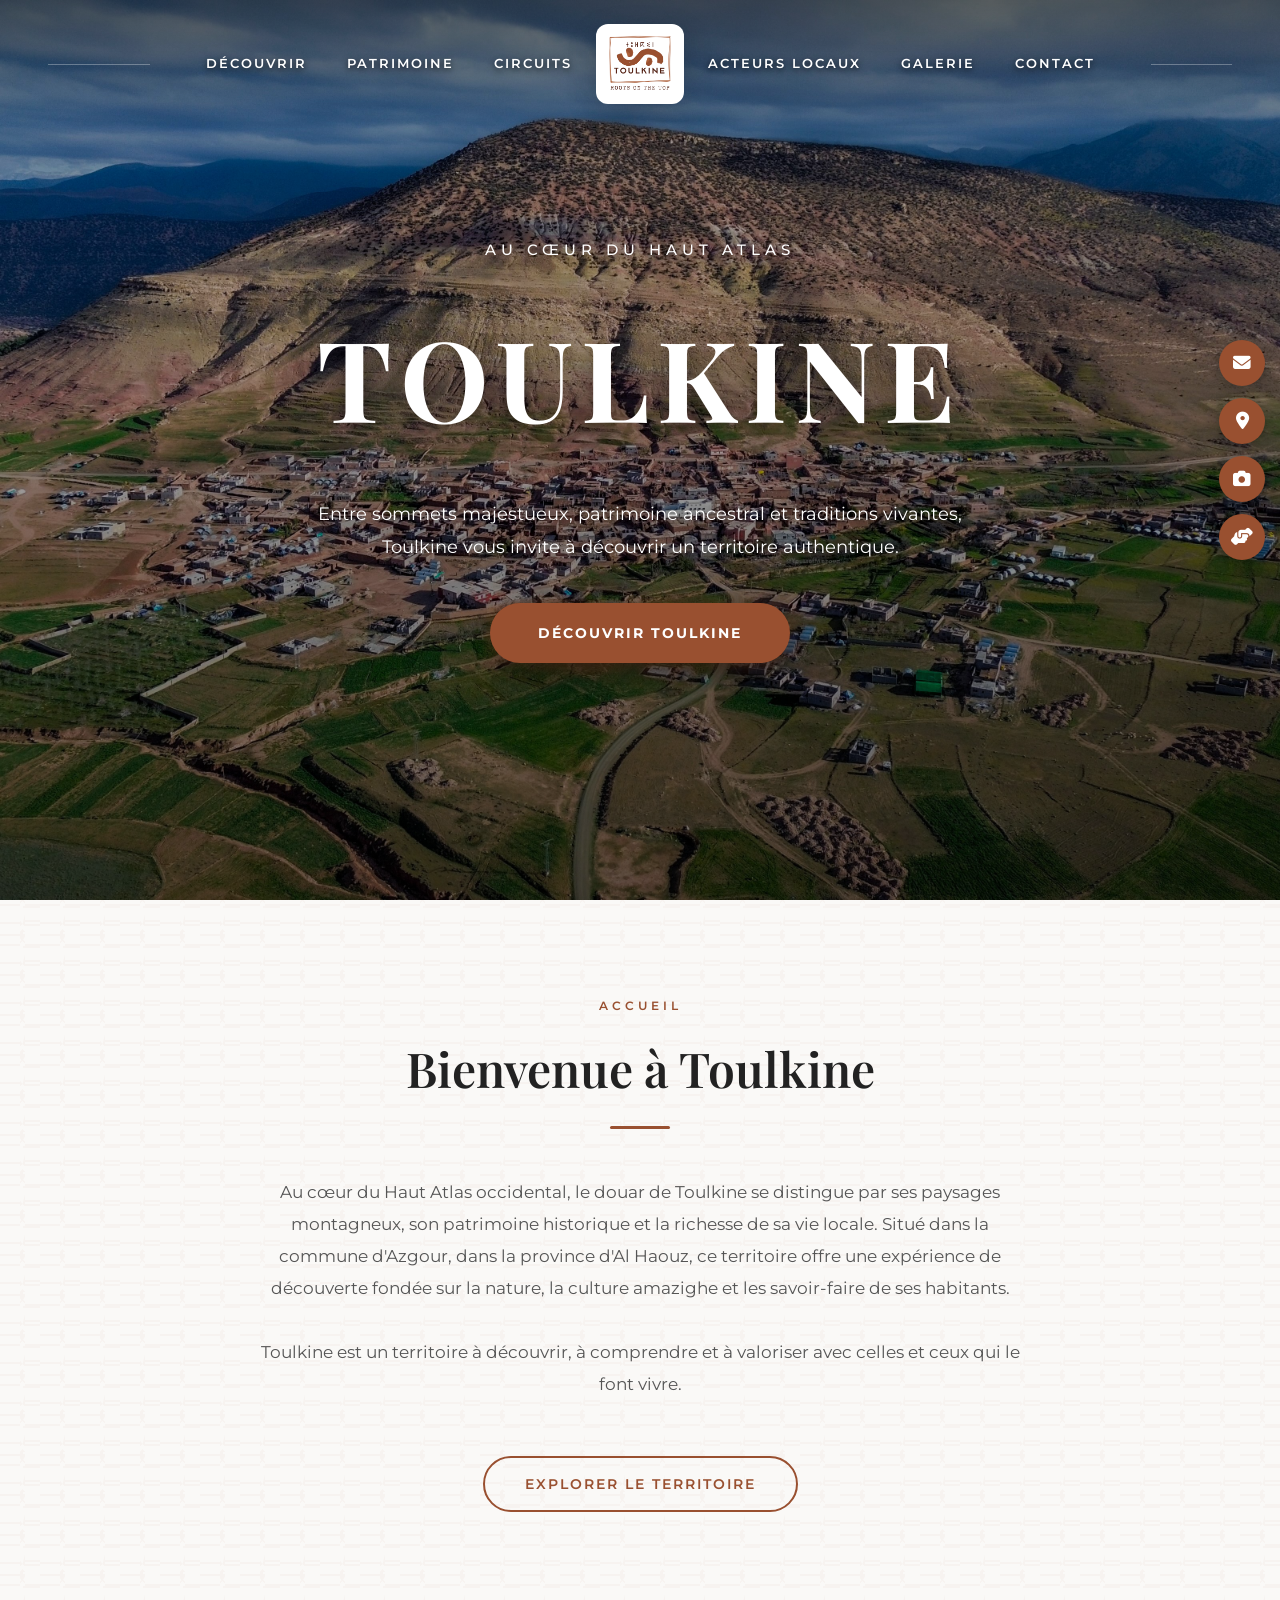
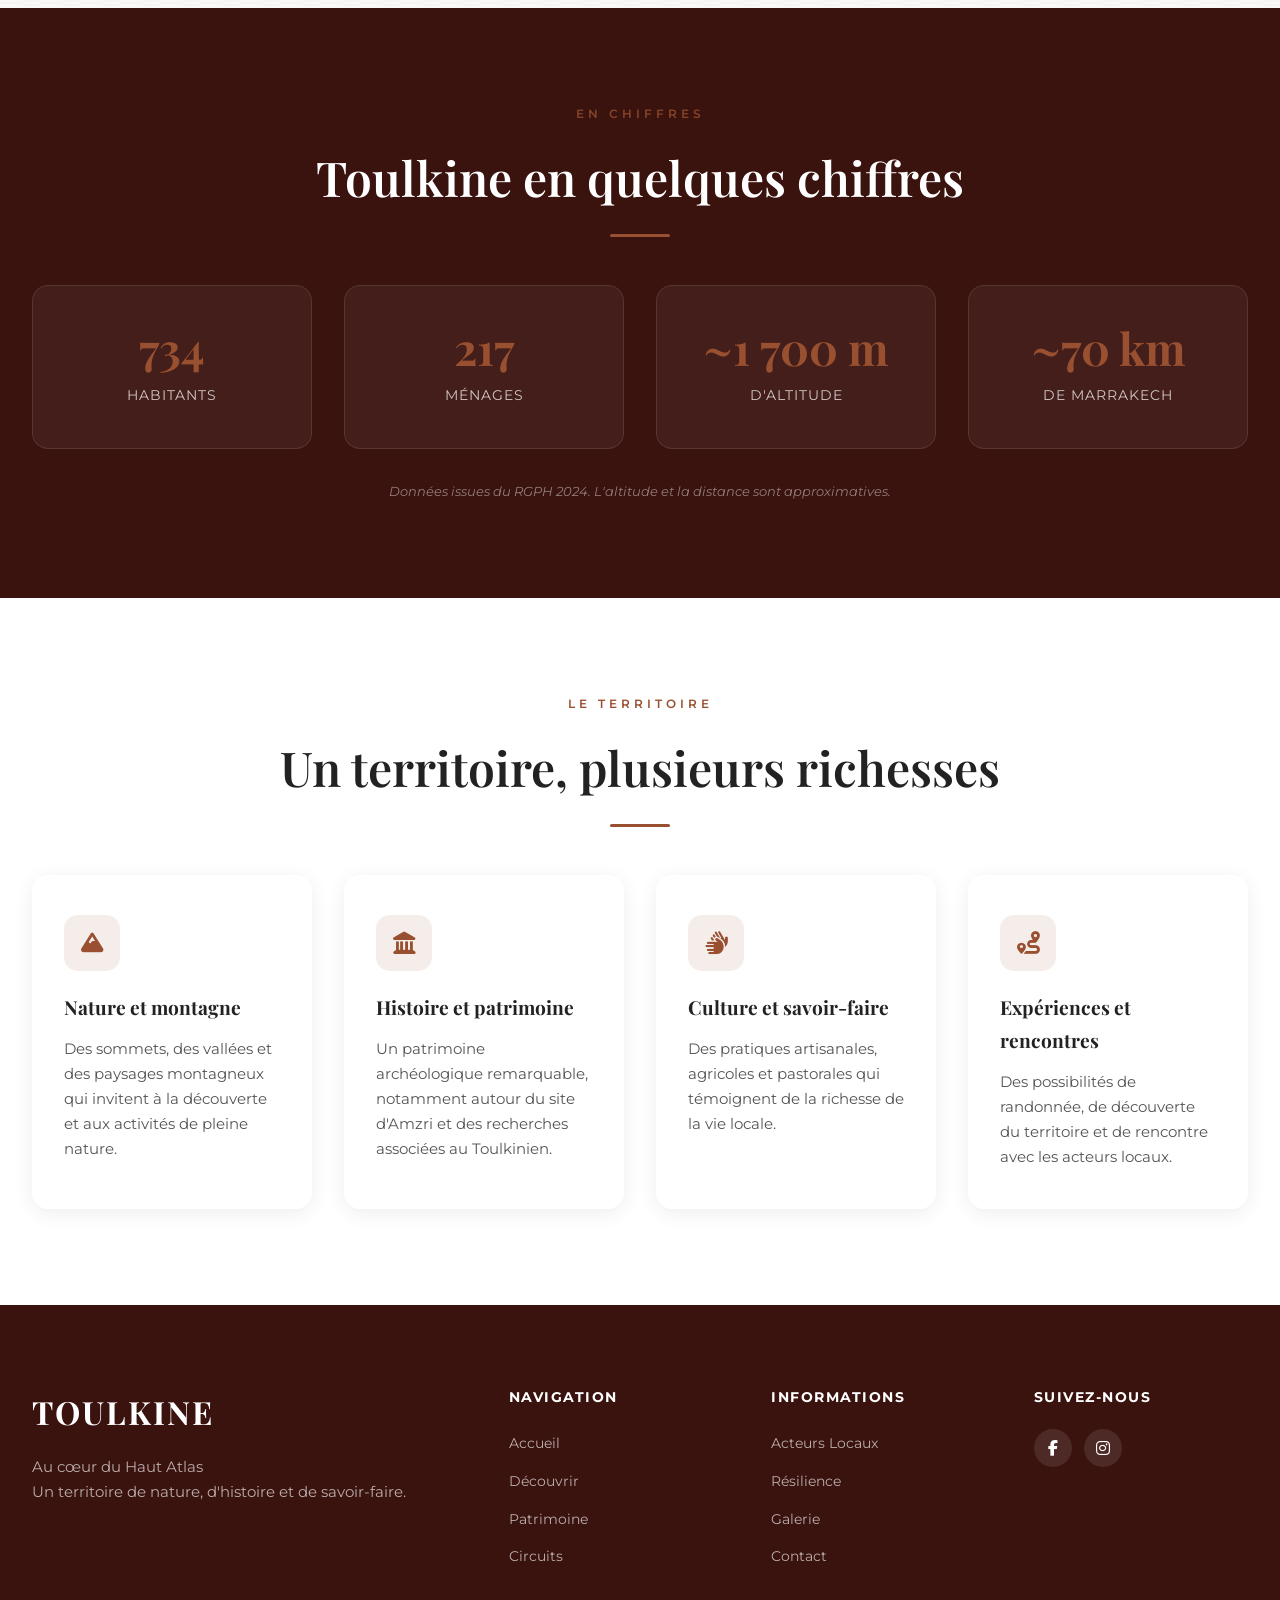
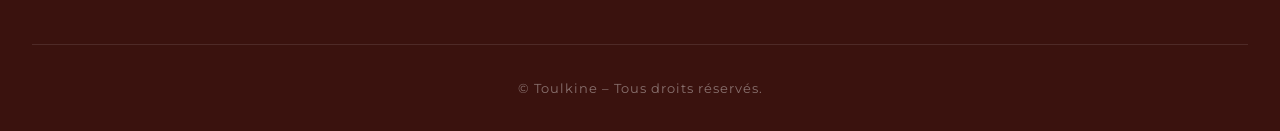
<file: index.html>
<!DOCTYPE html>
<html lang="fr">
<head>
    <meta charset="UTF-8">
    <meta name="viewport" content="width=device-width, initial-scale=1.0">
    <title>Toulkine – Au cœur du Haut Atlas</title>
    <link rel="stylesheet" href="css/style.css?v=13">
    <link rel="stylesheet" href="https://cdnjs.cloudflare.com/ajax/libs/font-awesome/6.4.0/css/all.min.css">
</head>
<body>

    <!-- HEADER -->
    <header id="main-header">
        <div class="menu-toggle" id="mobile-menu"><i class="fas fa-bars"></i></div>
        <div class="header-content">
            <nav class="nav-left">
                <hr class="nav-line">
                <a href="decouvrir.html">Découvrir</a>
                <a href="patrimoine.html">Patrimoine</a>
                <a href="circuits.html">Circuits</a>
            </nav>
            <div class="logo-center">
                <a href="index.html"><img src="images/logo.png" alt="Logo Toulkine"></a>
            </div>
            <nav class="nav-right">
                <a href="acteurs.html">Acteurs Locaux</a>
                <a href="gallery.html">Galerie</a>
                <a href="contact.html">Contact</a>
                <hr class="nav-line">
            </nav>
        </div>
    </header>

    <!-- SIDE MENU -->
    <div class="side-menu">
        <a href="contact.html" title="Contact"><i class="fas fa-envelope"></i></a>
        <a href="contact.html" title="Localisation"><i class="fas fa-map-marker-alt"></i></a>
        <a href="gallery.html" title="Galerie"><i class="fas fa-camera"></i></a>
        <a href="acteurs.html" title="Coopératives"><i class="fas fa-hands-helping"></i></a>
    </div>

    <main>

        <!-- HERO -->
        <section class="hero">
            <div class="hero-content">
                <p class="hero-eyebrow">Au cœur du Haut Atlas</p>
                <h1>TOULKINE</h1>
                <p class="hero-subtitle">Entre sommets majestueux, patrimoine ancestral et traditions vivantes, Toulkine vous invite à découvrir un territoire authentique.</p>
                <a href="decouvrir.html" class="hero-btn">DÉCOUVRIR TOULKINE</a>
            </div>
        </section>

        <!-- BIENVENUE -->
        <section class="section-full pattern-bg">
            <div class="container">
                <div class="intro-block">
                    <span class="section-label">Accueil</span>
                    <h2 class="section-title">Bienvenue à Toulkine</h2>
                    <p class="lead-text">Au cœur du Haut Atlas occidental, le douar de Toulkine se distingue par ses paysages montagneux, son patrimoine historique et la richesse de sa vie locale. Situé dans la commune d'Azgour, dans la province d'Al Haouz, ce territoire offre une expérience de découverte fondée sur la nature, la culture amazighe et les savoir-faire de ses habitants.</p>
                    <p class="lead-text">Toulkine est un territoire à découvrir, à comprendre et à valoriser avec celles et ceux qui le font vivre.</p>
                    <a href="decouvrir.html" class="btn-outline">Explorer le territoire</a>
                </div>
            </div>
        </section>

        <!-- CHIFFRES -->
        <section class="section-full section-dark">
            <div class="container">
                <span class="section-label light">En chiffres</span>
                <h2 class="section-title light">Toulkine en quelques chiffres</h2>
                <div class="stats-grid">
                    <div class="stat-card">
                        <span class="stat-number">734</span>
                        <span class="stat-label">habitants</span>
                    </div>
                    <div class="stat-card">
                        <span class="stat-number">217</span>
                        <span class="stat-label">ménages</span>
                    </div>
                    <div class="stat-card">
                        <span class="stat-number">~1 700 m</span>
                        <span class="stat-label">d'altitude</span>
                    </div>
                    <div class="stat-card">
                        <span class="stat-number">~70 km</span>
                        <span class="stat-label">de Marrakech</span>
                    </div>
                </div>
                <p class="stats-note">Données issues du RGPH 2024. L'altitude et la distance sont approximatives.</p>
            </div>
        </section>

        <!-- RICHESSES -->
        <section class="section-full">
            <div class="container">
                <span class="section-label">Le territoire</span>
                <h2 class="section-title">Un territoire, plusieurs richesses</h2>
                <div class="richesses-grid">
                    <a href="decouvrir.html" class="richesse-card">
                        <div class="richesse-icon"><i class="fas fa-mountain"></i></div>
                        <h3>Nature et montagne</h3>
                        <p>Des sommets, des vallées et des paysages montagneux qui invitent à la découverte et aux activités de pleine nature.</p>
                    </a>
                    <a href="patrimoine.html" class="richesse-card">
                        <div class="richesse-icon"><i class="fas fa-landmark"></i></div>
                        <h3>Histoire et patrimoine</h3>
                        <p>Un patrimoine archéologique remarquable, notamment autour du site d'Amzri et des recherches associées au Toulkinien.</p>
                    </a>
                    <a href="acteurs.html" class="richesse-card">
                        <div class="richesse-icon"><i class="fas fa-hands"></i></div>
                        <h3>Culture et savoir-faire</h3>
                        <p>Des pratiques artisanales, agricoles et pastorales qui témoignent de la richesse de la vie locale.</p>
                    </a>
                    <a href="circuits.html" class="richesse-card">
                        <div class="richesse-icon"><i class="fas fa-route"></i></div>
                        <h3>Expériences et rencontres</h3>
                        <p>Des possibilités de randonnée, de découverte du territoire et de rencontre avec les acteurs locaux.</p>
                    </a>
                </div>
            </div>
        </section>

    </main>

    <!-- FOOTER -->
    <footer class="site-footer">
        <div class="footer-container">
            <div class="footer-brand">
                <h2 class="footer-logo">TOULKINE</h2>
                <p>Au cœur du Haut Atlas<br>Un territoire de nature, d'histoire et de savoir-faire.</p>
            </div>
            <div class="footer-links">
                <h3>Navigation</h3>
                <ul>
                    <li><a href="index.html">Accueil</a></li>
                    <li><a href="decouvrir.html">Découvrir</a></li>
                    <li><a href="patrimoine.html">Patrimoine</a></li>
                    <li><a href="circuits.html">Circuits</a></li>
                </ul>
            </div>
            <div class="footer-links">
                <h3>Informations</h3>
                <ul>
                    <li><a href="acteurs.html">Acteurs Locaux</a></li>
                    <li><a href="resilience.html">Résilience</a></li>
                    <li><a href="gallery.html">Galerie</a></li>
                    <li><a href="contact.html">Contact</a></li>
                </ul>
            </div>
            <div class="footer-social">
                <h3>Suivez-nous</h3>
                <div class="social-icons">
                    <a href="#"><i class="fab fa-facebook-f"></i></a>
                    <a href="#"><i class="fab fa-instagram"></i></a>
                </div>
            </div>
        </div>
        <div class="footer-bottom">
            <p>&copy; Toulkine – Tous droits réservés.</p>
        </div>
    </footer>

    <script src="js/script.js"></script>
</body>
</html>
</file>
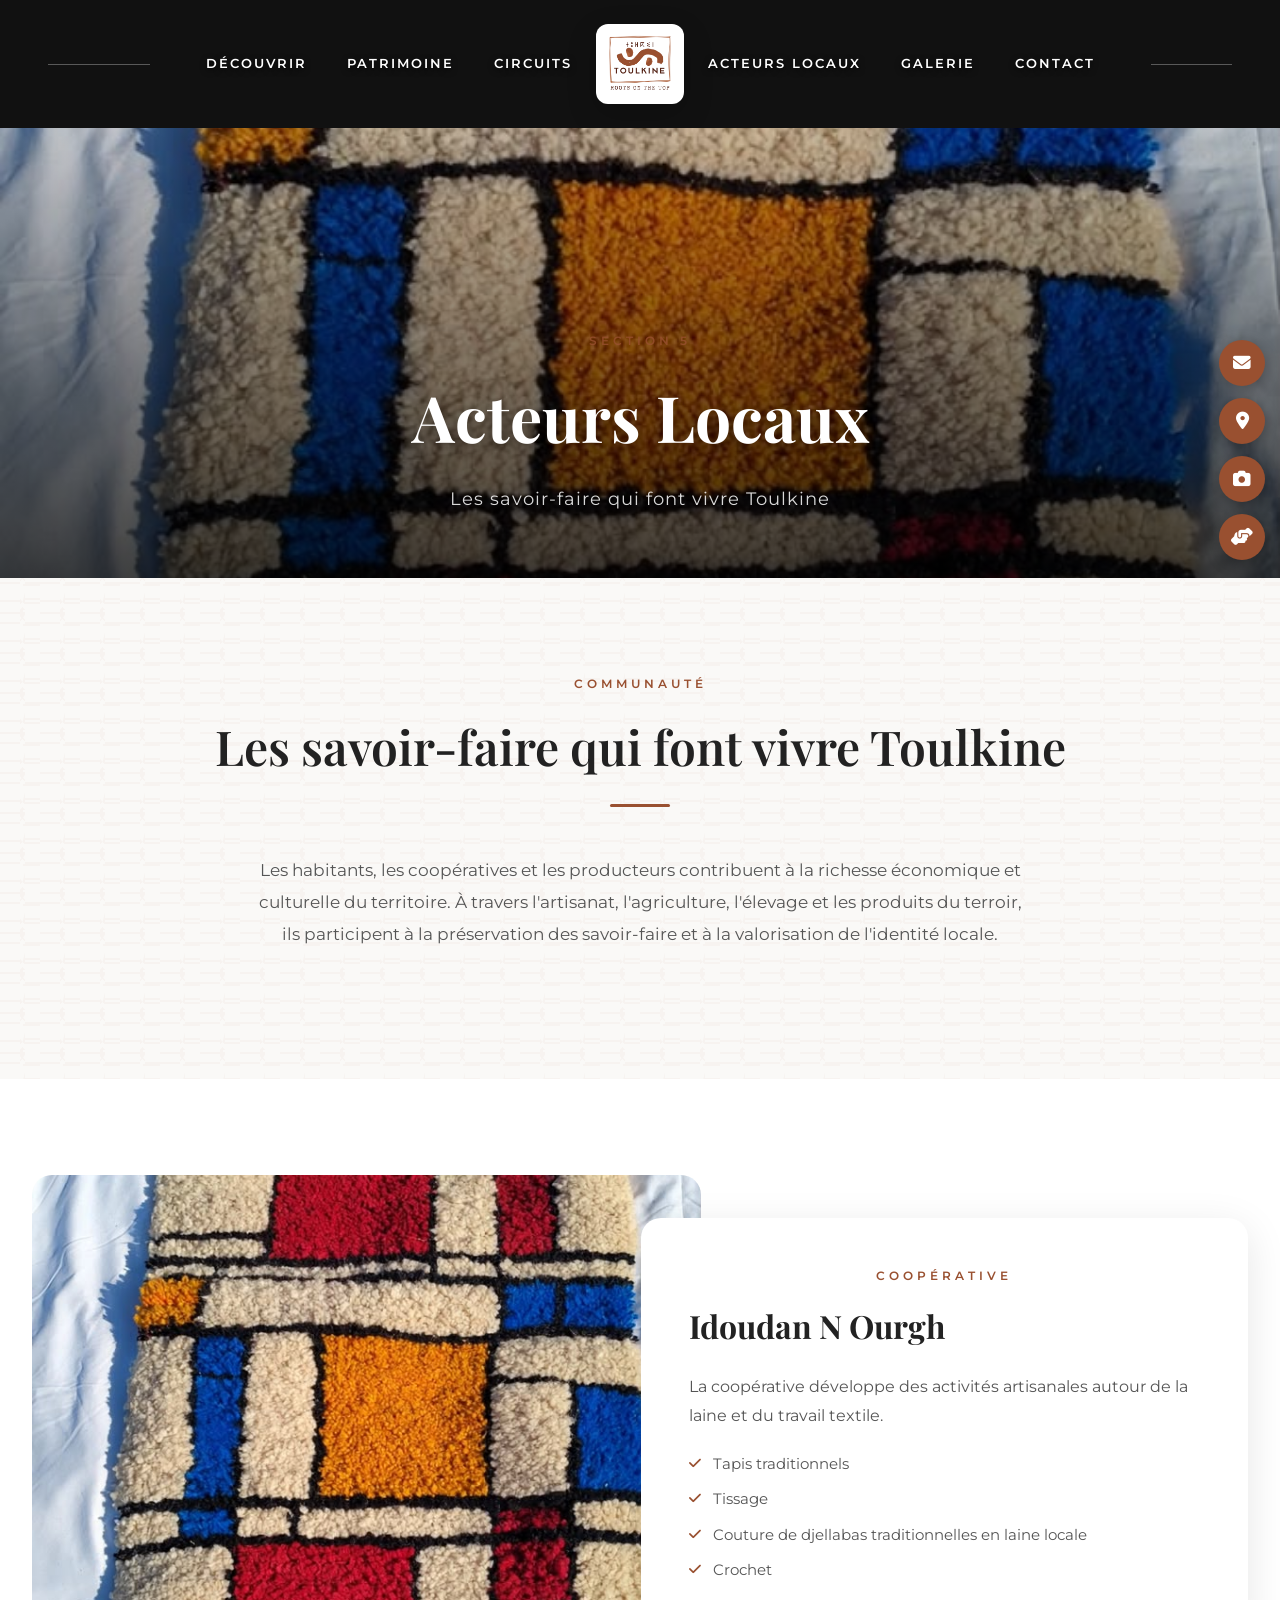
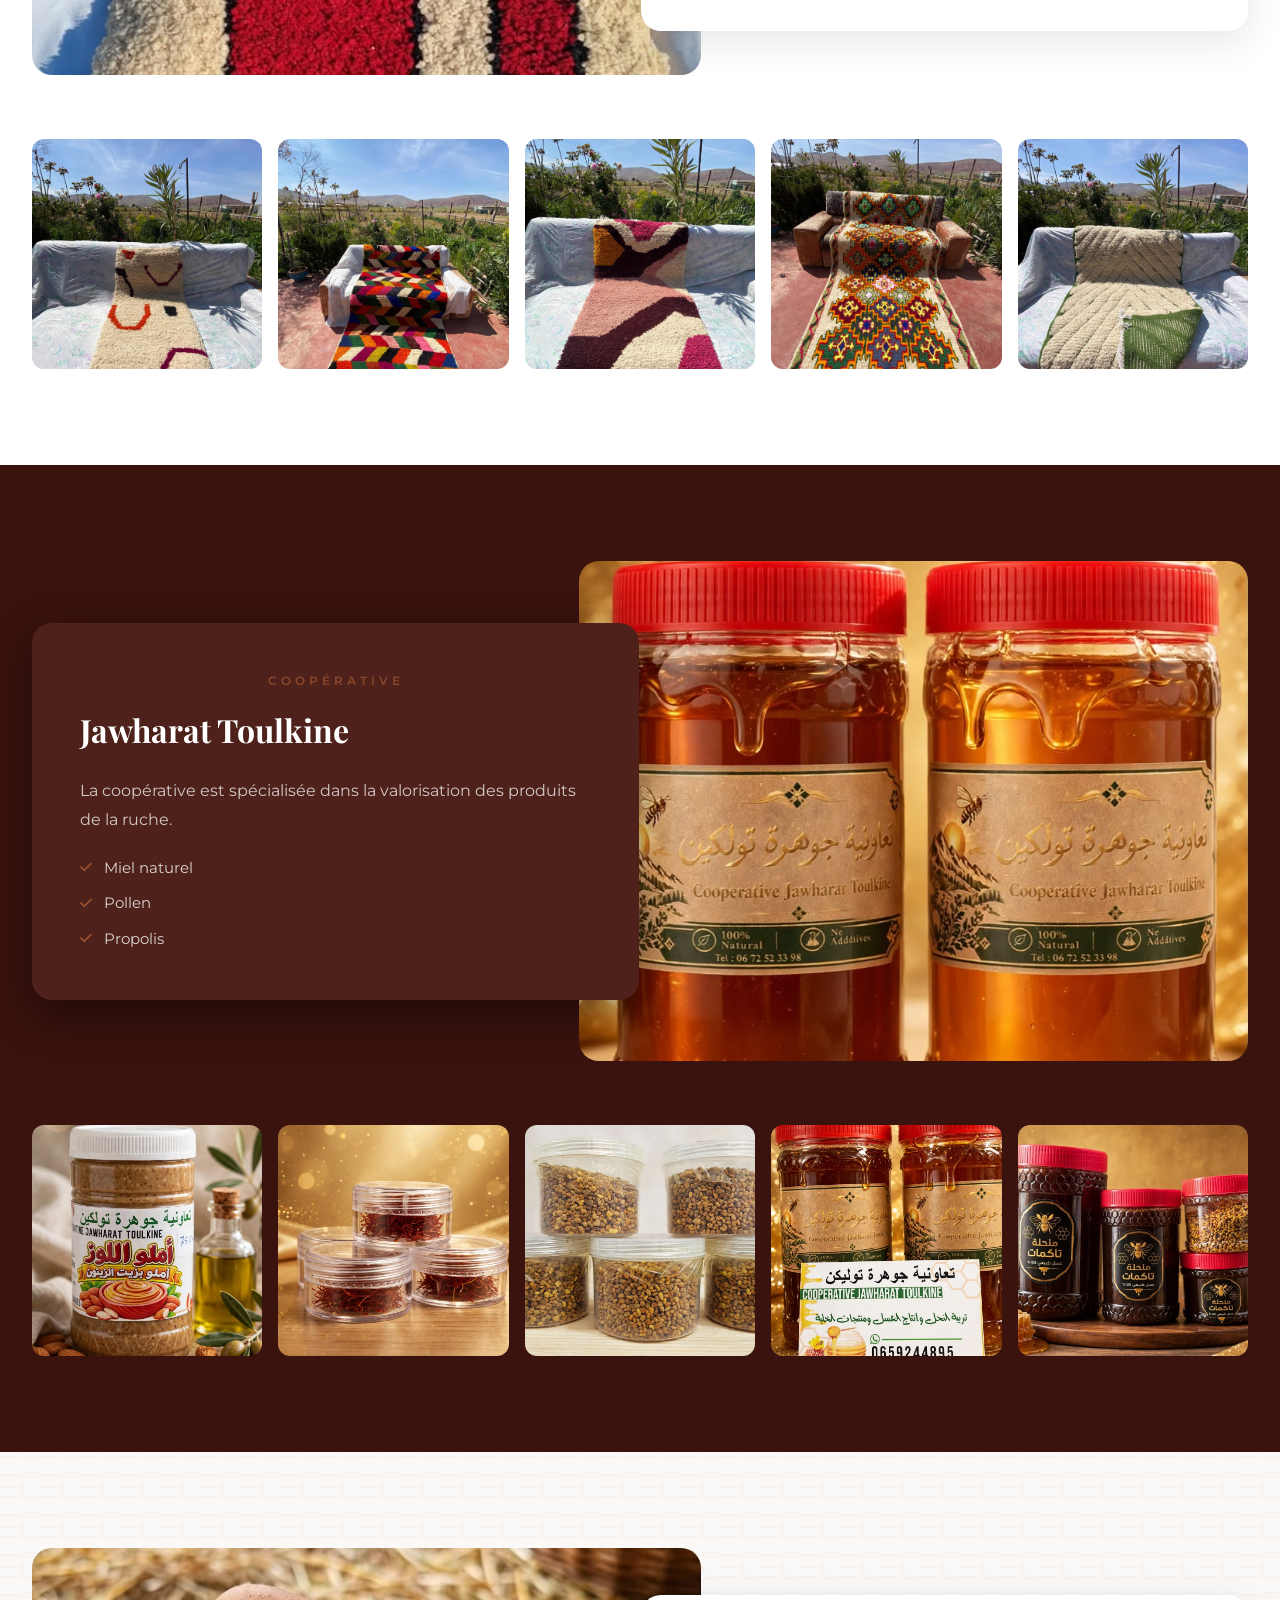
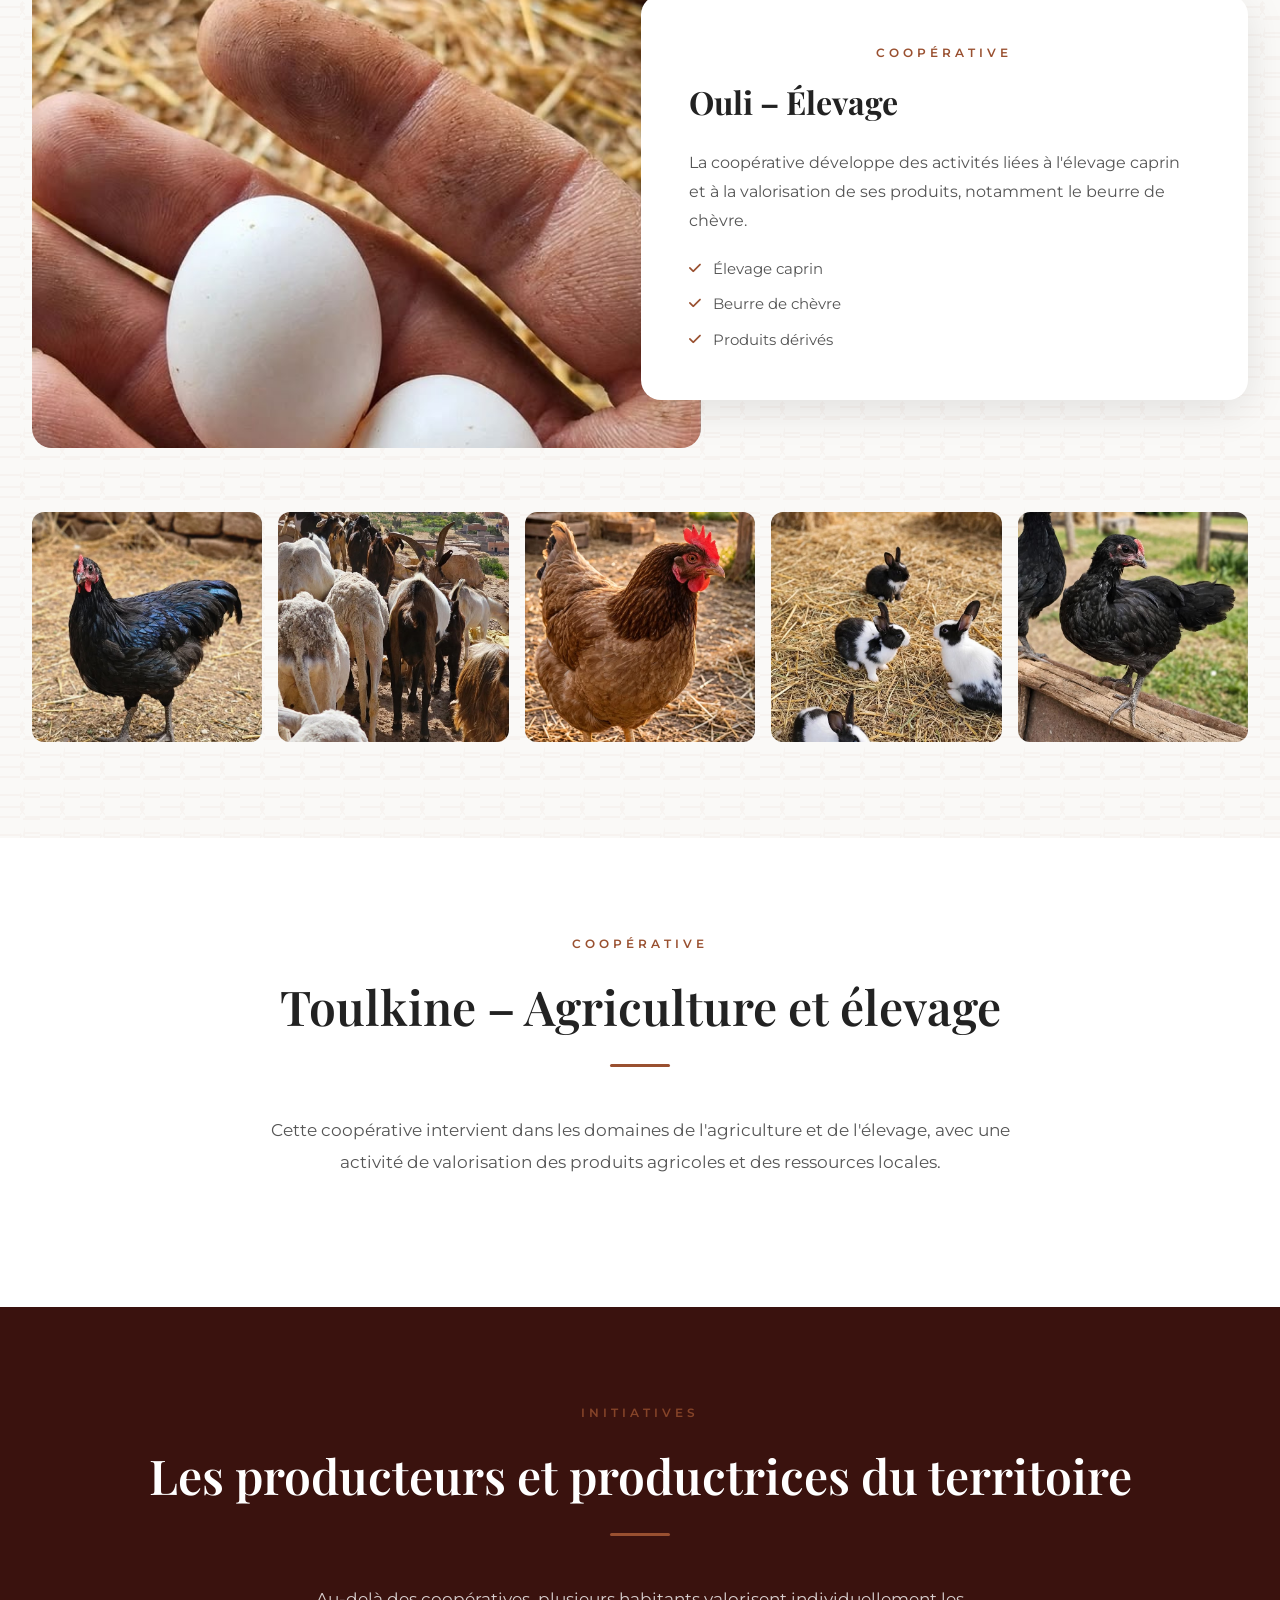
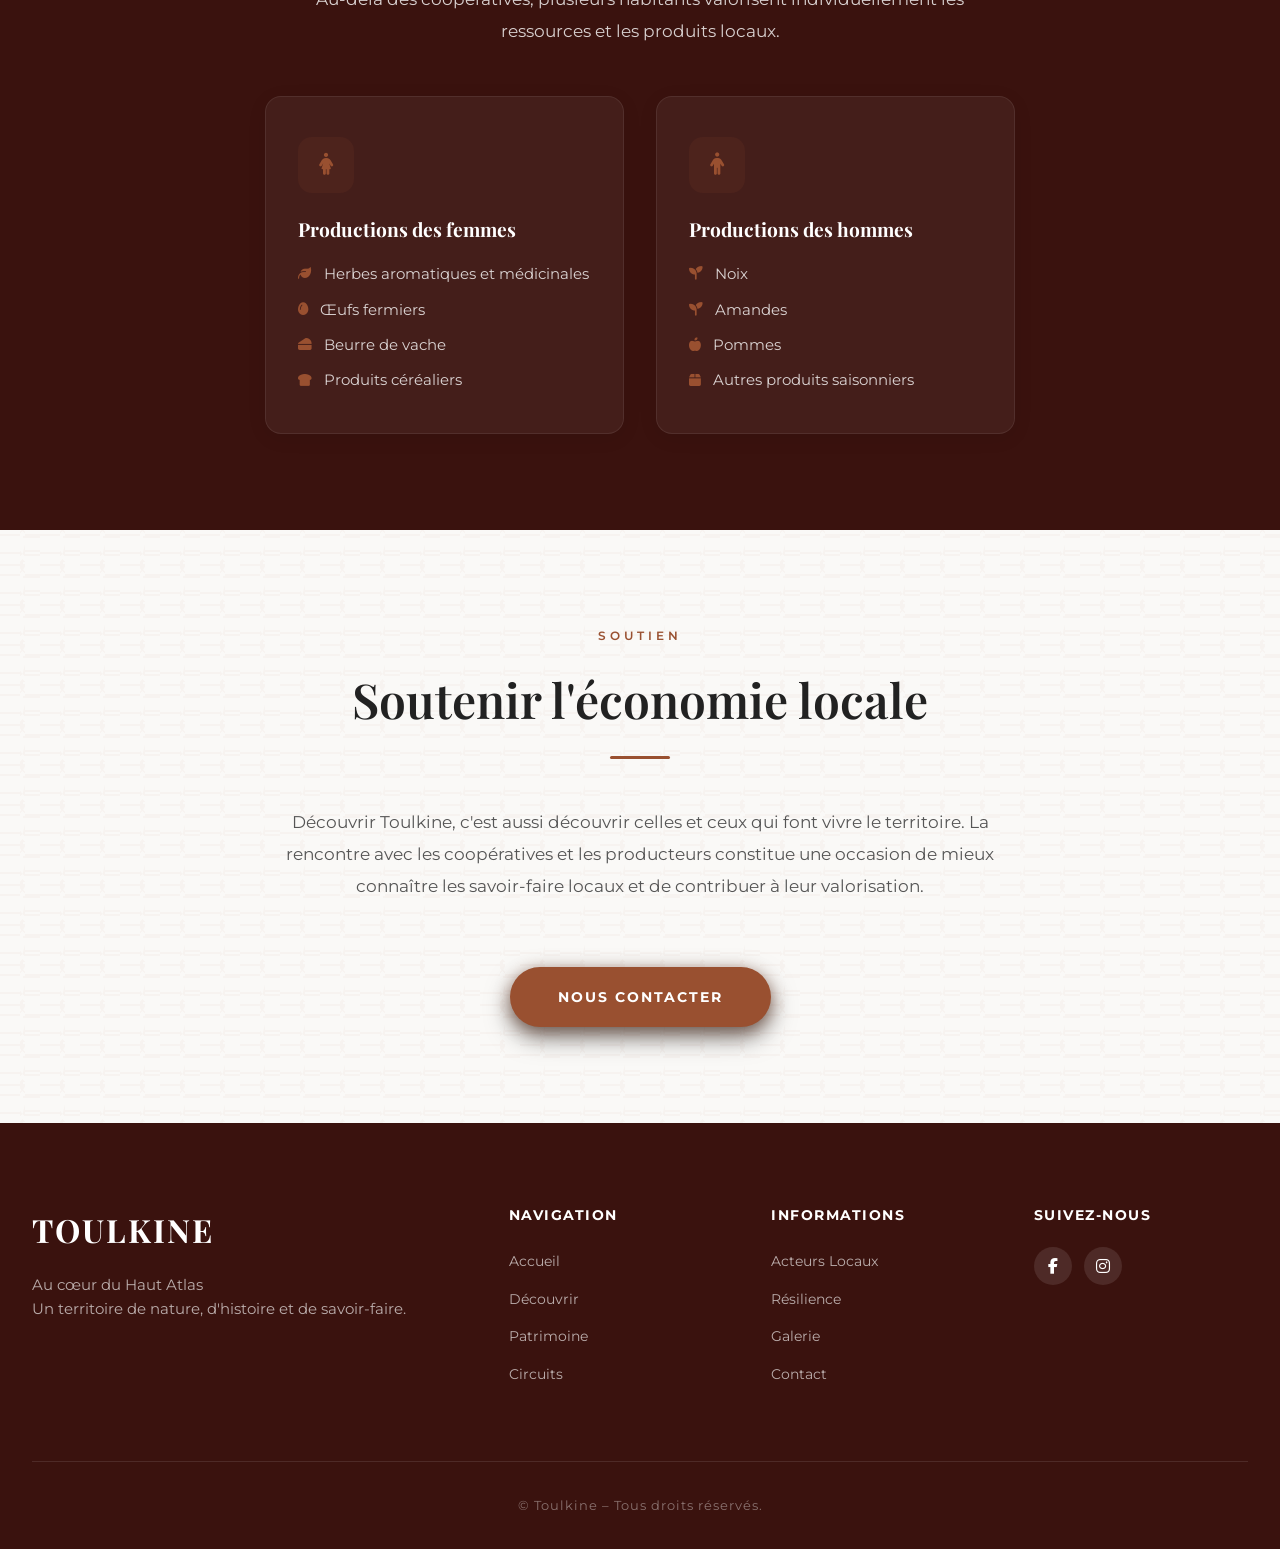
<file: acteurs.html>
<!DOCTYPE html>
<html lang="fr">
<head>
    <meta charset="UTF-8">
    <meta name="viewport" content="width=device-width, initial-scale=1.0">
    <title>Acteurs Locaux – Toulkine</title>
    <link rel="stylesheet" href="css/style.css?v=13">
    <link rel="stylesheet" href="https://cdnjs.cloudflare.com/ajax/libs/font-awesome/6.4.0/css/all.min.css">
</head>
<body>

    <header class="solid-header" id="main-header">
        <div class="menu-toggle" id="mobile-menu"><i class="fas fa-bars"></i></div>
        <div class="header-content">
            <nav class="nav-left">
                <hr class="nav-line">
                <a href="decouvrir.html">Découvrir</a>
                <a href="patrimoine.html">Patrimoine</a>
                <a href="circuits.html">Circuits</a>
            </nav>
            <div class="logo-center">
                <a href="index.html"><img src="images/logo.png" alt="Logo Toulkine"></a>
            </div>
            <nav class="nav-right">
                <a href="acteurs.html">Acteurs Locaux</a>
                <a href="gallery.html">Galerie</a>
                <a href="contact.html">Contact</a>
                <hr class="nav-line">
            </nav>
        </div>
    </header>

    <!-- SIDE MENU -->
    <div class="side-menu">
        <a href="contact.html" title="Contact"><i class="fas fa-envelope"></i></a>
        <a href="contact.html" title="Localisation"><i class="fas fa-map-marker-alt"></i></a>
        <a href="gallery.html" title="Galerie"><i class="fas fa-camera"></i></a>
        <a href="acteurs.html" title="Coopératives"><i class="fas fa-hands-helping"></i></a>
    </div>

    <main>
        <section class="page-hero" style="background-image: url('images/rug-1.jpeg');">
            <div class="page-hero-content">
                <span class="section-label light">Section 5</span>
                <h1>Acteurs Locaux</h1>
                <p>Les savoir-faire qui font vivre Toulkine</p>
            </div>
        </section>

        <!-- INTRO -->
        <section class="section-full pattern-bg">
            <div class="container text-center-section">
                <span class="section-label">Communauté</span>
                <h2 class="section-title">Les savoir-faire qui font vivre Toulkine</h2>
                <p class="lead-text">Les habitants, les coopératives et les producteurs contribuent à la richesse économique et culturelle du territoire. À travers l'artisanat, l'agriculture, l'élevage et les produits du terroir, ils participent à la préservation des savoir-faire et à la valorisation de l'identité locale.</p>
            </div>
        </section>

        <!-- COOPÉRATIVE TAPIS -->
        <section class="section-full">
            <div class="container">
                <div class="text-image-grid">
                    <div class="grid-image">
                        <img src="images/rug-1.jpeg" alt="Coopérative Idoudan N Ourgh – Tapis">
                    </div>
                    <div class="grid-text">
                        <span class="section-label">Coopérative</span>
                        <h2>Idoudan N Ourgh</h2>
                        <p>La coopérative développe des activités artisanales autour de la laine et du travail textile.</p>
                        <ul class="product-list">
                            <li><i class="fas fa-check"></i> Tapis traditionnels</li>
                            <li><i class="fas fa-check"></i> Tissage</li>
                            <li><i class="fas fa-check"></i> Couture de djellabas traditionnelles en laine locale</li>
                            <li><i class="fas fa-check"></i> Crochet</li>
                        </ul>
                    </div>
                </div>
                <!-- RUGS GALLERY -->
                <div class="product-gallery">
                    <div class="product-img"><img src="images/rug-2.jpeg" alt="Tapis 2"></div>
                    <div class="product-img"><img src="images/rug-3.jpeg" alt="Tapis 3"></div>
                    <div class="product-img"><img src="images/rug-4.jpeg" alt="Tapis 4"></div>
                    <div class="product-img"><img src="images/rug-5.jpeg" alt="Tapis 5"></div>
                    <div class="product-img"><img src="images/rug-6.jpeg" alt="Tapis 6"></div>
                </div>
            </div>
        </section>

        <!-- COOPÉRATIVE MIEL -->
        <section class="section-full section-dark">
            <div class="container">
                <div class="text-image-grid reverse">
                    <div class="grid-image">
                        <img src="images/honey-1.jpeg" alt="Coopérative Jawharat Toulkine – Miel">
                    </div>
                    <div class="grid-text dark-card">
                        <span class="section-label light">Coopérative</span>
                        <h2>Jawharat Toulkine</h2>
                        <p>La coopérative est spécialisée dans la valorisation des produits de la ruche.</p>
                        <ul class="product-list light">
                            <li><i class="fas fa-check"></i> Miel naturel</li>
                            <li><i class="fas fa-check"></i> Pollen</li>
                            <li><i class="fas fa-check"></i> Propolis</li>
                        </ul>
                    </div>
                </div>
                <!-- HONEY GALLERY -->
                <div class="product-gallery dark-gallery">
                    <div class="product-img"><img src="images/honey-2.jpeg" alt="Miel 2"></div>
                    <div class="product-img"><img src="images/honey-3.jpeg" alt="Miel 3"></div>
                    <div class="product-img"><img src="images/honey-4.jpeg" alt="Miel 4"></div>
                    <div class="product-img"><img src="images/honey-5.jpeg" alt="Miel 5"></div>
                    <div class="product-img"><img src="images/honey-6.jpeg" alt="Miel 6"></div>
                </div>
            </div>
        </section>

        <!-- COOPÉRATIVE ÉLEVAGE -->
        <section class="section-full pattern-bg">
            <div class="container">
                <div class="text-image-grid">
                    <div class="grid-image">
                        <img src="images/animal-1.jpeg" alt="Coopérative Ouli – Élevage caprin">
                    </div>
                    <div class="grid-text">
                        <span class="section-label">Coopérative</span>
                        <h2>Ouli – Élevage</h2>
                        <p>La coopérative développe des activités liées à l'élevage caprin et à la valorisation de ses produits, notamment le beurre de chèvre.</p>
                        <ul class="product-list">
                            <li><i class="fas fa-check"></i> Élevage caprin</li>
                            <li><i class="fas fa-check"></i> Beurre de chèvre</li>
                            <li><i class="fas fa-check"></i> Produits dérivés</li>
                        </ul>
                    </div>
                </div>
                <div class="product-gallery">
                    <div class="product-img"><img src="images/animal-3.jpeg" alt="Élevage 3"></div>
                    <div class="product-img"><img src="images/animal-4.jpeg" alt="Élevage 4"></div>
                    <div class="product-img"><img src="images/animal-5.jpeg" alt="Élevage 5"></div>
                    <div class="product-img"><img src="images/animal-6.jpeg" alt="Élevage 6"></div>
                    <div class="product-img"><img src="images/animal-7.jpeg" alt="Élevage 7"></div>
                </div>
            </div>
        </section>

        <!-- COOPÉRATIVE AGRICULTURE -->
        <section class="section-full">
            <div class="container text-center-section">
                <span class="section-label">Coopérative</span>
                <h2 class="section-title">Toulkine – Agriculture et élevage</h2>
                <p class="lead-text">Cette coopérative intervient dans les domaines de l'agriculture et de l'élevage, avec une activité de valorisation des produits agricoles et des ressources locales.</p>
            </div>
        </section>

        <!-- PRODUCTEURS -->
        <section class="section-full section-dark">
            <div class="container">
                <span class="section-label light">Initiatives</span>
                <h2 class="section-title light">Les producteurs et productrices du territoire</h2>
                <p class="lead-text" style="color:rgba(255,255,255,0.8); text-align:center; max-width:700px; margin:0 auto 3rem;">Au-delà des coopératives, plusieurs habitants valorisent individuellement les ressources et les produits locaux.</p>
                <div class="richesses-grid" style="grid-template-columns: repeat(2, 1fr); max-width: 750px; margin: 0 auto;">
                    <div class="richesse-card dark-richesse">
                        <div class="richesse-icon"><i class="fas fa-female"></i></div>
                        <h3>Productions des femmes</h3>
                        <ul class="product-list light" style="text-align:left; margin-top:1rem;">
                            <li><i class="fas fa-leaf"></i> Herbes aromatiques et médicinales</li>
                            <li><i class="fas fa-egg"></i> Œufs fermiers</li>
                            <li><i class="fas fa-cheese"></i> Beurre de vache</li>
                            <li><i class="fas fa-bread-slice"></i> Produits céréaliers</li>
                        </ul>
                    </div>
                    <div class="richesse-card dark-richesse">
                        <div class="richesse-icon"><i class="fas fa-male"></i></div>
                        <h3>Productions des hommes</h3>
                        <ul class="product-list light" style="text-align:left; margin-top:1rem;">
                            <li><i class="fas fa-seedling"></i> Noix</li>
                            <li><i class="fas fa-seedling"></i> Amandes</li>
                            <li><i class="fas fa-apple-alt"></i> Pommes</li>
                            <li><i class="fas fa-box"></i> Autres produits saisonniers</li>
                        </ul>
                    </div>
                </div>
            </div>
        </section>

        <!-- CTA -->
        <section class="section-full pattern-bg">
            <div class="container text-center-section">
                <span class="section-label">Soutien</span>
                <h2 class="section-title">Soutenir l'économie locale</h2>
                <p class="lead-text">Découvrir Toulkine, c'est aussi découvrir celles et ceux qui font vivre le territoire. La rencontre avec les coopératives et les producteurs constitue une occasion de mieux connaître les savoir-faire locaux et de contribuer à leur valorisation.</p>
                <a href="contact.html" class="hero-btn" style="margin-top:2rem; display:inline-block;">Nous contacter</a>
            </div>
        </section>

    </main>

    <footer class="site-footer">
        <div class="footer-container">
            <div class="footer-brand">
                <h2 class="footer-logo">TOULKINE</h2>
                <p>Au cœur du Haut Atlas<br>Un territoire de nature, d'histoire et de savoir-faire.</p>
            </div>
            <div class="footer-links">
                <h3>Navigation</h3>
                <ul>
                    <li><a href="index.html">Accueil</a></li>
                    <li><a href="decouvrir.html">Découvrir</a></li>
                    <li><a href="patrimoine.html">Patrimoine</a></li>
                    <li><a href="circuits.html">Circuits</a></li>
                </ul>
            </div>
            <div class="footer-links">
                <h3>Informations</h3>
                <ul>
                    <li><a href="acteurs.html">Acteurs Locaux</a></li>
                    <li><a href="resilience.html">Résilience</a></li>
                    <li><a href="gallery.html">Galerie</a></li>
                    <li><a href="contact.html">Contact</a></li>
                </ul>
            </div>
            <div class="footer-social">
                <h3>Suivez-nous</h3>
                <div class="social-icons">
                    <a href="#"><i class="fab fa-facebook-f"></i></a>
                    <a href="#"><i class="fab fa-instagram"></i></a>
                </div>
            </div>
        </div>
        <div class="footer-bottom">
            <p>&copy; Toulkine – Tous droits réservés.</p>
        </div>
    </footer>

    <script src="js/script.js"></script>
</body>
</html>
</file>
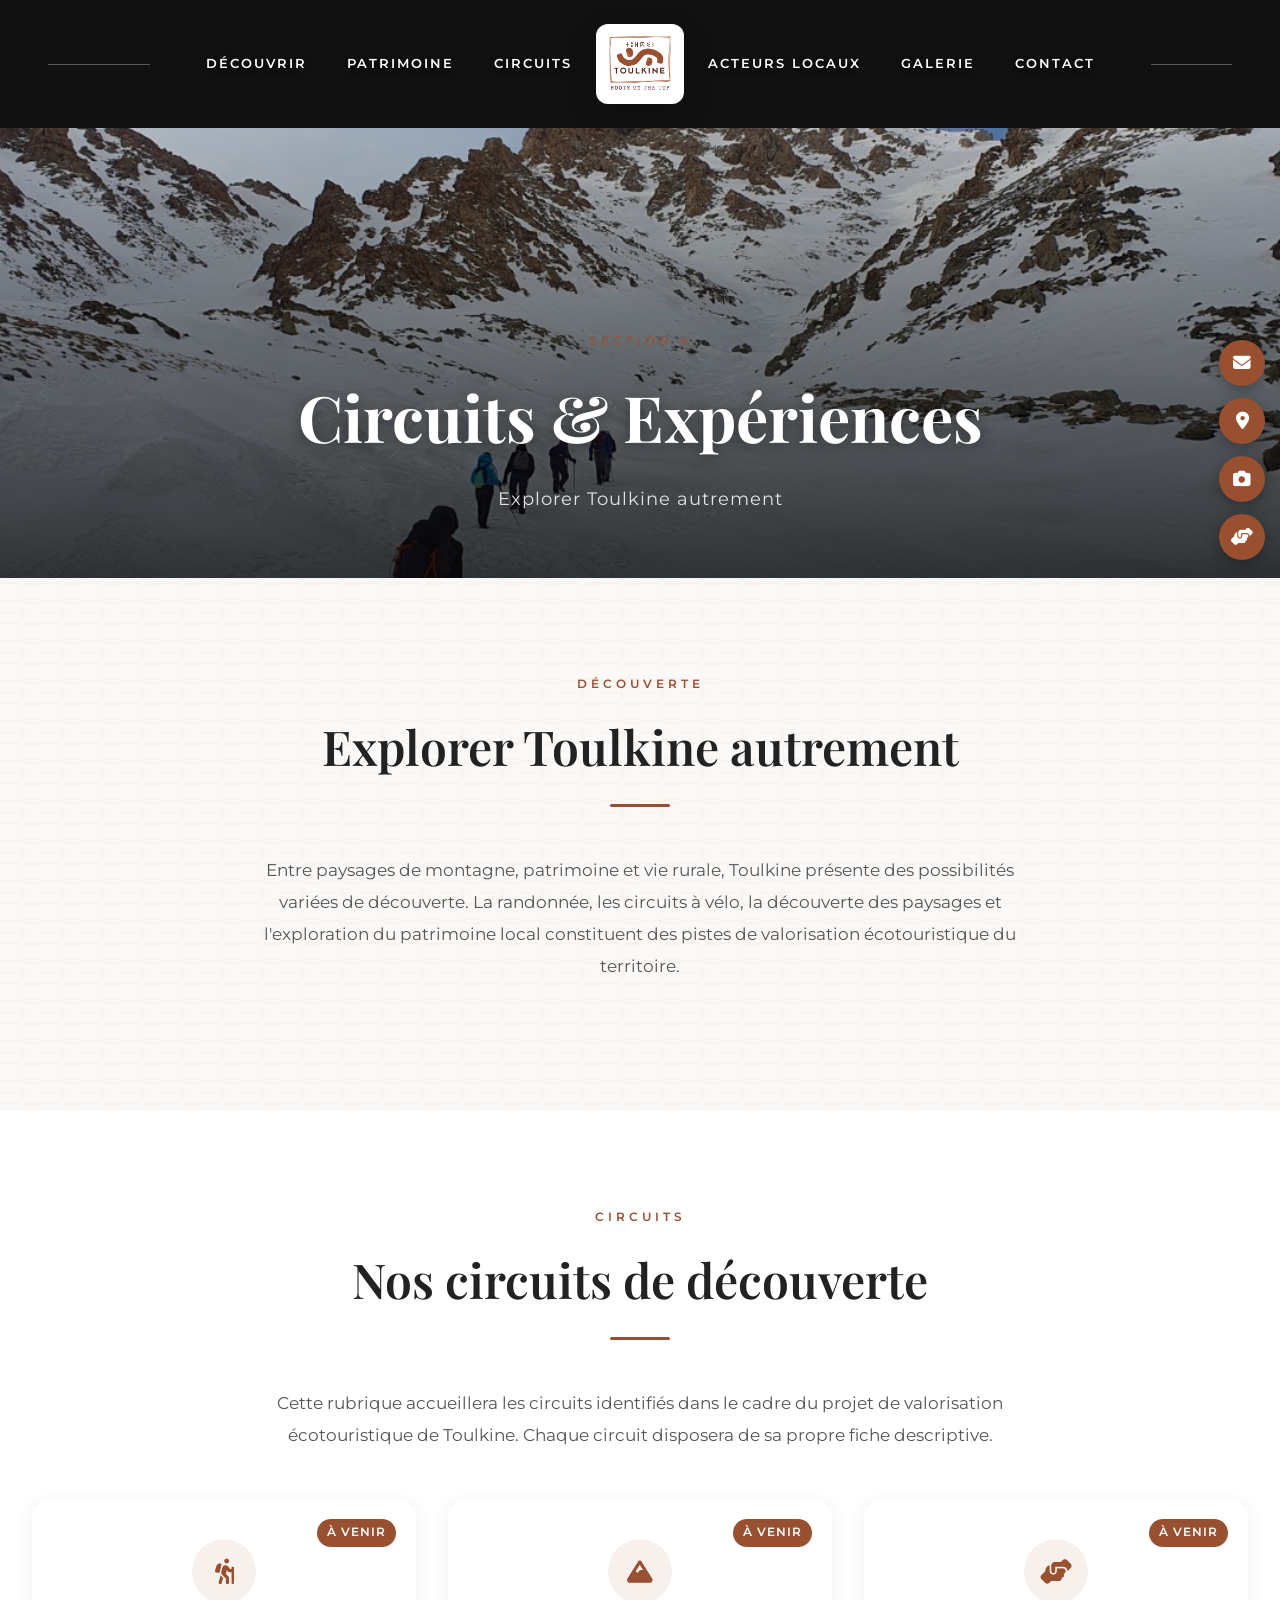
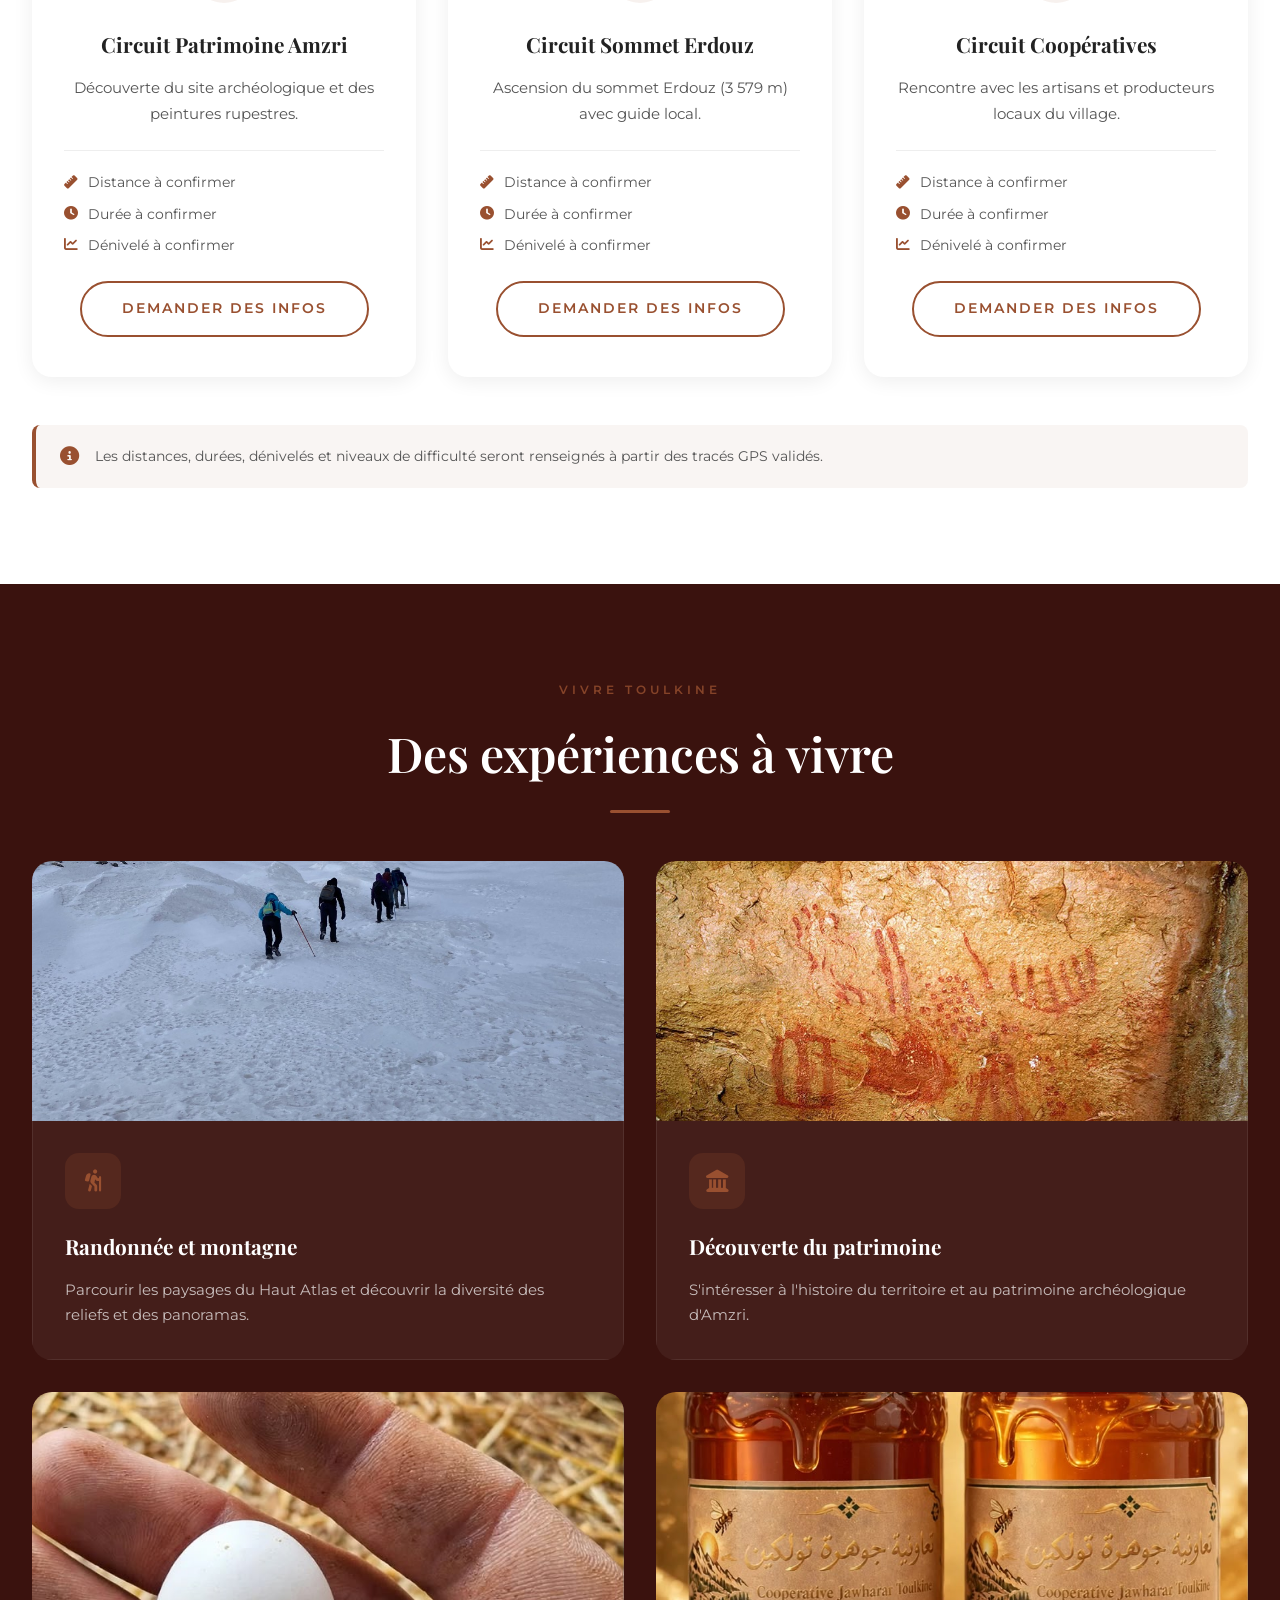
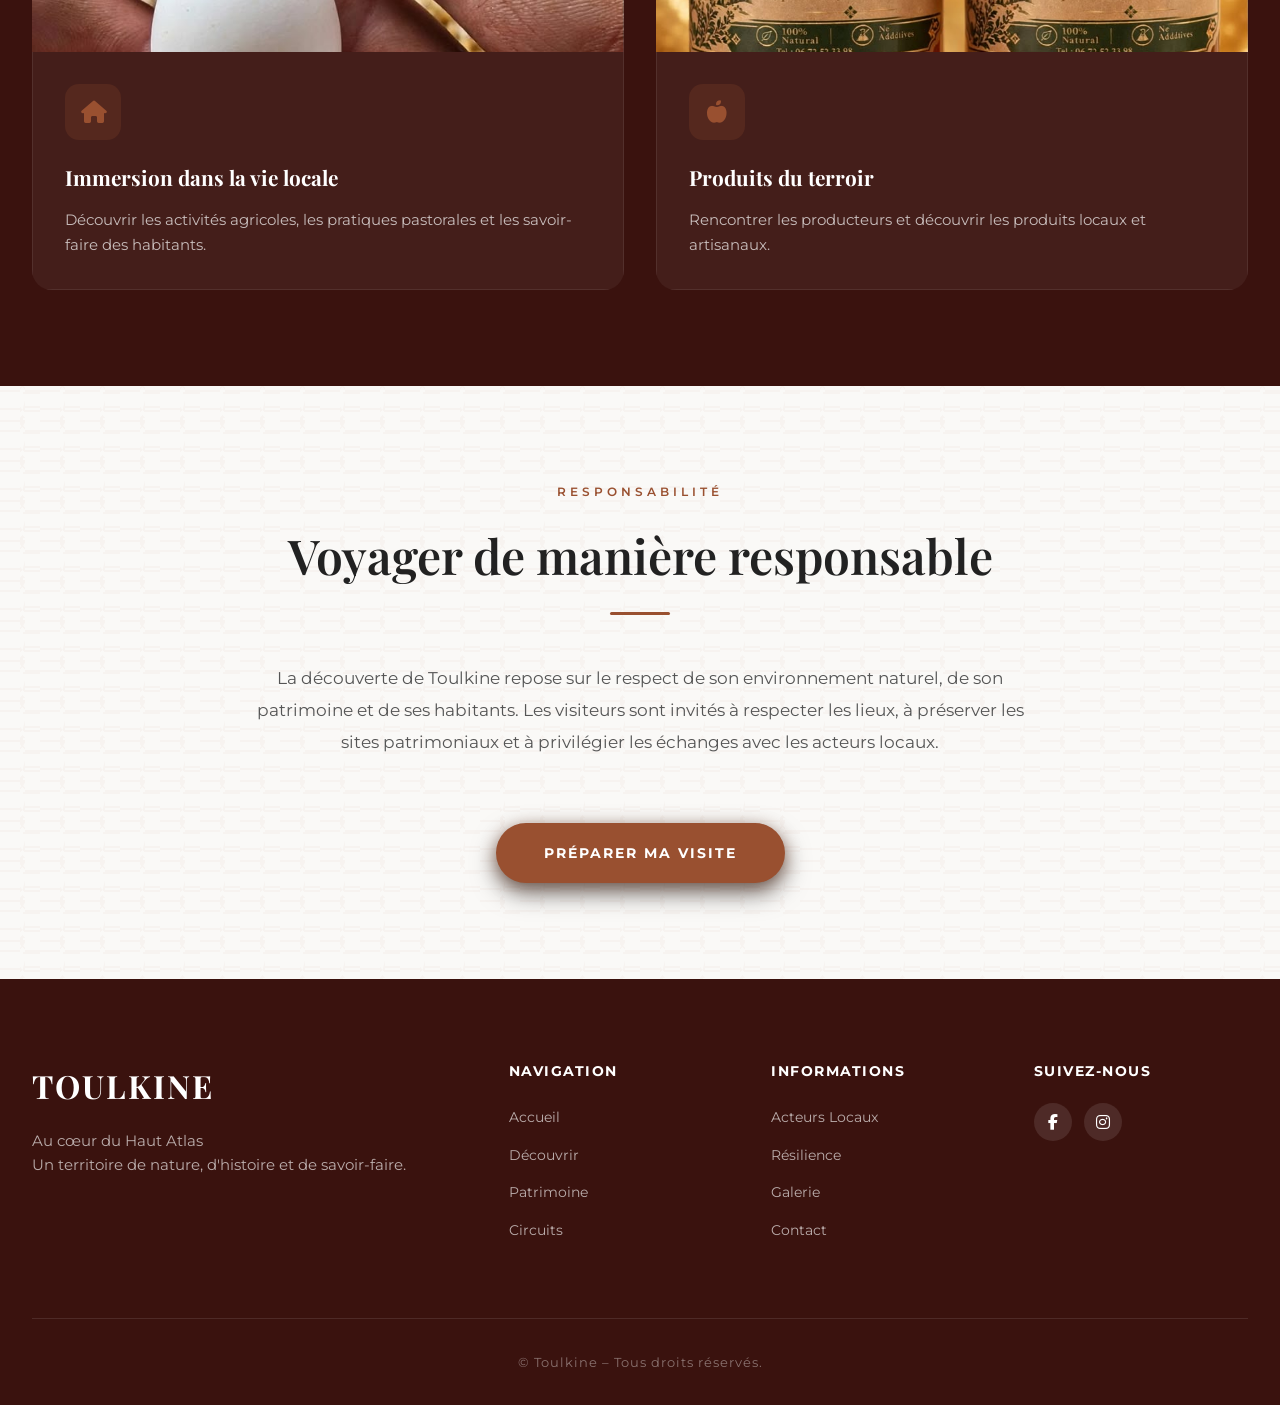
<file: circuits.html>
<!DOCTYPE html>
<html lang="fr">
<head>
    <meta charset="UTF-8">
    <meta name="viewport" content="width=device-width, initial-scale=1.0">
    <title>Circuits & Expériences – Toulkine</title>
    <link rel="stylesheet" href="css/style.css?v=13">
    <link rel="stylesheet" href="https://cdnjs.cloudflare.com/ajax/libs/font-awesome/6.4.0/css/all.min.css">
</head>
<body>

    <header class="solid-header" id="main-header">
        <div class="menu-toggle" id="mobile-menu"><i class="fas fa-bars"></i></div>
        <div class="header-content">
            <nav class="nav-left">
                <hr class="nav-line">
                <a href="decouvrir.html">Découvrir</a>
                <a href="patrimoine.html">Patrimoine</a>
                <a href="circuits.html">Circuits</a>
            </nav>
            <div class="logo-center">
                <a href="index.html"><img src="images/logo.png" alt="Logo Toulkine"></a>
            </div>
            <nav class="nav-right">
                <a href="acteurs.html">Acteurs Locaux</a>
                <a href="gallery.html">Galerie</a>
                <a href="contact.html">Contact</a>
                <hr class="nav-line">
            </nav>
        </div>
    </header>

    <!-- SIDE MENU -->
    <div class="side-menu">
        <a href="contact.html" title="Contact"><i class="fas fa-envelope"></i></a>
        <a href="contact.html" title="Localisation"><i class="fas fa-map-marker-alt"></i></a>
        <a href="gallery.html" title="Galerie"><i class="fas fa-camera"></i></a>
        <a href="acteurs.html" title="Coopératives"><i class="fas fa-hands-helping"></i></a>
    </div>

    <main>
        <section class="page-hero" style="background-image: url('images/rando-3.jpeg');">
            <div class="page-hero-content">
                <span class="section-label light">Section 4</span>
                <h1>Circuits & Expériences</h1>
                <p>Explorer Toulkine autrement</p>
            </div>
        </section>

        <!-- INTRO -->
        <section class="section-full pattern-bg">
            <div class="container text-center-section">
                <span class="section-label">Découverte</span>
                <h2 class="section-title">Explorer Toulkine autrement</h2>
                <p class="lead-text">Entre paysages de montagne, patrimoine et vie rurale, Toulkine présente des possibilités variées de découverte. La randonnée, les circuits à vélo, la découverte des paysages et l'exploration du patrimoine local constituent des pistes de valorisation écotouristique du territoire.</p>
            </div>
        </section>

        <!-- CIRCUITS EN COURS -->
        <section class="section-full">
            <div class="container">
                <span class="section-label">Circuits</span>
                <h2 class="section-title">Nos circuits de découverte</h2>
                <p class="lead-text">Cette rubrique accueillera les circuits identifiés dans le cadre du projet de valorisation écotouristique de Toulkine. Chaque circuit disposera de sa propre fiche descriptive.</p>

                <div class="circuit-placeholder-grid">
                    <div class="circuit-card coming-soon">
                        <div class="circuit-badge">À venir</div>
                        <div class="circuit-icon"><i class="fas fa-hiking"></i></div>
                        <h3>Circuit Patrimoine Amzri</h3>
                        <p>Découverte du site archéologique et des peintures rupestres.</p>
                        <div class="circuit-meta">
                            <span><i class="fas fa-ruler"></i> Distance à confirmer</span>
                            <span><i class="fas fa-clock"></i> Durée à confirmer</span>
                            <span><i class="fas fa-chart-line"></i> Dénivelé à confirmer</span>
                        </div>
                        <a href="contact.html" class="btn-outline" style="margin-top:1.5rem;">Demander des infos</a>
                    </div>
                    <div class="circuit-card coming-soon">
                        <div class="circuit-badge">À venir</div>
                        <div class="circuit-icon"><i class="fas fa-mountain"></i></div>
                        <h3>Circuit Sommet Erdouz</h3>
                        <p>Ascension du sommet Erdouz (3 579 m) avec guide local.</p>
                        <div class="circuit-meta">
                            <span><i class="fas fa-ruler"></i> Distance à confirmer</span>
                            <span><i class="fas fa-clock"></i> Durée à confirmer</span>
                            <span><i class="fas fa-chart-line"></i> Dénivelé à confirmer</span>
                        </div>
                        <a href="contact.html" class="btn-outline" style="margin-top:1.5rem;">Demander des infos</a>
                    </div>
                    <div class="circuit-card coming-soon">
                        <div class="circuit-badge">À venir</div>
                        <div class="circuit-icon"><i class="fas fa-hands-helping"></i></div>
                        <h3>Circuit Coopératives</h3>
                        <p>Rencontre avec les artisans et producteurs locaux du village.</p>
                        <div class="circuit-meta">
                            <span><i class="fas fa-ruler"></i> Distance à confirmer</span>
                            <span><i class="fas fa-clock"></i> Durée à confirmer</span>
                            <span><i class="fas fa-chart-line"></i> Dénivelé à confirmer</span>
                        </div>
                        <a href="contact.html" class="btn-outline" style="margin-top:1.5rem;">Demander des infos</a>
                    </div>
                </div>

                <div class="info-box" style="margin-top:2rem;">
                    <i class="fas fa-info-circle"></i>
                    <p>Les distances, durées, dénivelés et niveaux de difficulté seront renseignés à partir des tracés GPS validés.</p>
                </div>
            </div>
        </section>

        <!-- EXPÉRIENCES -->
        <section class="section-full section-dark">
            <div class="container">
                <span class="section-label light">Vivre Toulkine</span>
                <h2 class="section-title light">Des expériences à vivre</h2>
                <div class="experiences-grid">
                    <div class="experience-item">
                        <div class="experience-img" style="background-image:url('images/rando-2.jpeg')"></div>
                        <div class="experience-content">
                            <div class="richesse-icon"><i class="fas fa-hiking"></i></div>
                            <h3>Randonnée et montagne</h3>
                            <p>Parcourir les paysages du Haut Atlas et découvrir la diversité des reliefs et des panoramas.</p>
                        </div>
                    </div>
                    <div class="experience-item">
                        <div class="experience-img" style="background-image:url('images/cave-4.jpeg')"></div>
                        <div class="experience-content">
                            <div class="richesse-icon"><i class="fas fa-landmark"></i></div>
                            <h3>Découverte du patrimoine</h3>
                            <p>S'intéresser à l'histoire du territoire et au patrimoine archéologique d'Amzri.</p>
                        </div>
                    </div>
                    <div class="experience-item">
                        <div class="experience-img" style="background-image:url('images/animal-1.jpeg')"></div>
                        <div class="experience-content">
                            <div class="richesse-icon"><i class="fas fa-home"></i></div>
                            <h3>Immersion dans la vie locale</h3>
                            <p>Découvrir les activités agricoles, les pratiques pastorales et les savoir-faire des habitants.</p>
                        </div>
                    </div>
                    <div class="experience-item">
                        <div class="experience-img" style="background-image:url('images/honey-1.jpeg')"></div>
                        <div class="experience-content">
                            <div class="richesse-icon"><i class="fas fa-apple-alt"></i></div>
                            <h3>Produits du terroir</h3>
                            <p>Rencontrer les producteurs et découvrir les produits locaux et artisanaux.</p>
                        </div>
                    </div>
                </div>
            </div>
        </section>

        <!-- VOYAGER RESPONSABLE -->
        <section class="section-full pattern-bg">
            <div class="container text-center-section">
                <span class="section-label">Responsabilité</span>
                <h2 class="section-title">Voyager de manière responsable</h2>
                <p class="lead-text">La découverte de Toulkine repose sur le respect de son environnement naturel, de son patrimoine et de ses habitants. Les visiteurs sont invités à respecter les lieux, à préserver les sites patrimoniaux et à privilégier les échanges avec les acteurs locaux.</p>
                <a href="contact.html" class="hero-btn" style="margin-top:2rem; display:inline-block;">Préparer ma visite</a>
            </div>
        </section>

    </main>

    <footer class="site-footer">
        <div class="footer-container">
            <div class="footer-brand">
                <h2 class="footer-logo">TOULKINE</h2>
                <p>Au cœur du Haut Atlas<br>Un territoire de nature, d'histoire et de savoir-faire.</p>
            </div>
            <div class="footer-links">
                <h3>Navigation</h3>
                <ul>
                    <li><a href="index.html">Accueil</a></li>
                    <li><a href="decouvrir.html">Découvrir</a></li>
                    <li><a href="patrimoine.html">Patrimoine</a></li>
                    <li><a href="circuits.html">Circuits</a></li>
                </ul>
            </div>
            <div class="footer-links">
                <h3>Informations</h3>
                <ul>
                    <li><a href="acteurs.html">Acteurs Locaux</a></li>
                    <li><a href="resilience.html">Résilience</a></li>
                    <li><a href="gallery.html">Galerie</a></li>
                    <li><a href="contact.html">Contact</a></li>
                </ul>
            </div>
            <div class="footer-social">
                <h3>Suivez-nous</h3>
                <div class="social-icons">
                    <a href="#"><i class="fab fa-facebook-f"></i></a>
                    <a href="#"><i class="fab fa-instagram"></i></a>
                </div>
            </div>
        </div>
        <div class="footer-bottom">
            <p>&copy; Toulkine – Tous droits réservés.</p>
        </div>
    </footer>

    <script src="js/script.js"></script>
</body>
</html>
</file>
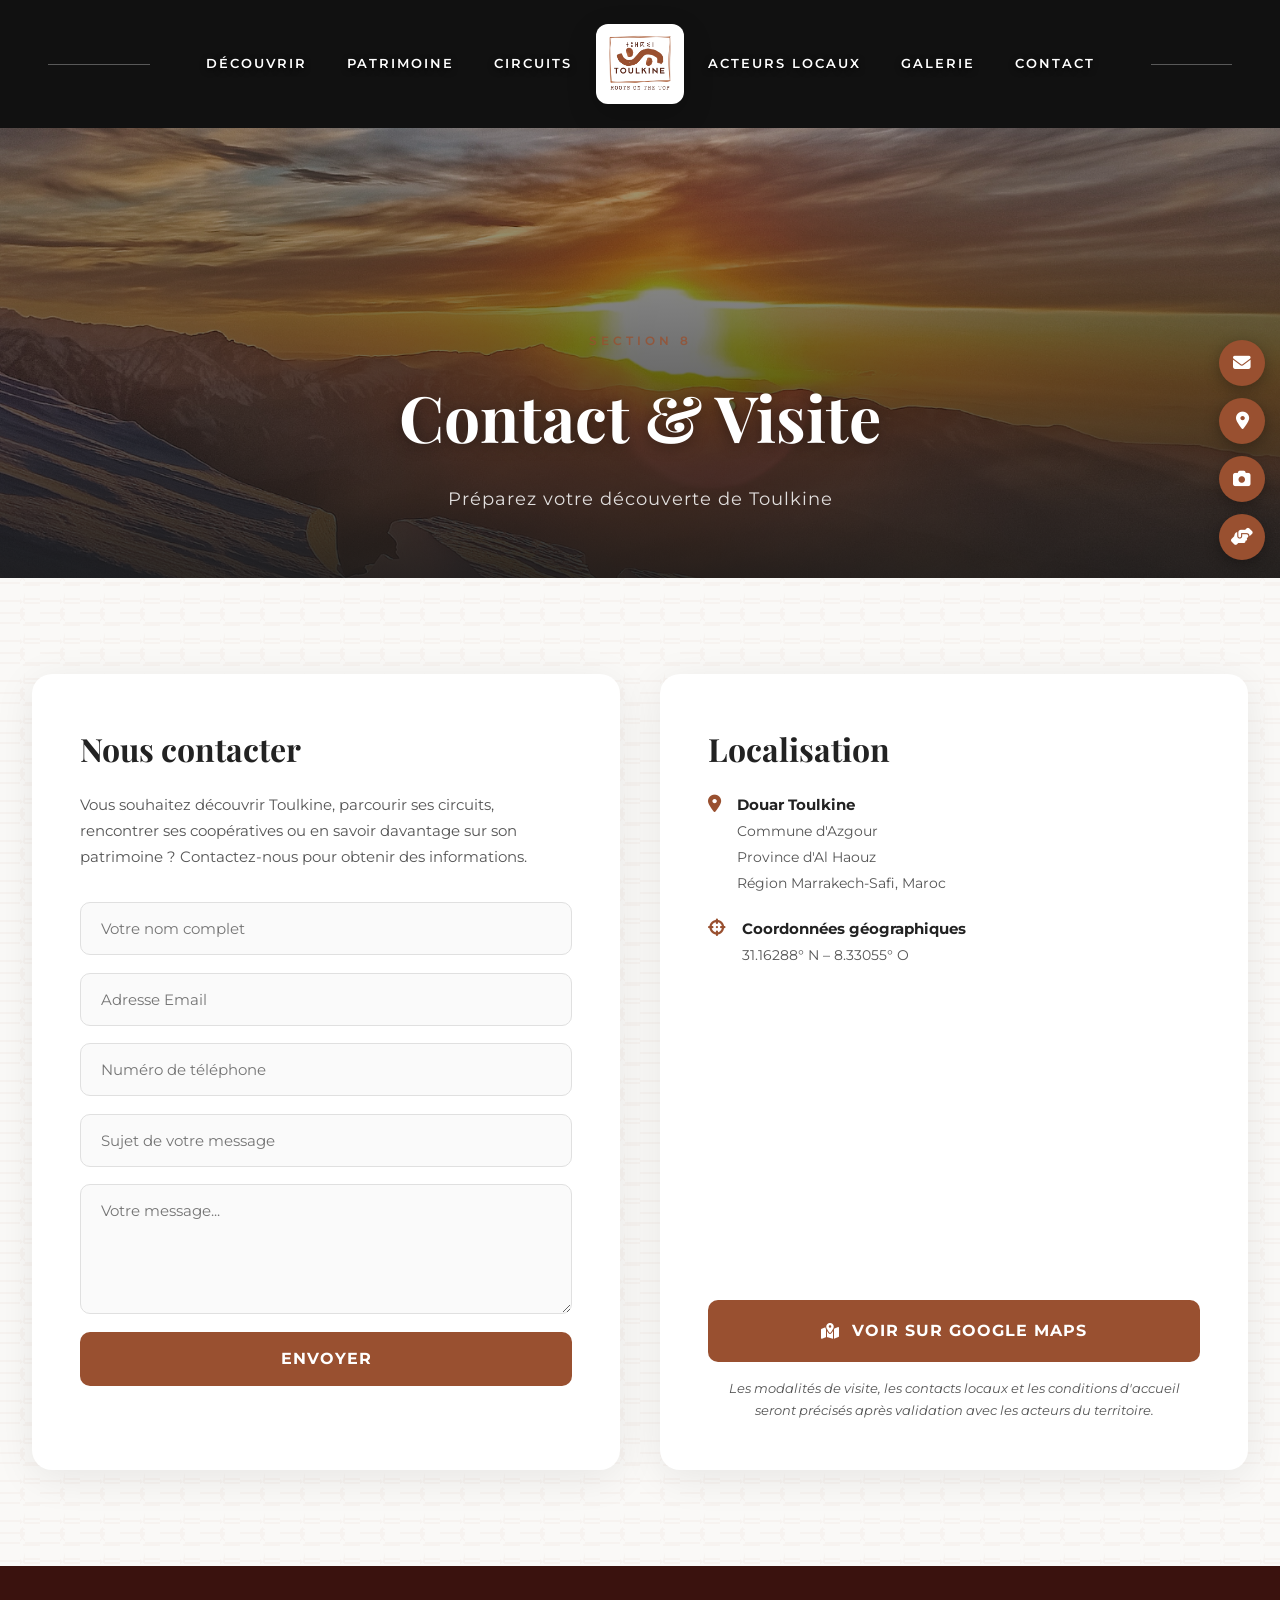
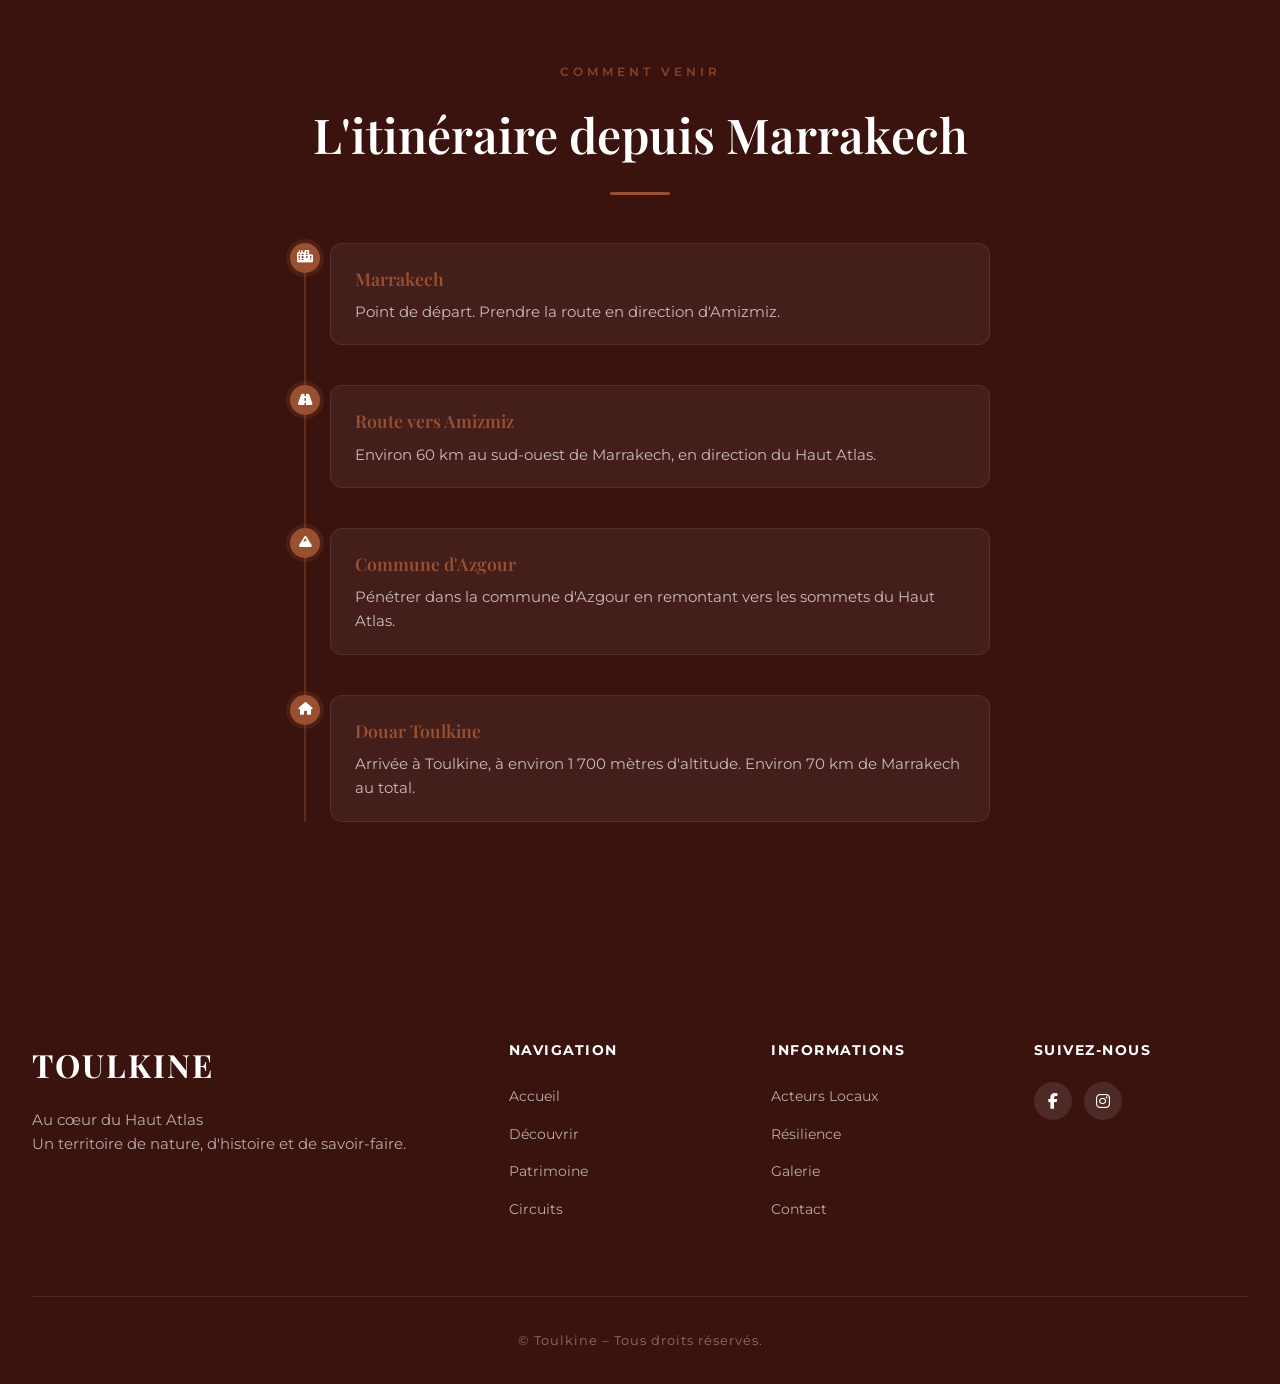
<file: contact.html>
<!DOCTYPE html>
<html lang="fr">
<head>
    <meta charset="UTF-8">
    <meta name="viewport" content="width=device-width, initial-scale=1.0">
    <title>Contact & Visite – Toulkine</title>
    <link rel="stylesheet" href="css/style.css?v=13">
    <link rel="stylesheet" href="https://cdnjs.cloudflare.com/ajax/libs/font-awesome/6.4.0/css/all.min.css">
</head>
<body>

    <header class="solid-header" id="main-header">
        <div class="menu-toggle" id="mobile-menu"><i class="fas fa-bars"></i></div>
        <div class="header-content">
            <nav class="nav-left">
                <hr class="nav-line">
                <a href="decouvrir.html">Découvrir</a>
                <a href="patrimoine.html">Patrimoine</a>
                <a href="circuits.html">Circuits</a>
            </nav>
            <div class="logo-center">
                <a href="index.html"><img src="images/logo.png" alt="Logo Toulkine"></a>
            </div>
            <nav class="nav-right">
                <a href="acteurs.html">Acteurs Locaux</a>
                <a href="gallery.html">Galerie</a>
                <a href="contact.html">Contact</a>
                <hr class="nav-line">
            </nav>
        </div>
    </header>

    <!-- SIDE MENU -->
    <div class="side-menu">
        <a href="contact.html" title="Contact"><i class="fas fa-envelope"></i></a>
        <a href="contact.html" title="Localisation"><i class="fas fa-map-marker-alt"></i></a>
        <a href="gallery.html" title="Galerie"><i class="fas fa-camera"></i></a>
        <a href="acteurs.html" title="Coopératives"><i class="fas fa-hands-helping"></i></a>
    </div>

    <main>
        <section class="page-hero page-hero-dark" style="background-image: url('images/explore-1.jpeg');">
            <div class="page-hero-content">
                <span class="section-label light">Section 8</span>
                <h1>Contact & Visite</h1>
                <p>Préparez votre découverte de Toulkine</p>
            </div>
        </section>

        <!-- INTRO + FORM + MAP -->
        <section class="section-full pattern-bg">
            <div class="container">
                <div class="contact-map-grid">

                    <!-- FORM CARD -->
                    <div class="contact-box">
                        <h2 class="contact-box-title">Nous contacter</h2>
                        <p class="contact-box-desc">Vous souhaitez découvrir Toulkine, parcourir ses circuits, rencontrer ses coopératives ou en savoir davantage sur son patrimoine ? Contactez-nous pour obtenir des informations.</p>
                        <form>
                            <input type="text" class="form-control" placeholder="Votre nom complet" required>
                            <input type="email" class="form-control" placeholder="Adresse Email" required>
                            <input type="tel" class="form-control" placeholder="Numéro de téléphone" required>
                            <input type="text" class="form-control" placeholder="Sujet de votre message" required>
                            <textarea class="form-control" placeholder="Votre message..." required></textarea>
                            <button type="submit" class="btn-submit">Envoyer</button>
                        </form>
                    </div>

                    <!-- MAP CARD -->
                    <div class="map-card">
                        <h2 class="contact-box-title">Localisation</h2>
                        <div class="location-info">
                            <div class="location-item">
                                <i class="fas fa-map-marker-alt"></i>
                                <div>
                                    <strong>Douar Toulkine</strong>
                                    <span>Commune d'Azgour</span>
                                    <span>Province d'Al Haouz</span>
                                    <span>Région Marrakech-Safi, Maroc</span>
                                </div>
                            </div>
                            <div class="location-item">
                                <i class="fas fa-crosshairs"></i>
                                <div>
                                    <strong>Coordonnées géographiques</strong>
                                    <span>31.16288° N – 8.33055° O</span>
                                </div>
                            </div>
                        </div>
                        <div class="map-frame">
                            <iframe
                                src="https://maps.google.com/maps?f=d&source=s_d&saddr=Marrakech,+Morocco&daddr=Toulkine,+Al+Haouz,+Morocco&hl=fr&output=embed"
                                width="100%" height="300" style="border:0; border-radius:12px;" allowfullscreen="" loading="lazy">
                            </iframe>
                        </div>
                        <div class="map-buttons">
                            <a href="https://www.google.com/maps?q=31.16288,+-8.33055" target="_blank" class="btn-map"><i class="fas fa-map-marked-alt"></i> Voir sur Google Maps</a>
                        </div>
                        <p class="stats-note" style="margin-top:1rem;">Les modalités de visite, les contacts locaux et les conditions d'accueil seront précisés après validation avec les acteurs du territoire.</p>
                    </div>

                </div>
            </div>
        </section>

        <!-- ITINÉRAIRE -->
        <section class="section-full section-dark">
            <div class="container">
                <span class="section-label light">Comment venir</span>
                <h2 class="section-title light">L'itinéraire depuis Marrakech</h2>
                <div class="itinerary-timeline">
                    <div class="timeline-step">
                        <div class="timeline-icon"><i class="fas fa-city"></i></div>
                        <div class="step-content">
                            <h3>Marrakech</h3>
                            <p>Point de départ. Prendre la route en direction d'Amizmiz.</p>
                        </div>
                    </div>
                    <div class="timeline-step">
                        <div class="timeline-icon"><i class="fas fa-road"></i></div>
                        <div class="step-content">
                            <h3>Route vers Amizmiz</h3>
                            <p>Environ 60 km au sud-ouest de Marrakech, en direction du Haut Atlas.</p>
                        </div>
                    </div>
                    <div class="timeline-step">
                        <div class="timeline-icon"><i class="fas fa-mountain"></i></div>
                        <div class="step-content">
                            <h3>Commune d'Azgour</h3>
                            <p>Pénétrer dans la commune d'Azgour en remontant vers les sommets du Haut Atlas.</p>
                        </div>
                    </div>
                    <div class="timeline-step">
                        <div class="timeline-icon"><i class="fas fa-home"></i></div>
                        <div class="step-content">
                            <h3>Douar Toulkine</h3>
                            <p>Arrivée à Toulkine, à environ 1 700 mètres d'altitude. Environ 70 km de Marrakech au total.</p>
                        </div>
                    </div>
                </div>
            </div>
        </section>

    </main>

    <footer class="site-footer">
        <div class="footer-container">
            <div class="footer-brand">
                <h2 class="footer-logo">TOULKINE</h2>
                <p>Au cœur du Haut Atlas<br>Un territoire de nature, d'histoire et de savoir-faire.</p>
            </div>
            <div class="footer-links">
                <h3>Navigation</h3>
                <ul>
                    <li><a href="index.html">Accueil</a></li>
                    <li><a href="decouvrir.html">Découvrir</a></li>
                    <li><a href="patrimoine.html">Patrimoine</a></li>
                    <li><a href="circuits.html">Circuits</a></li>
                </ul>
            </div>
            <div class="footer-links">
                <h3>Informations</h3>
                <ul>
                    <li><a href="acteurs.html">Acteurs Locaux</a></li>
                    <li><a href="resilience.html">Résilience</a></li>
                    <li><a href="gallery.html">Galerie</a></li>
                    <li><a href="contact.html">Contact</a></li>
                </ul>
            </div>
            <div class="footer-social">
                <h3>Suivez-nous</h3>
                <div class="social-icons">
                    <a href="#"><i class="fab fa-facebook-f"></i></a>
                    <a href="#"><i class="fab fa-instagram"></i></a>
                </div>
            </div>
        </div>
        <div class="footer-bottom">
            <p>&copy; Toulkine – Tous droits réservés.</p>
        </div>
    </footer>

    <script src="js/script.js"></script>
</body>
</html>
</file>
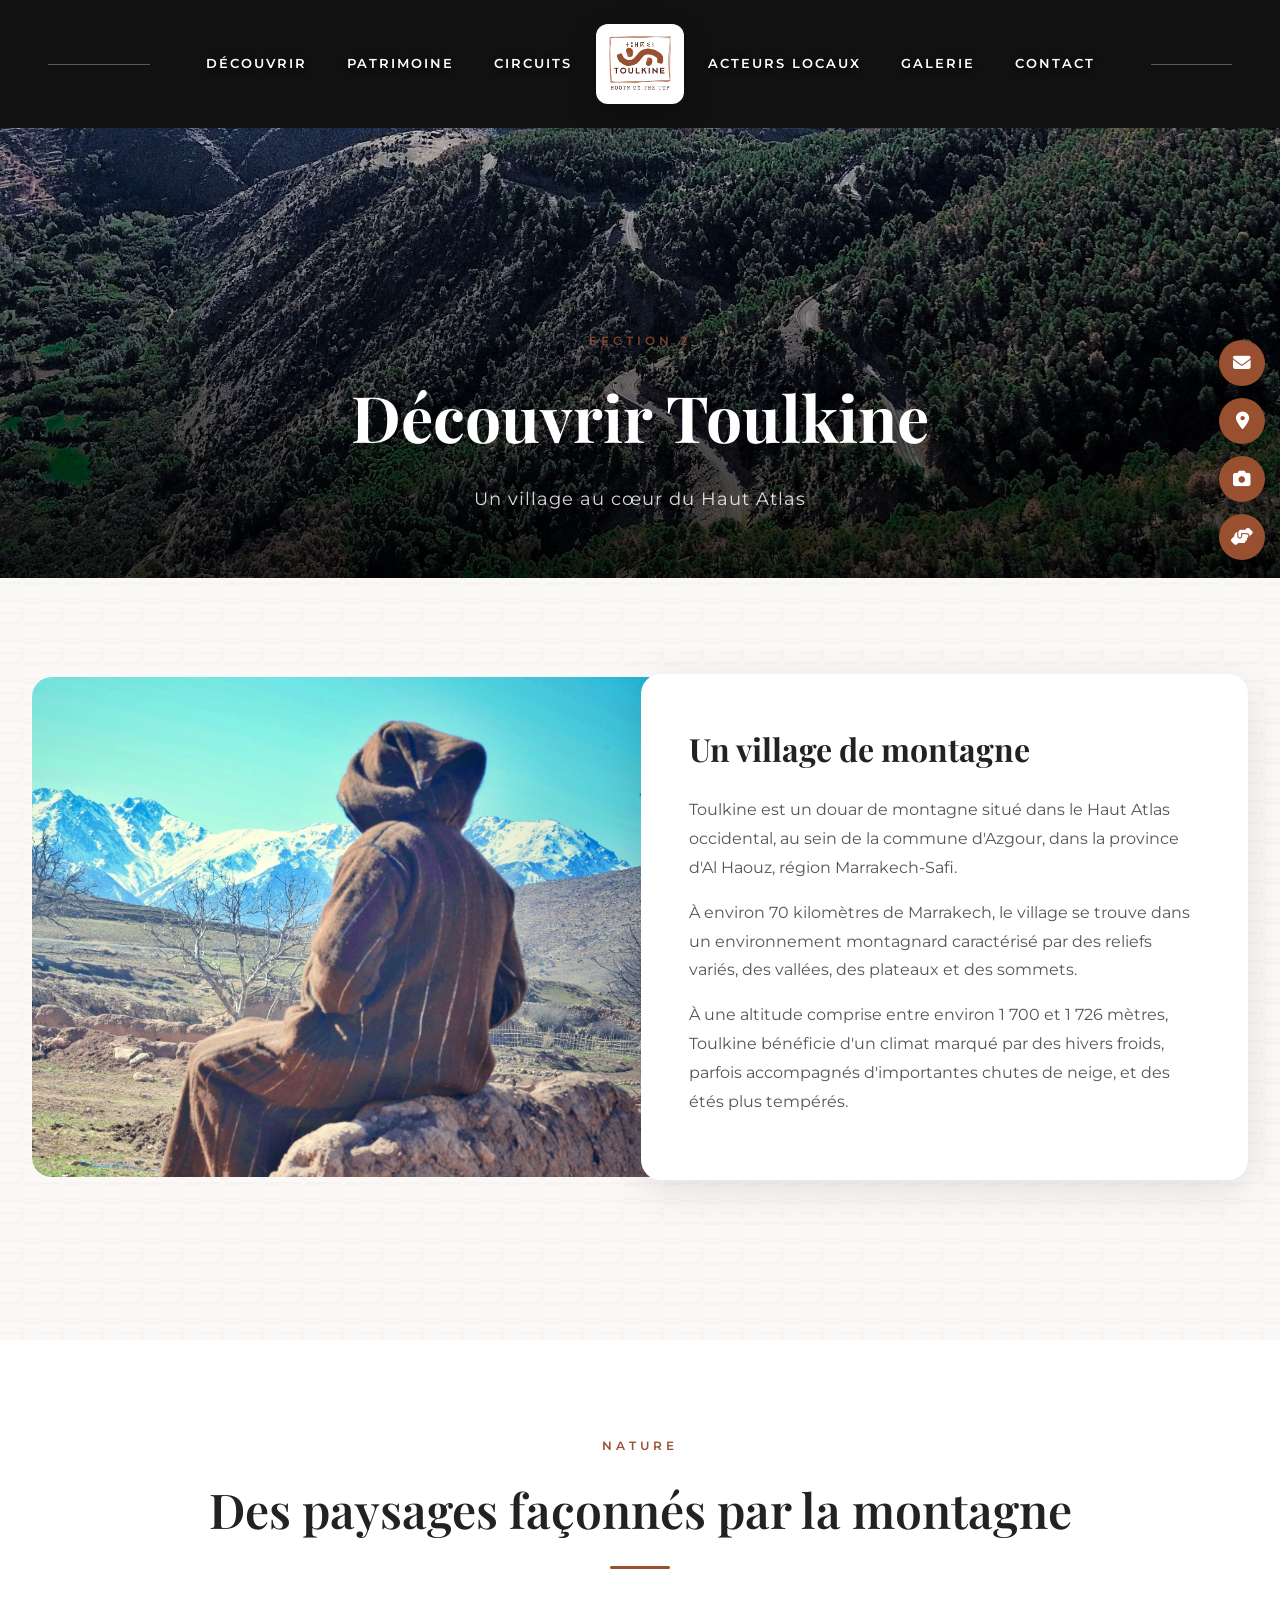
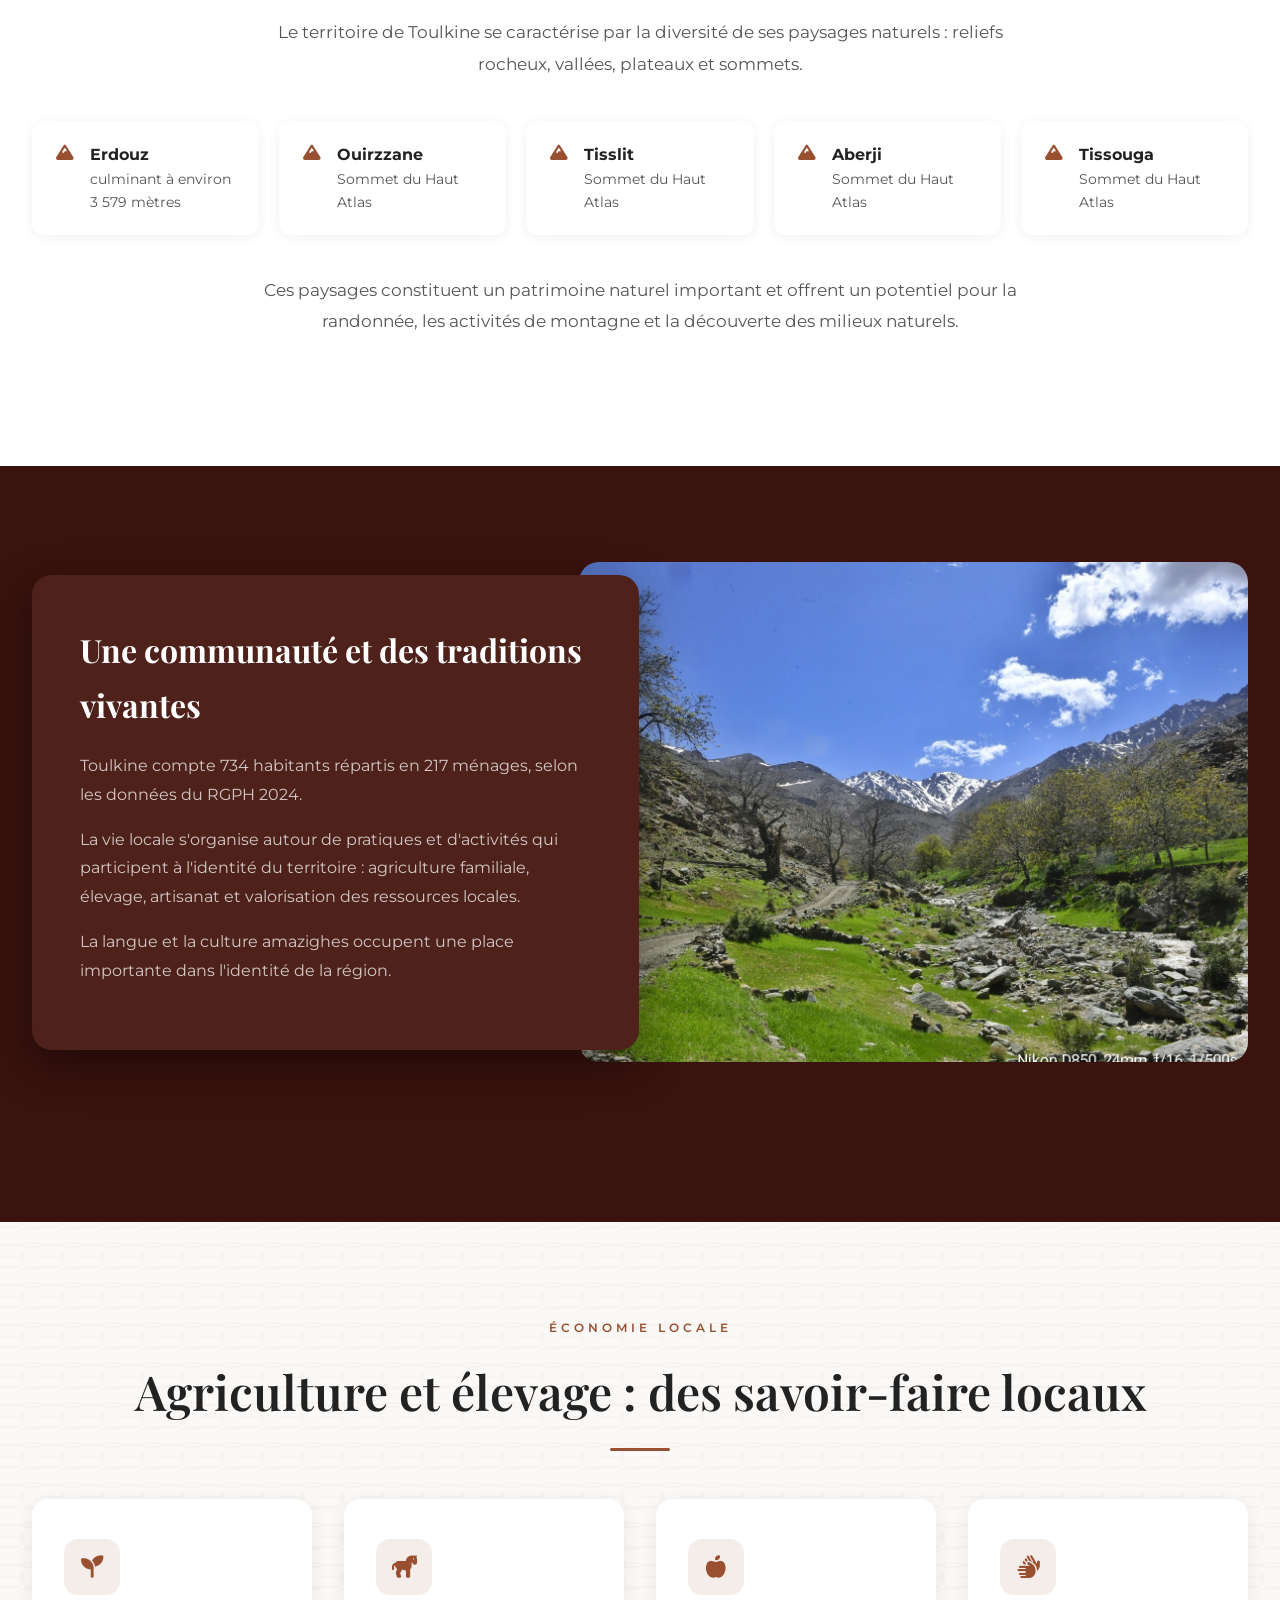
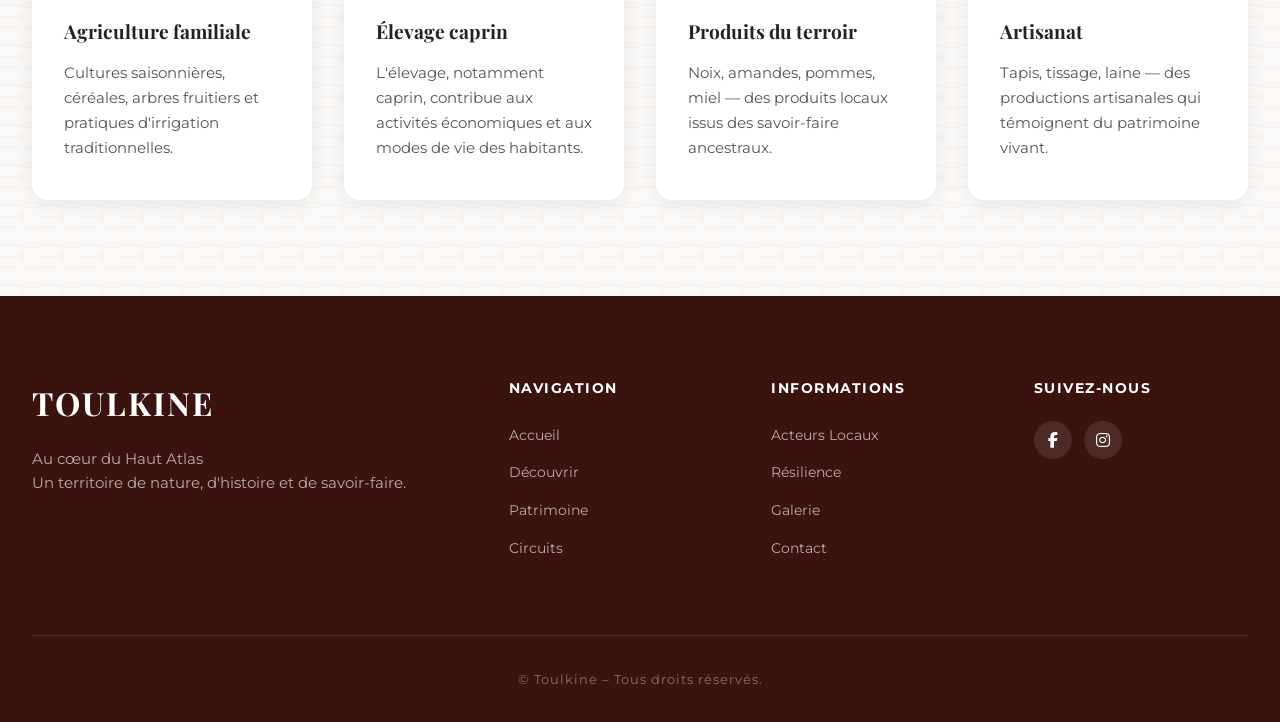
<file: decouvrir.html>
<!DOCTYPE html>
<html lang="fr">
<head>
    <meta charset="UTF-8">
    <meta name="viewport" content="width=device-width, initial-scale=1.0">
    <title>Découvrir Toulkine – Haut Atlas</title>
    <link rel="stylesheet" href="css/style.css?v=13">
    <link rel="stylesheet" href="https://cdnjs.cloudflare.com/ajax/libs/font-awesome/6.4.0/css/all.min.css">
</head>
<body>

    <header class="solid-header" id="main-header">
        <div class="menu-toggle" id="mobile-menu"><i class="fas fa-bars"></i></div>
        <div class="header-content">
            <nav class="nav-left">
                <hr class="nav-line">
                <a href="decouvrir.html">Découvrir</a>
                <a href="patrimoine.html">Patrimoine</a>
                <a href="circuits.html">Circuits</a>
            </nav>
            <div class="logo-center">
                <a href="index.html"><img src="images/logo.png" alt="Logo Toulkine"></a>
            </div>
            <nav class="nav-right">
                <a href="acteurs.html">Acteurs Locaux</a>
                <a href="gallery.html">Galerie</a>
                <a href="contact.html">Contact</a>
                <hr class="nav-line">
            </nav>
        </div>
    </header>

    <!-- SIDE MENU -->
    <div class="side-menu">
        <a href="contact.html" title="Contact"><i class="fas fa-envelope"></i></a>
        <a href="contact.html" title="Localisation"><i class="fas fa-map-marker-alt"></i></a>
        <a href="gallery.html" title="Galerie"><i class="fas fa-camera"></i></a>
        <a href="acteurs.html" title="Coopératives"><i class="fas fa-hands-helping"></i></a>
    </div>

    <main>
        <!-- PAGE HERO -->
        <section class="page-hero" style="background-image: url('images/explore-6.jpeg');">
            <div class="page-hero-content">
                <span class="section-label light">Section 2</span>
                <h1>Découvrir Toulkine</h1>
                <p>Un village au cœur du Haut Atlas</p>
            </div>
        </section>

        <!-- INTRO -->
        <section class="section-full pattern-bg">
            <div class="container">
                <div class="text-image-grid">
                    <div class="grid-image">
                        <img src="images/explore-5.jpeg" alt="Village de Toulkine">
                    </div>
                    <div class="grid-text">
                        <h2>Un village de montagne</h2>
                        <p>Toulkine est un douar de montagne situé dans le Haut Atlas occidental, au sein de la commune d'Azgour, dans la province d'Al Haouz, région Marrakech-Safi.</p>
                        <p>À environ 70 kilomètres de Marrakech, le village se trouve dans un environnement montagnard caractérisé par des reliefs variés, des vallées, des plateaux et des sommets.</p>
                        <p>À une altitude comprise entre environ 1 700 et 1 726 mètres, Toulkine bénéficie d'un climat marqué par des hivers froids, parfois accompagnés d'importantes chutes de neige, et des étés plus tempérés.</p>
                    </div>
                </div>
            </div>
        </section>

        <!-- PAYSAGES -->
        <section class="section-full">
            <div class="container">
                <span class="section-label">Nature</span>
                <h2 class="section-title">Des paysages façonnés par la montagne</h2>
                <p class="lead-text">Le territoire de Toulkine se caractérise par la diversité de ses paysages naturels : reliefs rocheux, vallées, plateaux et sommets.</p>
                <div class="sommets-list">
                    <div class="sommet-item"><i class="fas fa-mountain"></i><div><strong>Erdouz</strong><span>culminant à environ 3 579 mètres</span></div></div>
                    <div class="sommet-item"><i class="fas fa-mountain"></i><div><strong>Ouirzzane</strong><span>Sommet du Haut Atlas</span></div></div>
                    <div class="sommet-item"><i class="fas fa-mountain"></i><div><strong>Tisslit</strong><span>Sommet du Haut Atlas</span></div></div>
                    <div class="sommet-item"><i class="fas fa-mountain"></i><div><strong>Aberji</strong><span>Sommet du Haut Atlas</span></div></div>
                    <div class="sommet-item"><i class="fas fa-mountain"></i><div><strong>Tissouga</strong><span>Sommet du Haut Atlas</span></div></div>
                </div>
                <p class="lead-text" style="margin-top:2rem;">Ces paysages constituent un patrimoine naturel important et offrent un potentiel pour la randonnée, les activités de montagne et la découverte des milieux naturels.</p>
            </div>
        </section>

        <!-- COMMUNAUTÉ -->
        <section class="section-full section-dark">
            <div class="container">
                <div class="text-image-grid reverse">
                    <div class="grid-image">
                        <img src="images/explore-2.jpeg" alt="Communauté de Toulkine">
                    </div>
                    <div class="grid-text dark-card">
                        <h2>Une communauté et des traditions vivantes</h2>
                        <p>Toulkine compte 734 habitants répartis en 217 ménages, selon les données du RGPH 2024.</p>
                        <p>La vie locale s'organise autour de pratiques et d'activités qui participent à l'identité du territoire : agriculture familiale, élevage, artisanat et valorisation des ressources locales.</p>
                        <p>La langue et la culture amazighes occupent une place importante dans l'identité de la région.</p>
                    </div>
                </div>
            </div>
        </section>

        <!-- AGRICULTURE -->
        <section class="section-full pattern-bg">
            <div class="container">
                <span class="section-label">Économie locale</span>
                <h2 class="section-title">Agriculture et élevage : des savoir-faire locaux</h2>
                <div class="richesses-grid">
                    <div class="richesse-card">
                        <div class="richesse-icon"><i class="fas fa-seedling"></i></div>
                        <h3>Agriculture familiale</h3>
                        <p>Cultures saisonnières, céréales, arbres fruitiers et pratiques d'irrigation traditionnelles.</p>
                    </div>
                    <div class="richesse-card">
                        <div class="richesse-icon"><i class="fas fa-horse"></i></div>
                        <h3>Élevage caprin</h3>
                        <p>L'élevage, notamment caprin, contribue aux activités économiques et aux modes de vie des habitants.</p>
                    </div>
                    <div class="richesse-card">
                        <div class="richesse-icon"><i class="fas fa-apple-alt"></i></div>
                        <h3>Produits du terroir</h3>
                        <p>Noix, amandes, pommes, miel — des produits locaux issus des savoir-faire ancestraux.</p>
                    </div>
                    <div class="richesse-card">
                        <div class="richesse-icon"><i class="fas fa-hands"></i></div>
                        <h3>Artisanat</h3>
                        <p>Tapis, tissage, laine — des productions artisanales qui témoignent du patrimoine vivant.</p>
                    </div>
                </div>
            </div>
        </section>

    </main>

    <footer class="site-footer">
        <div class="footer-container">
            <div class="footer-brand">
                <h2 class="footer-logo">TOULKINE</h2>
                <p>Au cœur du Haut Atlas<br>Un territoire de nature, d'histoire et de savoir-faire.</p>
            </div>
            <div class="footer-links">
                <h3>Navigation</h3>
                <ul>
                    <li><a href="index.html">Accueil</a></li>
                    <li><a href="decouvrir.html">Découvrir</a></li>
                    <li><a href="patrimoine.html">Patrimoine</a></li>
                    <li><a href="circuits.html">Circuits</a></li>
                </ul>
            </div>
            <div class="footer-links">
                <h3>Informations</h3>
                <ul>
                    <li><a href="acteurs.html">Acteurs Locaux</a></li>
                    <li><a href="resilience.html">Résilience</a></li>
                    <li><a href="gallery.html">Galerie</a></li>
                    <li><a href="contact.html">Contact</a></li>
                </ul>
            </div>
            <div class="footer-social">
                <h3>Suivez-nous</h3>
                <div class="social-icons">
                    <a href="#"><i class="fab fa-facebook-f"></i></a>
                    <a href="#"><i class="fab fa-instagram"></i></a>
                </div>
            </div>
        </div>
        <div class="footer-bottom">
            <p>&copy; Toulkine – Tous droits réservés.</p>
        </div>
    </footer>

    <script src="js/script.js"></script>
</body>
</html>
</file>
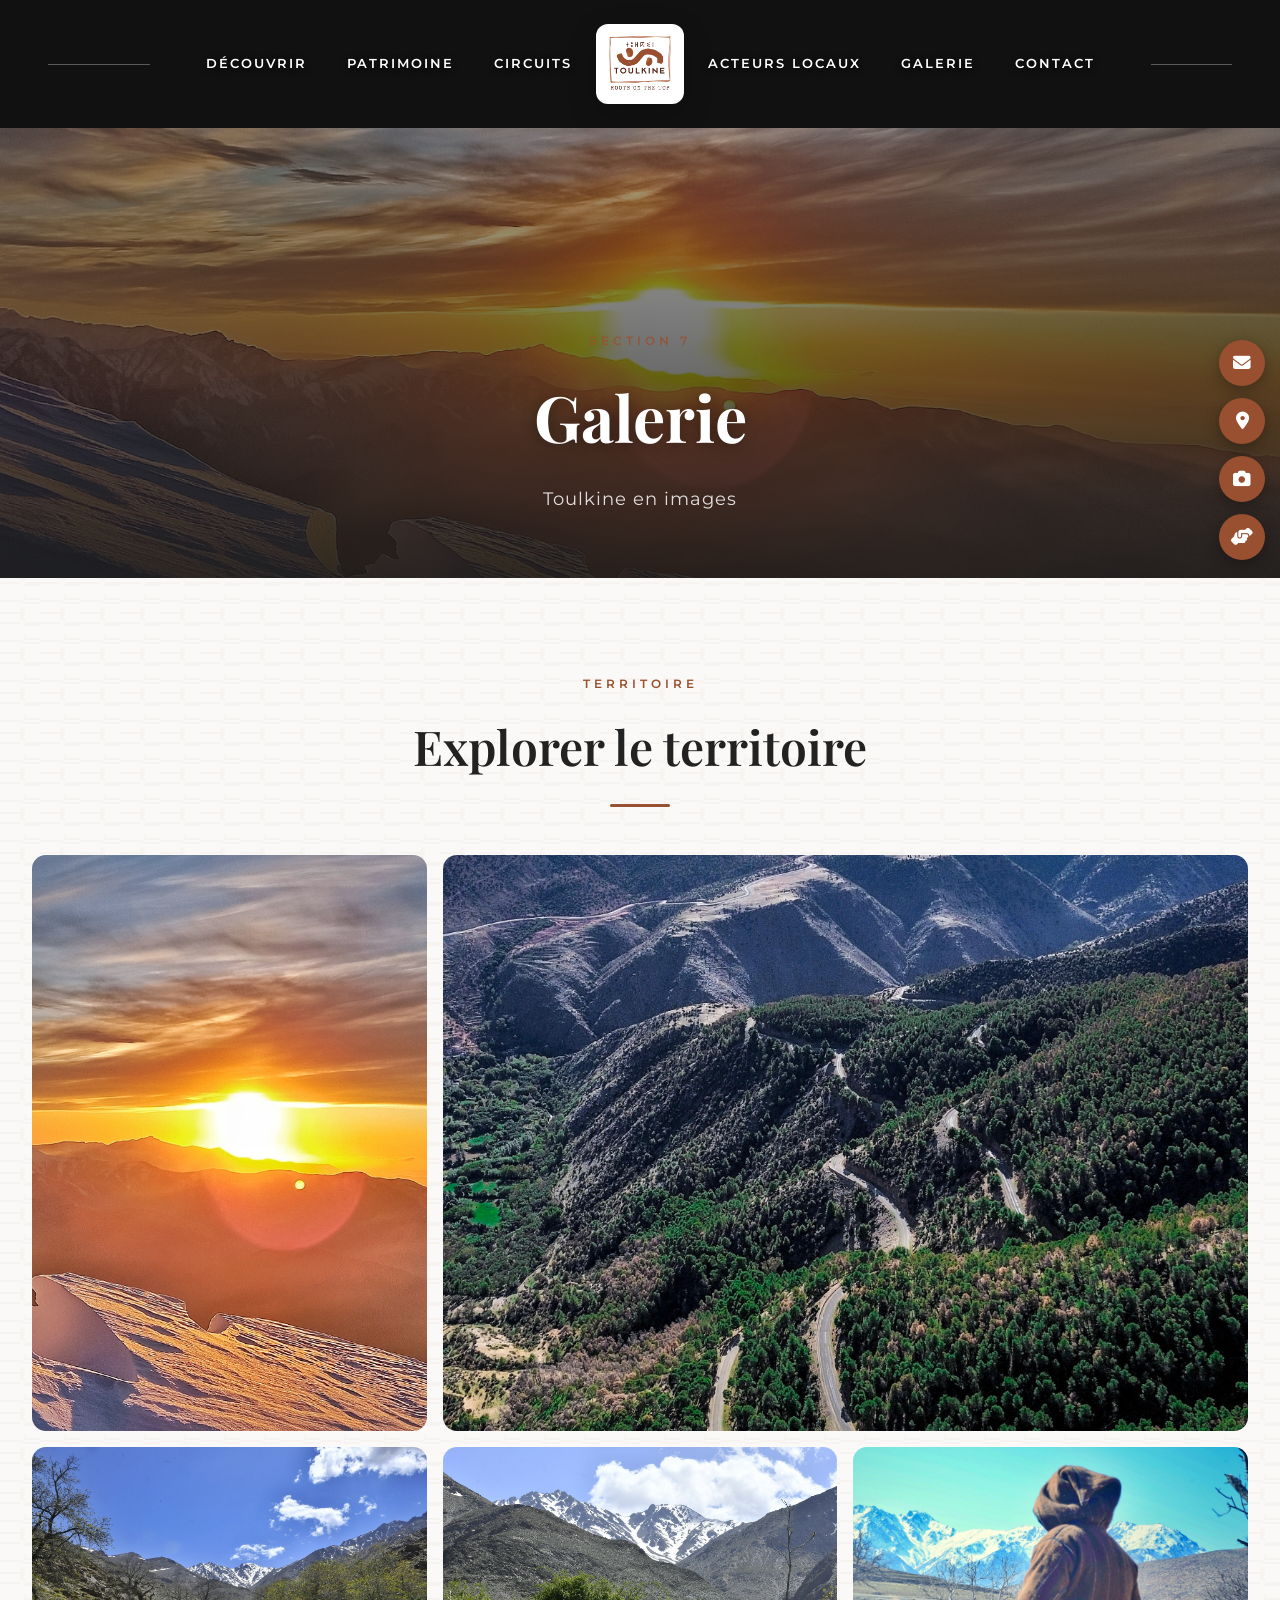
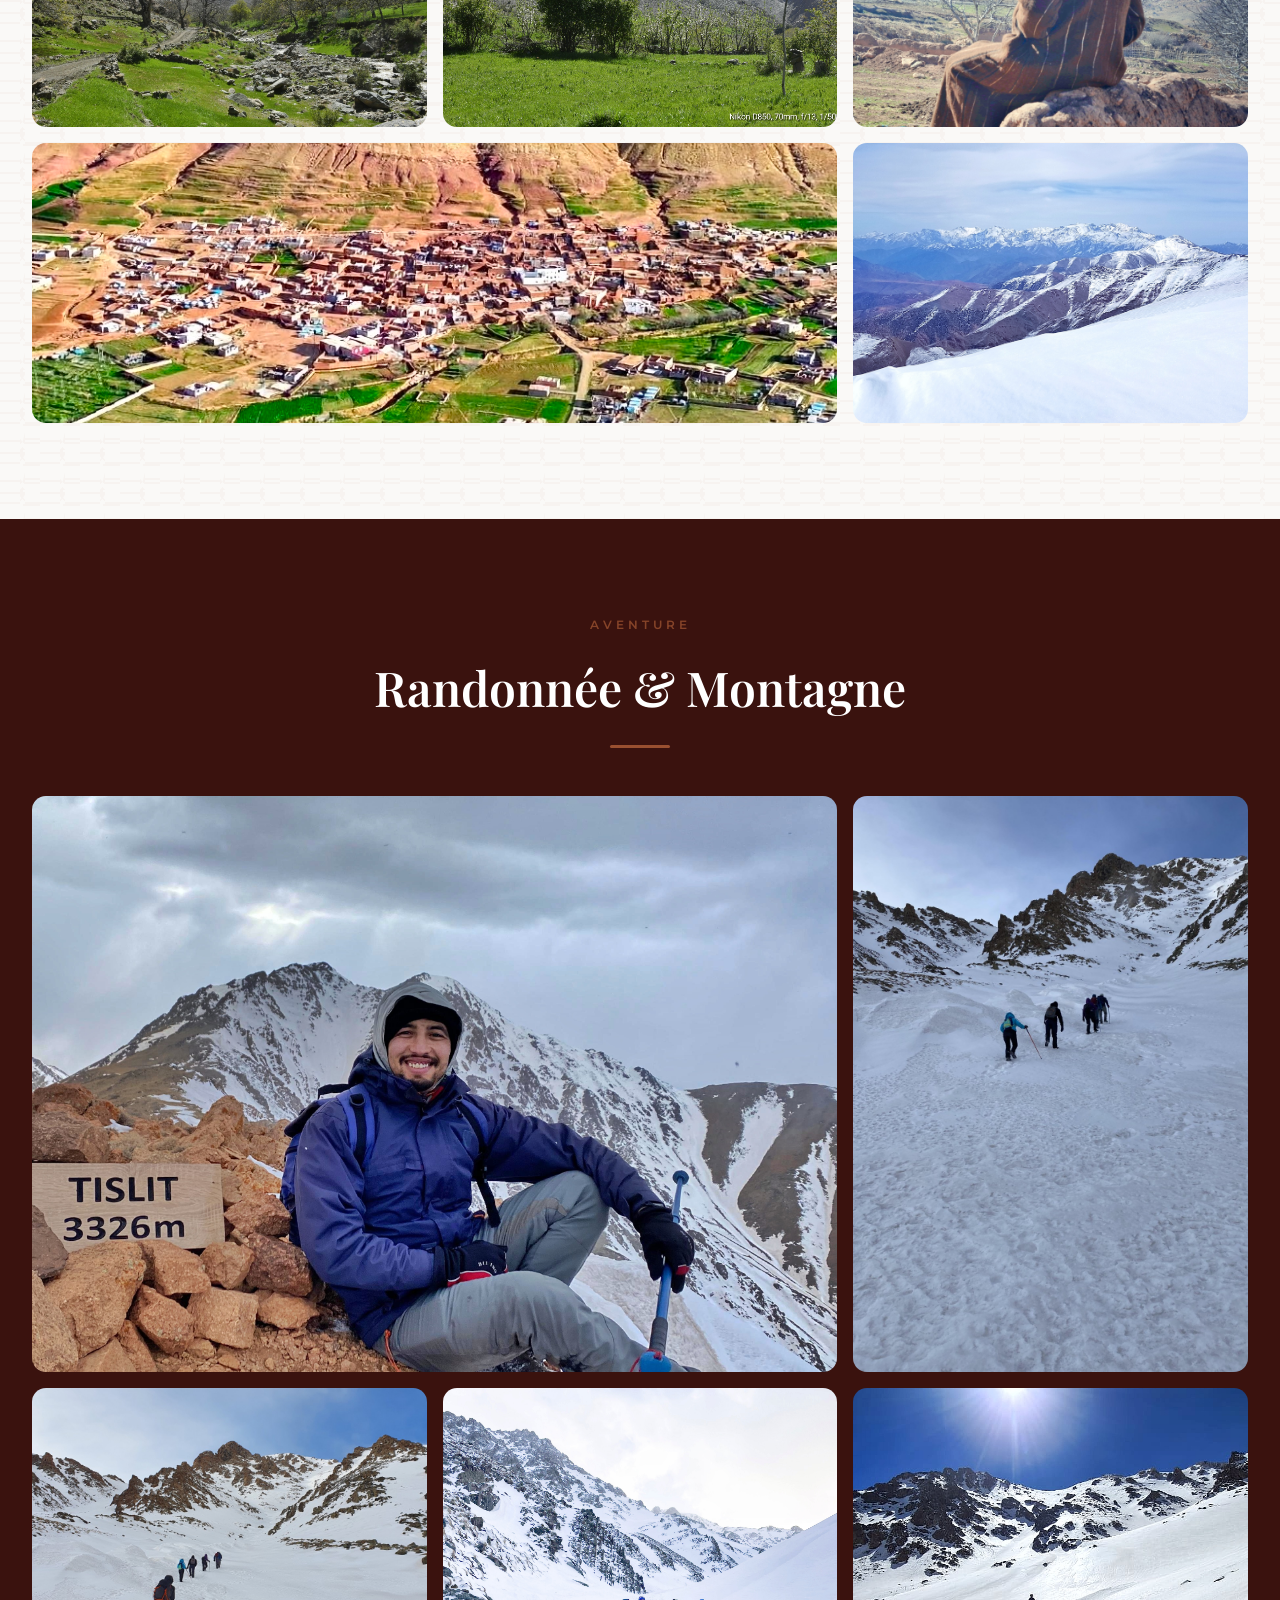
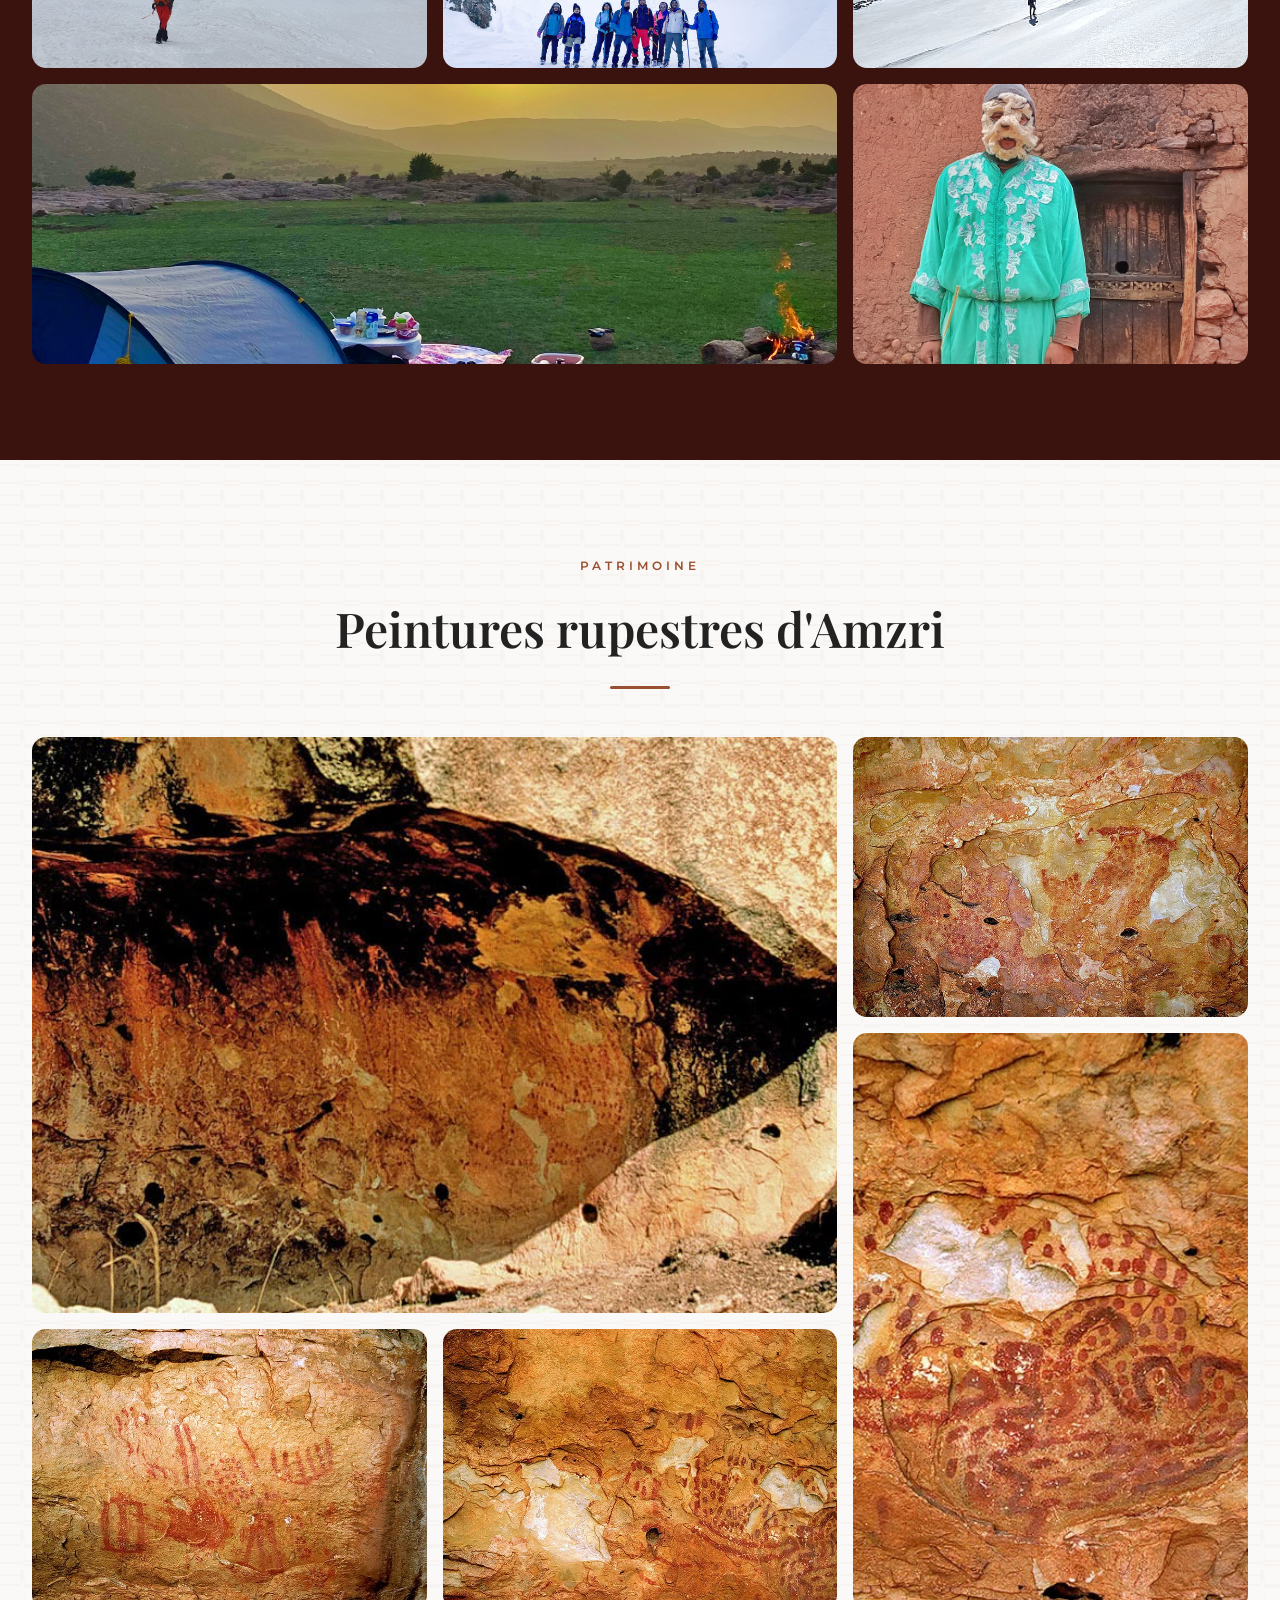
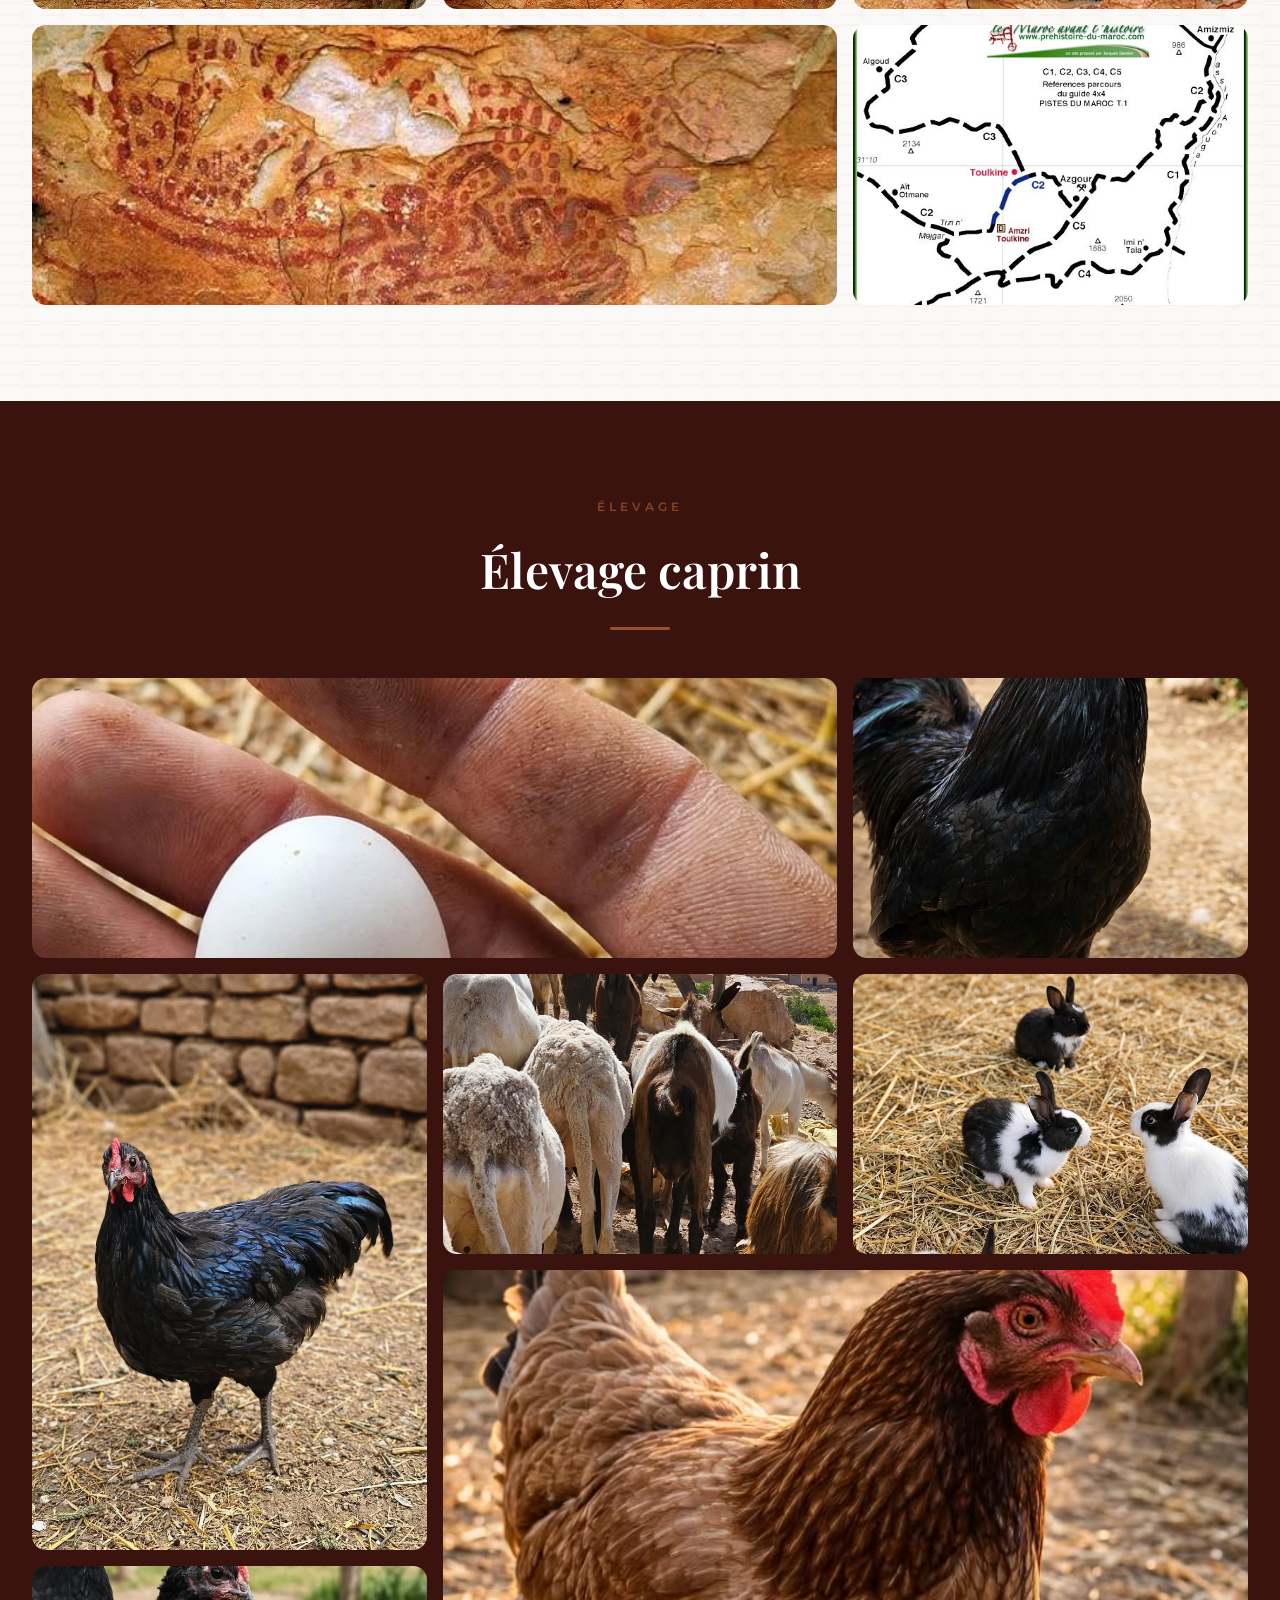
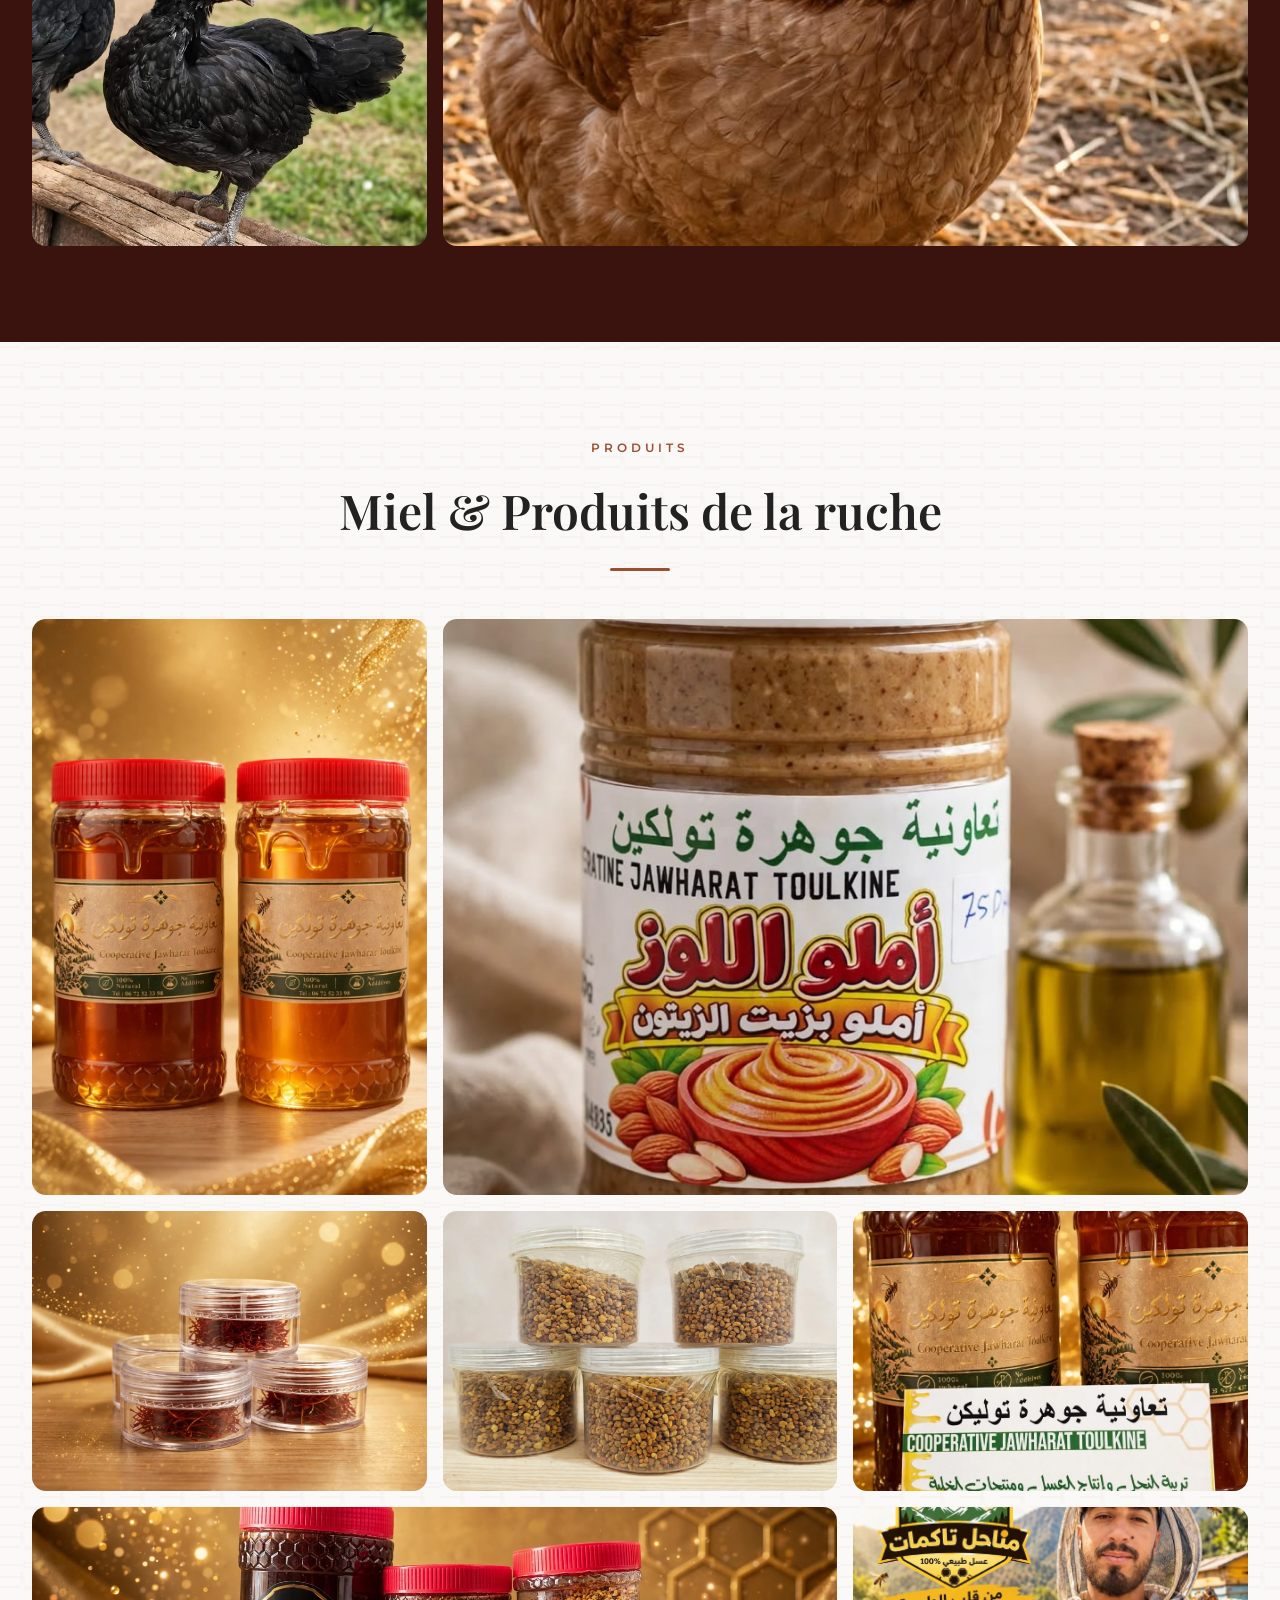
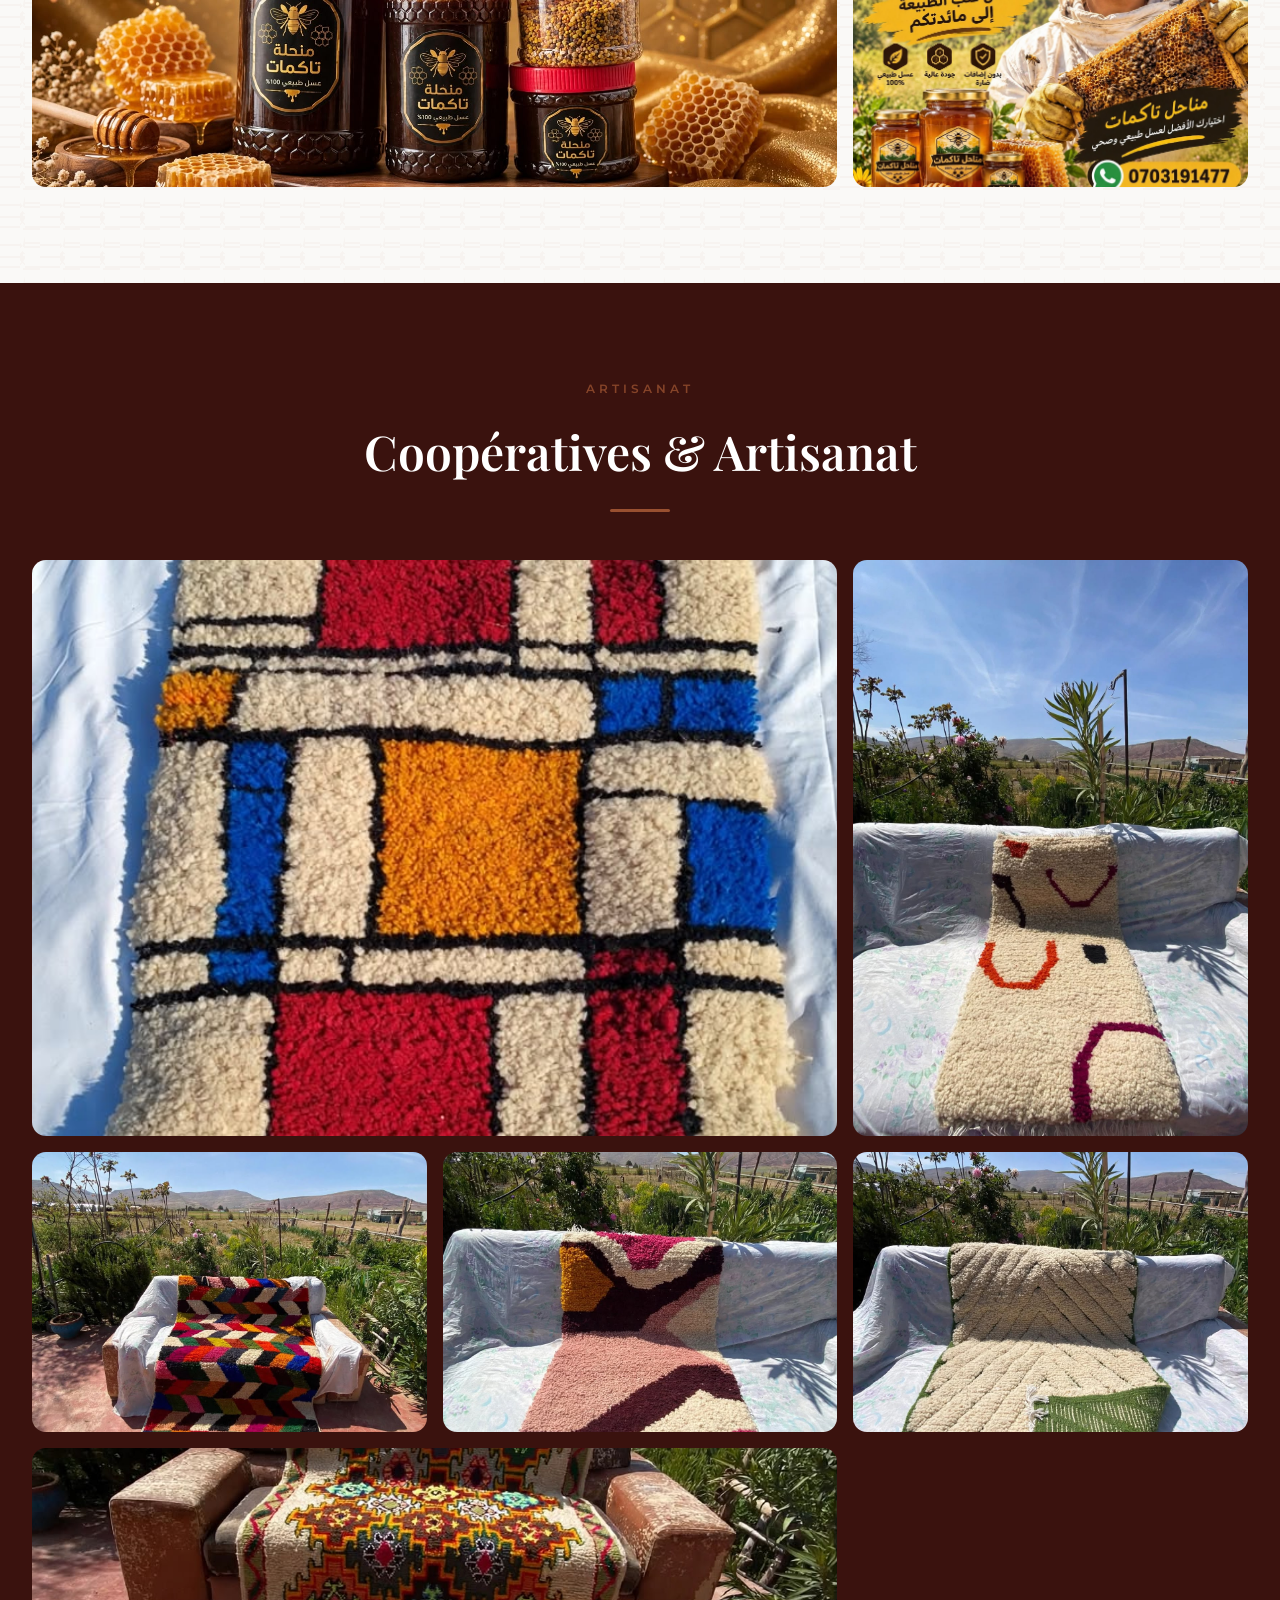
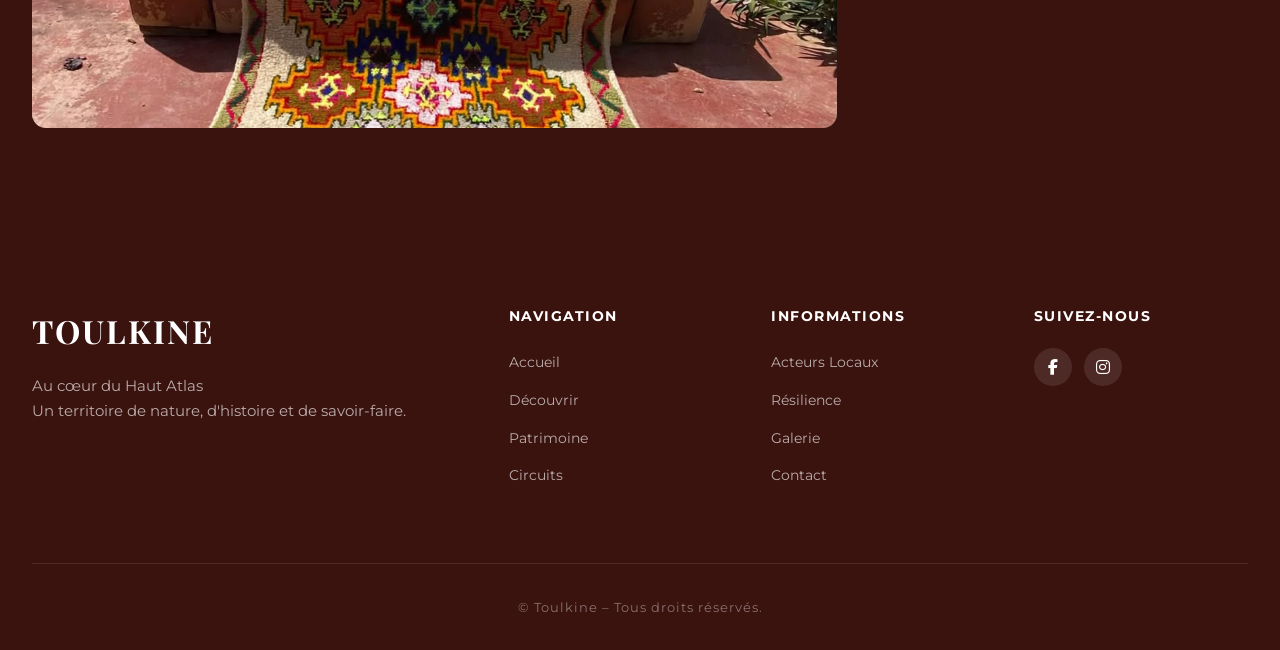
<file: gallery.html>
<!DOCTYPE html>
<html lang="fr">
<head>
    <meta charset="UTF-8">
    <meta name="viewport" content="width=device-width, initial-scale=1.0">
    <title>Galerie – Toulkine</title>
    <link rel="stylesheet" href="css/style.css?v=13">
    <link rel="stylesheet" href="https://cdnjs.cloudflare.com/ajax/libs/font-awesome/6.4.0/css/all.min.css">
</head>
<body>

    <header class="solid-header" id="main-header">
        <div class="menu-toggle" id="mobile-menu"><i class="fas fa-bars"></i></div>
        <div class="header-content">
            <nav class="nav-left">
                <hr class="nav-line">
                <a href="decouvrir.html">Découvrir</a>
                <a href="patrimoine.html">Patrimoine</a>
                <a href="circuits.html">Circuits</a>
            </nav>
            <div class="logo-center">
                <a href="index.html"><img src="images/logo.png" alt="Logo Toulkine"></a>
            </div>
            <nav class="nav-right">
                <a href="acteurs.html">Acteurs Locaux</a>
                <a href="gallery.html">Galerie</a>
                <a href="contact.html">Contact</a>
                <hr class="nav-line">
            </nav>
        </div>
    </header>

    <!-- SIDE MENU -->
    <div class="side-menu">
        <a href="contact.html" title="Contact"><i class="fas fa-envelope"></i></a>
        <a href="contact.html" title="Localisation"><i class="fas fa-map-marker-alt"></i></a>
        <a href="gallery.html" title="Galerie"><i class="fas fa-camera"></i></a>
        <a href="acteurs.html" title="Coopératives"><i class="fas fa-hands-helping"></i></a>
    </div>

    <main>
        <section class="page-hero page-hero-dark" style="background-image: url('images/explore-1.jpeg');">
            <div class="page-hero-content">
                <span class="section-label light">Section 7</span>
                <h1>Galerie</h1>
                <p>Toulkine en images</p>
            </div>
        </section>

        <!-- EXPLORER LE TERRITOIRE -->
        <section class="section-full pattern-bg">
            <div class="container">
                <span class="section-label">Territoire</span>
                <h2 class="section-title">Explorer le territoire</h2>
                <div class="bento-gallery">
                    <div class="bento-item bento-tall"><img src="images/explore-1.jpeg" alt="Coucher de soleil sur les sommets"></div>
                    <div class="bento-item bento-large"><img src="images/explore-6.jpeg" alt="Vue aérienne du village"></div>
                    <div class="bento-item"><img src="images/explore-2.jpeg" alt="Vallée verte"></div>
                    <div class="bento-item"><img src="images/explore-3.jpeg" alt="Prairie et montagnes"></div>
                    <div class="bento-item bento-wide"><img src="images/explore-4.jpeg" alt="Route de montagne"></div>
                    <div class="bento-item"><img src="images/explore-5.jpeg" alt="Habitant en djellaba"></div>
                    <div class="bento-item"><img src="images/explore-7.jpeg" alt="Panorama sommital"></div>
                </div>
            </div>
        </section>

        <!-- RANDONNÉE -->
        <section class="section-full section-dark">
            <div class="container">
                <span class="section-label light">Aventure</span>
                <h2 class="section-title light">Randonnée & Montagne</h2>
                <div class="bento-gallery">
                    <div class="bento-item bento-large"><img src="images/rando-1.jpeg" alt="Sommet Tislit 3326m"></div>
                    <div class="bento-item bento-tall"><img src="images/rando-2.jpeg" alt="Randonnée neige"></div>
                    <div class="bento-item"><img src="images/rando-3.jpeg" alt="Ascension vers le sommet"></div>
                    <div class="bento-item"><img src="images/rando-4.jpeg" alt="Groupe de randonneurs"></div>
                    <div class="bento-item bento-wide"><img src="images/rando-5.jpeg" alt="Camping au coucher du soleil"></div>
                    <div class="bento-item"><img src="images/rando-6.jpeg" alt="Randonneur solitaire"></div>
                    <div class="bento-item"><img src="images/rando-7.jpeg" alt="Paysage de montagne"></div>
                </div>
            </div>
        </section>

        <!-- PEINTURES RUPESTRES -->
        <section class="section-full pattern-bg">
            <div class="container">
                <span class="section-label">Patrimoine</span>
                <h2 class="section-title">Peintures rupestres d'Amzri</h2>
                <div class="bento-gallery">
                    <div class="bento-item bento-large"><img src="images/cave-1.jpeg" alt="Art rupestre 1"></div>
                    <div class="bento-item"><img src="images/cave-2.jpeg" alt="Grotte d'Amzri"></div>
                    <div class="bento-item bento-tall"><img src="images/cave-3.jpeg" alt="Peintures rupestres"></div>
                    <div class="bento-item"><img src="images/cave-4.jpeg" alt="Figures géométriques"></div>
                    <div class="bento-item"><img src="images/cave-5.jpeg" alt="Ocre rouge"></div>
                    <div class="bento-item bento-wide"><img src="images/cave-6.jpeg" alt="Art préhistorique"></div>
                    <div class="bento-item"><img src="images/cave-7.jpeg" alt="Patrimoine archéologique"></div>
                </div>
            </div>
        </section>

        <!-- ÉLEVAGE -->
        <section class="section-full section-dark">
            <div class="container">
                <span class="section-label light">Élevage</span>
                <h2 class="section-title light">Élevage caprin</h2>
                <div class="bento-gallery">
                    <div class="bento-item bento-wide"><img src="images/animal-1.jpeg" alt="Chèvres de Toulkine"></div>
                    <div class="bento-item"><img src="images/animal-2.jpeg" alt="Élevage"></div>
                    <div class="bento-item bento-tall"><img src="images/animal-3.jpeg" alt="Troupeau"></div>
                    <div class="bento-item"><img src="images/animal-4.jpeg" alt="Pastoralisme"></div>
                    <div class="bento-item bento-large"><img src="images/animal-5.jpeg" alt="Vie pastorale"></div>
                    <div class="bento-item"><img src="images/animal-6.jpeg" alt="Chèvres du Atlas"></div>
                    <div class="bento-item"><img src="images/animal-7.jpeg" alt="Beurre de chèvre"></div>
                </div>
            </div>
        </section>

        <!-- MIEL -->
        <section class="section-full pattern-bg">
            <div class="container">
                <span class="section-label">Produits</span>
                <h2 class="section-title">Miel & Produits de la ruche</h2>
                <div class="bento-gallery">
                    <div class="bento-item bento-tall"><img src="images/honey-1.jpeg" alt="Miel naturel"></div>
                    <div class="bento-item bento-large"><img src="images/honey-2.jpeg" alt="Ruches"></div>
                    <div class="bento-item"><img src="images/honey-3.jpeg" alt="Pollen"></div>
                    <div class="bento-item"><img src="images/honey-4.jpeg" alt="Propolis"></div>
                    <div class="bento-item"><img src="images/honey-5.jpeg" alt="Miel du Haut Atlas"></div>
                    <div class="bento-item bento-wide"><img src="images/honey-6.jpeg" alt="Récolte du miel"></div>
                    <div class="bento-item"><img src="images/honey-7.jpeg" alt="Miel local"></div>
                </div>
            </div>
        </section>

        <!-- ARTISANAT -->
        <section class="section-full section-dark">
            <div class="container">
                <span class="section-label light">Artisanat</span>
                <h2 class="section-title light">Coopératives & Artisanat</h2>
                <div class="bento-gallery">
                    <div class="bento-item bento-large"><img src="images/rug-1.jpeg" alt="Tapis de Toulkine"></div>
                    <div class="bento-item bento-tall"><img src="images/rug-2.jpeg" alt="Tissage"></div>
                    <div class="bento-item"><img src="images/rug-3.jpeg" alt="Artisanat laine"></div>
                    <div class="bento-item"><img src="images/rug-4.jpeg" alt="Tapis traditionnel"></div>
                    <div class="bento-item bento-wide"><img src="images/rug-5.jpeg" alt="Production textile"></div>
                    <div class="bento-item"><img src="images/rug-6.jpeg" alt="Laine locale"></div>
                </div>
            </div>
        </section>

    </main>

    <footer class="site-footer">
        <div class="footer-container">
            <div class="footer-brand">
                <h2 class="footer-logo">TOULKINE</h2>
                <p>Au cœur du Haut Atlas<br>Un territoire de nature, d'histoire et de savoir-faire.</p>
            </div>
            <div class="footer-links">
                <h3>Navigation</h3>
                <ul>
                    <li><a href="index.html">Accueil</a></li>
                    <li><a href="decouvrir.html">Découvrir</a></li>
                    <li><a href="patrimoine.html">Patrimoine</a></li>
                    <li><a href="circuits.html">Circuits</a></li>
                </ul>
            </div>
            <div class="footer-links">
                <h3>Informations</h3>
                <ul>
                    <li><a href="acteurs.html">Acteurs Locaux</a></li>
                    <li><a href="resilience.html">Résilience</a></li>
                    <li><a href="gallery.html">Galerie</a></li>
                    <li><a href="contact.html">Contact</a></li>
                </ul>
            </div>
            <div class="footer-social">
                <h3>Suivez-nous</h3>
                <div class="social-icons">
                    <a href="#"><i class="fab fa-facebook-f"></i></a>
                    <a href="#"><i class="fab fa-instagram"></i></a>
                </div>
            </div>
        </div>
        <div class="footer-bottom">
            <p>&copy; Toulkine – Tous droits réservés.</p>
        </div>
    </footer>

    <script src="js/script.js"></script>
</body>
</html>
</file>
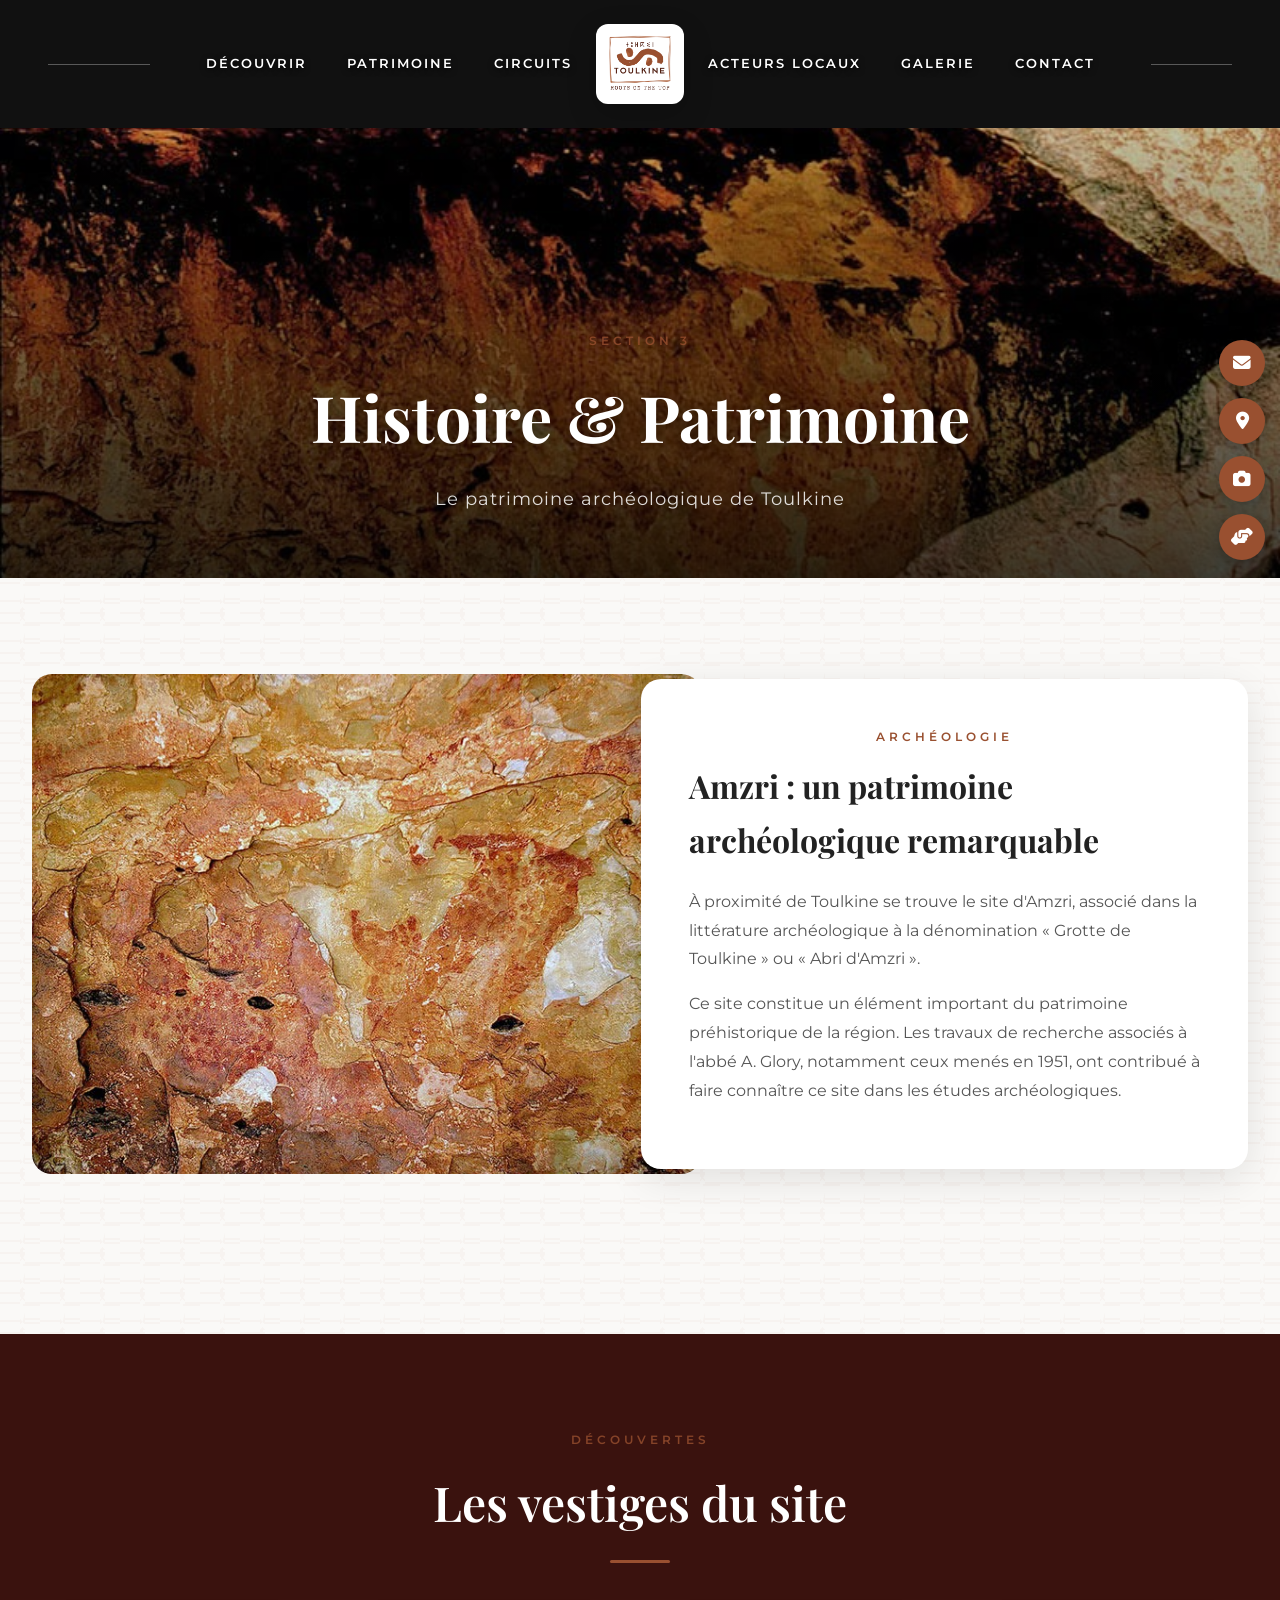
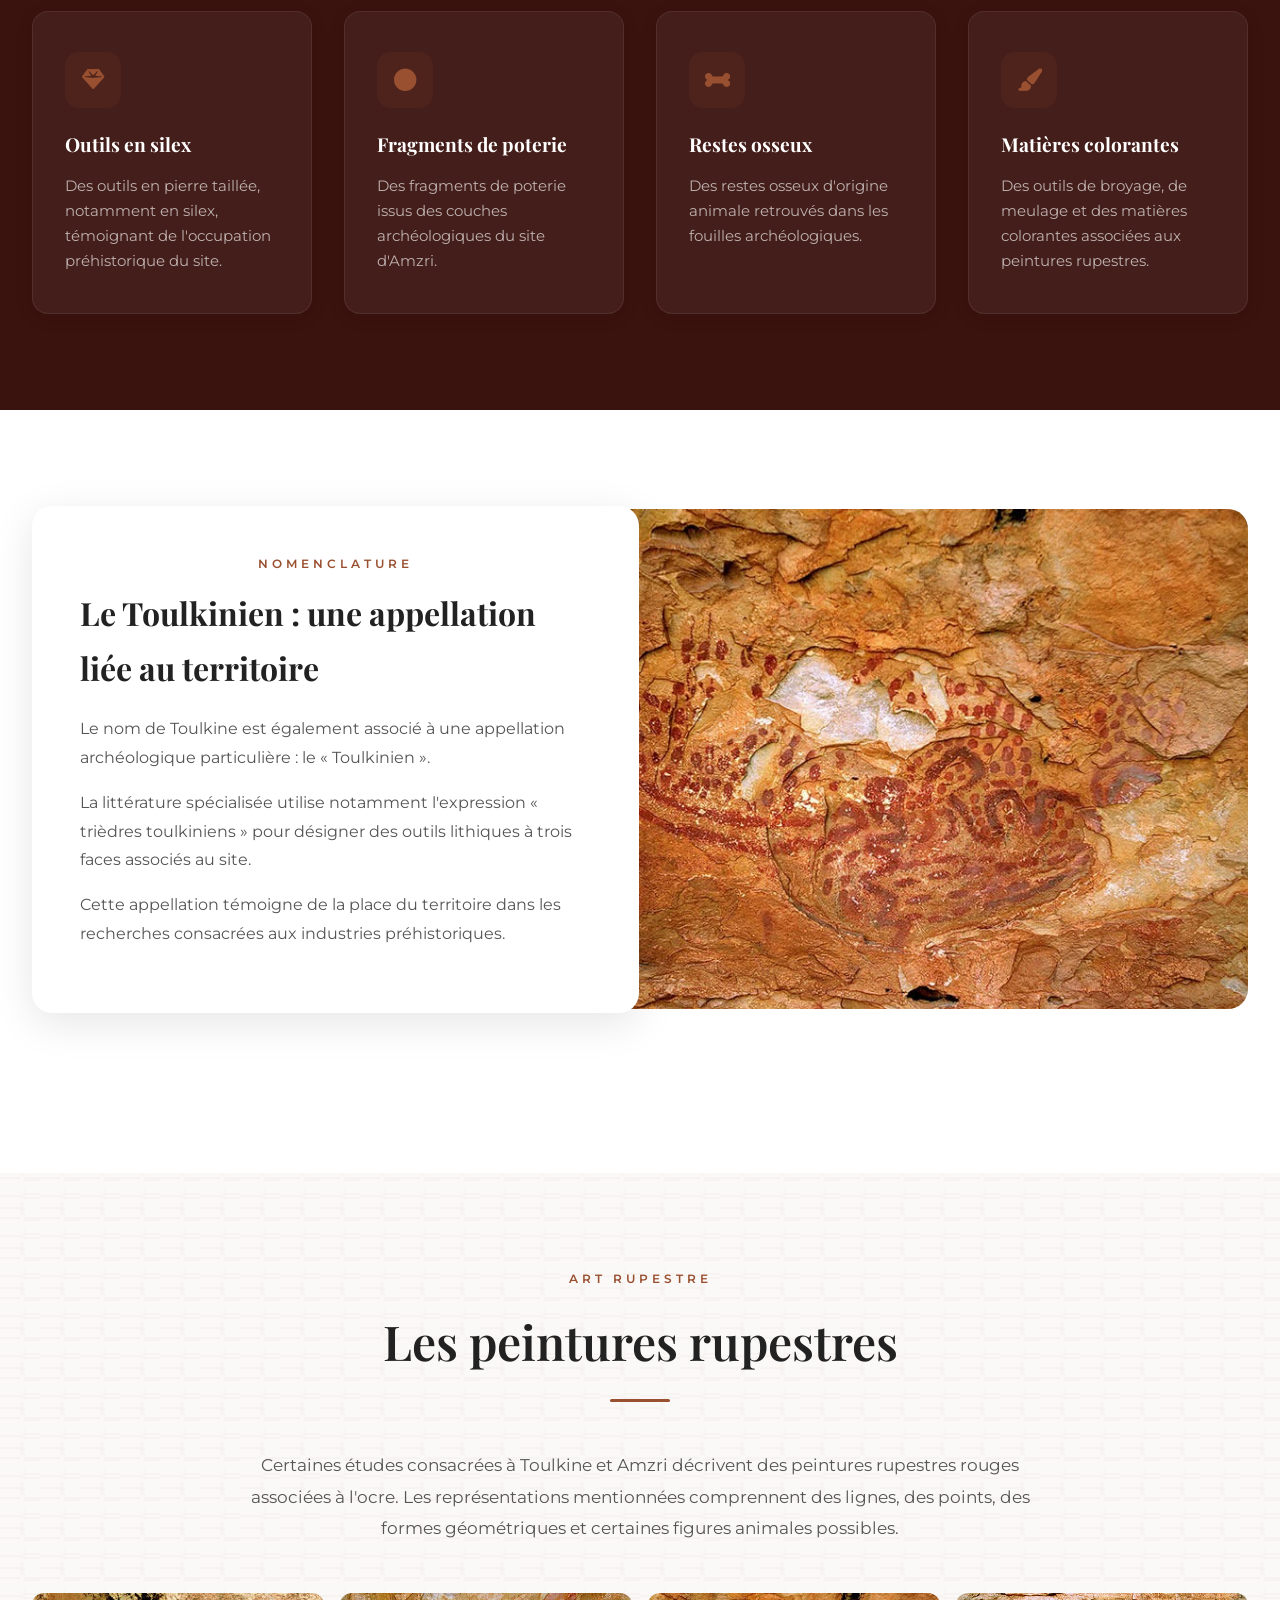
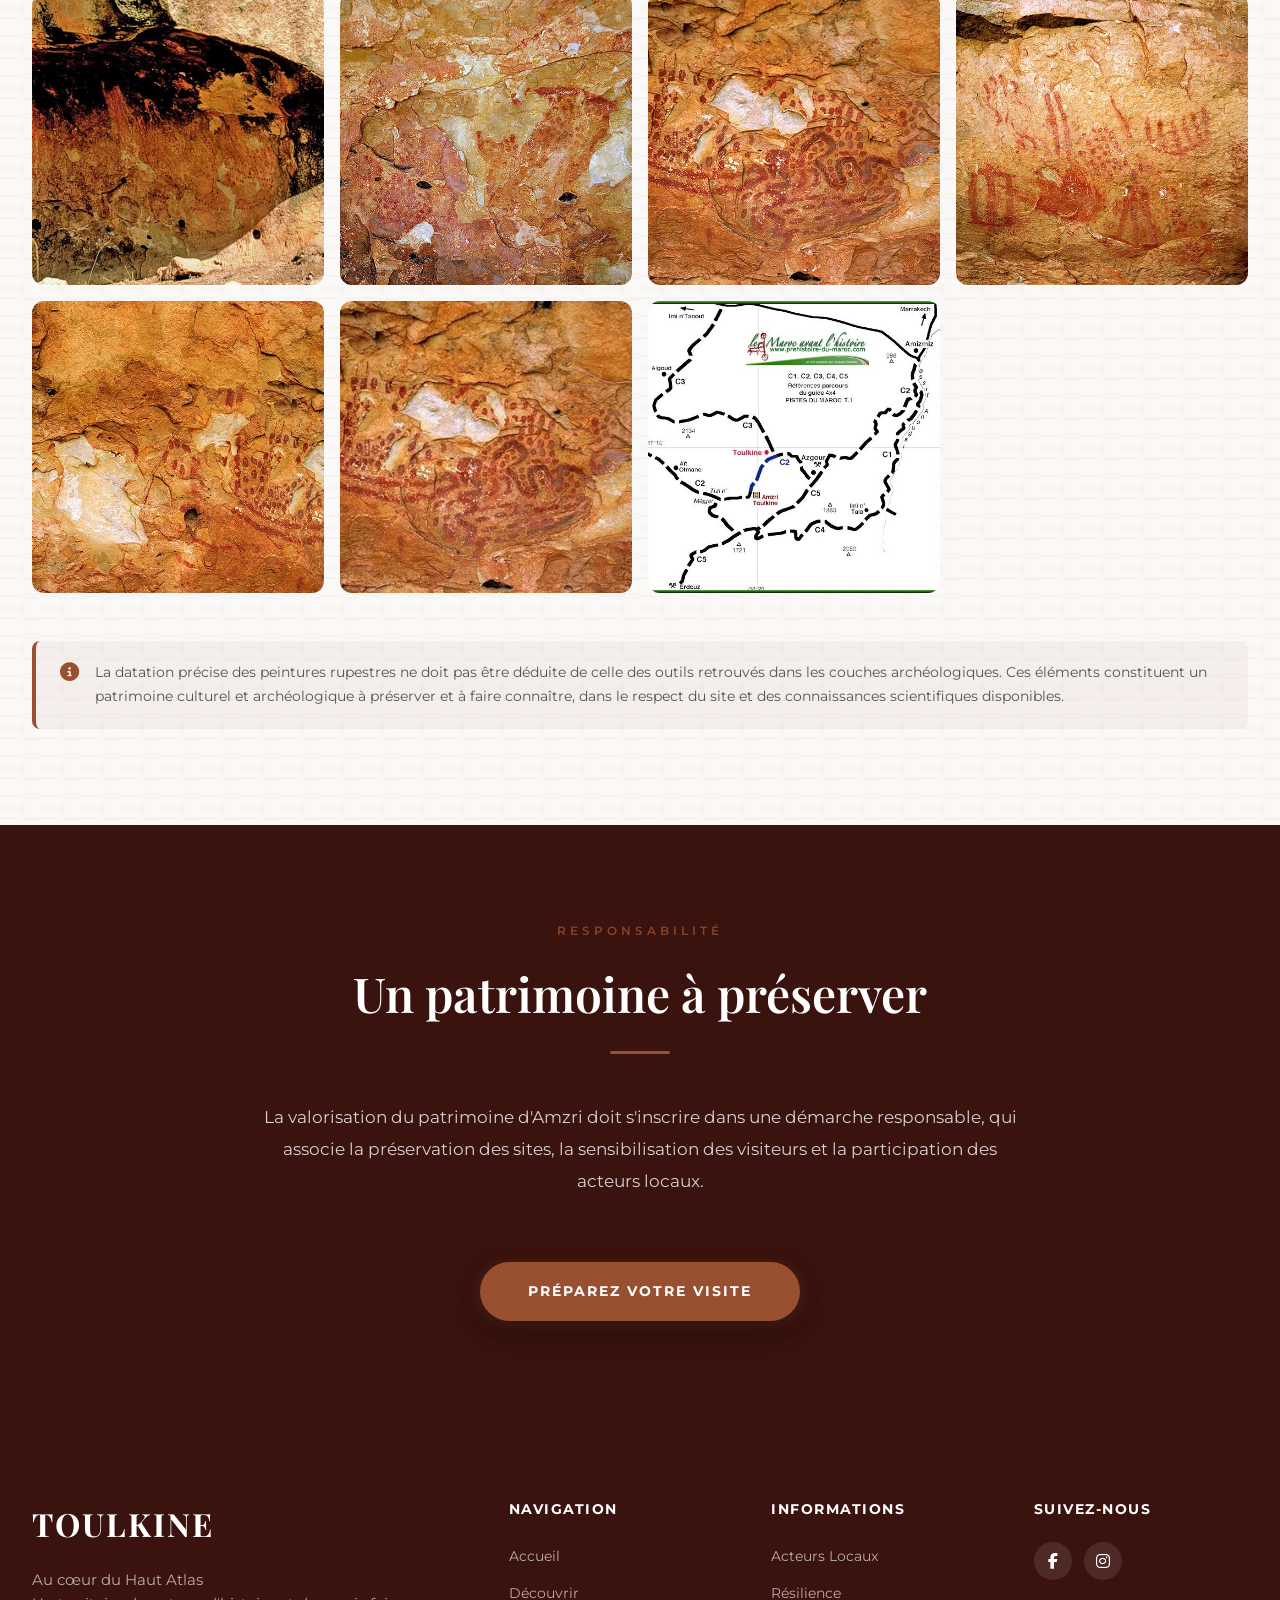
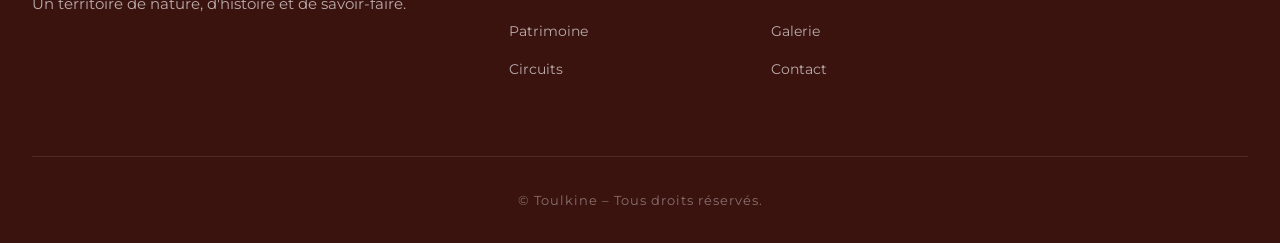
<file: patrimoine.html>
<!DOCTYPE html>
<html lang="fr">
<head>
    <meta charset="UTF-8">
    <meta name="viewport" content="width=device-width, initial-scale=1.0">
    <title>Histoire & Patrimoine – Toulkine</title>
    <link rel="stylesheet" href="css/style.css?v=13">
    <link rel="stylesheet" href="https://cdnjs.cloudflare.com/ajax/libs/font-awesome/6.4.0/css/all.min.css">
</head>
<body>

    <header class="solid-header" id="main-header">
        <div class="menu-toggle" id="mobile-menu"><i class="fas fa-bars"></i></div>
        <div class="header-content">
            <nav class="nav-left">
                <hr class="nav-line">
                <a href="decouvrir.html">Découvrir</a>
                <a href="patrimoine.html">Patrimoine</a>
                <a href="circuits.html">Circuits</a>
            </nav>
            <div class="logo-center">
                <a href="index.html"><img src="images/logo.png" alt="Logo Toulkine"></a>
            </div>
            <nav class="nav-right">
                <a href="acteurs.html">Acteurs Locaux</a>
                <a href="gallery.html">Galerie</a>
                <a href="contact.html">Contact</a>
                <hr class="nav-line">
            </nav>
        </div>
    </header>

    <!-- SIDE MENU -->
    <div class="side-menu">
        <a href="contact.html" title="Contact"><i class="fas fa-envelope"></i></a>
        <a href="contact.html" title="Localisation"><i class="fas fa-map-marker-alt"></i></a>
        <a href="gallery.html" title="Galerie"><i class="fas fa-camera"></i></a>
        <a href="acteurs.html" title="Coopératives"><i class="fas fa-hands-helping"></i></a>
    </div>

    <main>
        <!-- PAGE HERO with cavemen image -->
        <section class="page-hero" style="background-image: url('images/cave-1.jpeg');">
            <div class="page-hero-content">
                <span class="section-label light">Section 3</span>
                <h1>Histoire & Patrimoine</h1>
                <p>Le patrimoine archéologique de Toulkine</p>
            </div>
        </section>

        <!-- AMZRI -->
        <section class="section-full pattern-bg">
            <div class="container">
                <div class="text-image-grid">
                    <div class="grid-image">
                        <img src="images/cave-2.jpeg" alt="Site d'Amzri">
                    </div>
                    <div class="grid-text">
                        <span class="section-label">Archéologie</span>
                        <h2>Amzri : un patrimoine archéologique remarquable</h2>
                        <p>À proximité de Toulkine se trouve le site d'Amzri, associé dans la littérature archéologique à la dénomination « Grotte de Toulkine » ou « Abri d'Amzri ».</p>
                        <p>Ce site constitue un élément important du patrimoine préhistorique de la région. Les travaux de recherche associés à l'abbé A. Glory, notamment ceux menés en 1951, ont contribué à faire connaître ce site dans les études archéologiques.</p>
                    </div>
                </div>
            </div>
        </section>

        <!-- VESTIGES -->
        <section class="section-full section-dark">
            <div class="container">
                <span class="section-label light">Découvertes</span>
                <h2 class="section-title light">Les vestiges du site</h2>
                <div class="richesses-grid">
                    <div class="richesse-card dark-richesse">
                        <div class="richesse-icon"><i class="fas fa-gem"></i></div>
                        <h3>Outils en silex</h3>
                        <p>Des outils en pierre taillée, notamment en silex, témoignant de l'occupation préhistorique du site.</p>
                    </div>
                    <div class="richesse-card dark-richesse">
                        <div class="richesse-icon"><i class="fas fa-circle"></i></div>
                        <h3>Fragments de poterie</h3>
                        <p>Des fragments de poterie issus des couches archéologiques du site d'Amzri.</p>
                    </div>
                    <div class="richesse-card dark-richesse">
                        <div class="richesse-icon"><i class="fas fa-bone"></i></div>
                        <h3>Restes osseux</h3>
                        <p>Des restes osseux d'origine animale retrouvés dans les fouilles archéologiques.</p>
                    </div>
                    <div class="richesse-card dark-richesse">
                        <div class="richesse-icon"><i class="fas fa-paint-brush"></i></div>
                        <h3>Matières colorantes</h3>
                        <p>Des outils de broyage, de meulage et des matières colorantes associées aux peintures rupestres.</p>
                    </div>
                </div>
            </div>
        </section>

        <!-- TOULKINIEN -->
        <section class="section-full">
            <div class="container">
                <div class="text-image-grid reverse">
                    <div class="grid-image">
                        <img src="images/cave-3.jpeg" alt="Outils lithiques toulkiniens">
                    </div>
                    <div class="grid-text">
                        <span class="section-label">Nomenclature</span>
                        <h2>Le Toulkinien : une appellation liée au territoire</h2>
                        <p>Le nom de Toulkine est également associé à une appellation archéologique particulière : le « Toulkinien ».</p>
                        <p>La littérature spécialisée utilise notamment l'expression « trièdres toulkiniens » pour désigner des outils lithiques à trois faces associés au site.</p>
                        <p>Cette appellation témoigne de la place du territoire dans les recherches consacrées aux industries préhistoriques.</p>
                    </div>
                </div>
            </div>
        </section>

        <!-- PEINTURES RUPESTRES -->
        <section class="section-full pattern-bg">
            <div class="container">
                <span class="section-label">Art rupestre</span>
                <h2 class="section-title">Les peintures rupestres</h2>
                <p class="lead-text">Certaines études consacrées à Toulkine et Amzri décrivent des peintures rupestres rouges associées à l'ocre. Les représentations mentionnées comprennent des lignes, des points, des formes géométriques et certaines figures animales possibles.</p>

                <!-- CAVEMEN GALLERY -->
                <div class="cave-gallery">
                    <div class="cave-item"><img src="images/cave-1.jpeg" alt="Peinture rupestre 1"></div>
                    <div class="cave-item"><img src="images/cave-2.jpeg" alt="Peinture rupestre 2"></div>
                    <div class="cave-item"><img src="images/cave-3.jpeg" alt="Peinture rupestre 3"></div>
                    <div class="cave-item"><img src="images/cave-4.jpeg" alt="Peinture rupestre 4"></div>
                    <div class="cave-item"><img src="images/cave-5.jpeg" alt="Peinture rupestre 5"></div>
                    <div class="cave-item"><img src="images/cave-6.jpeg" alt="Peinture rupestre 6"></div>
                    <div class="cave-item"><img src="images/cave-7.jpeg" alt="Peinture rupestre 7"></div>
                </div>

                <div class="info-box">
                    <i class="fas fa-info-circle"></i>
                    <p>La datation précise des peintures rupestres ne doit pas être déduite de celle des outils retrouvés dans les couches archéologiques. Ces éléments constituent un patrimoine culturel et archéologique à préserver et à faire connaître, dans le respect du site et des connaissances scientifiques disponibles.</p>
                </div>
            </div>
        </section>

        <!-- PRÉSERVER -->
        <section class="section-full section-dark">
            <div class="container text-center-section">
                <span class="section-label light">Responsabilité</span>
                <h2 class="section-title light">Un patrimoine à préserver</h2>
                <p class="lead-text light-text">La valorisation du patrimoine d'Amzri doit s'inscrire dans une démarche responsable, qui associe la préservation des sites, la sensibilisation des visiteurs et la participation des acteurs locaux.</p>
                <a href="contact.html" class="hero-btn" style="margin-top:2rem; display:inline-block;">Préparez votre visite</a>
            </div>
        </section>

    </main>

    <footer class="site-footer">
        <div class="footer-container">
            <div class="footer-brand">
                <h2 class="footer-logo">TOULKINE</h2>
                <p>Au cœur du Haut Atlas<br>Un territoire de nature, d'histoire et de savoir-faire.</p>
            </div>
            <div class="footer-links">
                <h3>Navigation</h3>
                <ul>
                    <li><a href="index.html">Accueil</a></li>
                    <li><a href="decouvrir.html">Découvrir</a></li>
                    <li><a href="patrimoine.html">Patrimoine</a></li>
                    <li><a href="circuits.html">Circuits</a></li>
                </ul>
            </div>
            <div class="footer-links">
                <h3>Informations</h3>
                <ul>
                    <li><a href="acteurs.html">Acteurs Locaux</a></li>
                    <li><a href="resilience.html">Résilience</a></li>
                    <li><a href="gallery.html">Galerie</a></li>
                    <li><a href="contact.html">Contact</a></li>
                </ul>
            </div>
            <div class="footer-social">
                <h3>Suivez-nous</h3>
                <div class="social-icons">
                    <a href="#"><i class="fab fa-facebook-f"></i></a>
                    <a href="#"><i class="fab fa-instagram"></i></a>
                </div>
            </div>
        </div>
        <div class="footer-bottom">
            <p>&copy; Toulkine – Tous droits réservés.</p>
        </div>
    </footer>

    <script src="js/script.js"></script>
</body>
</html>
</file>
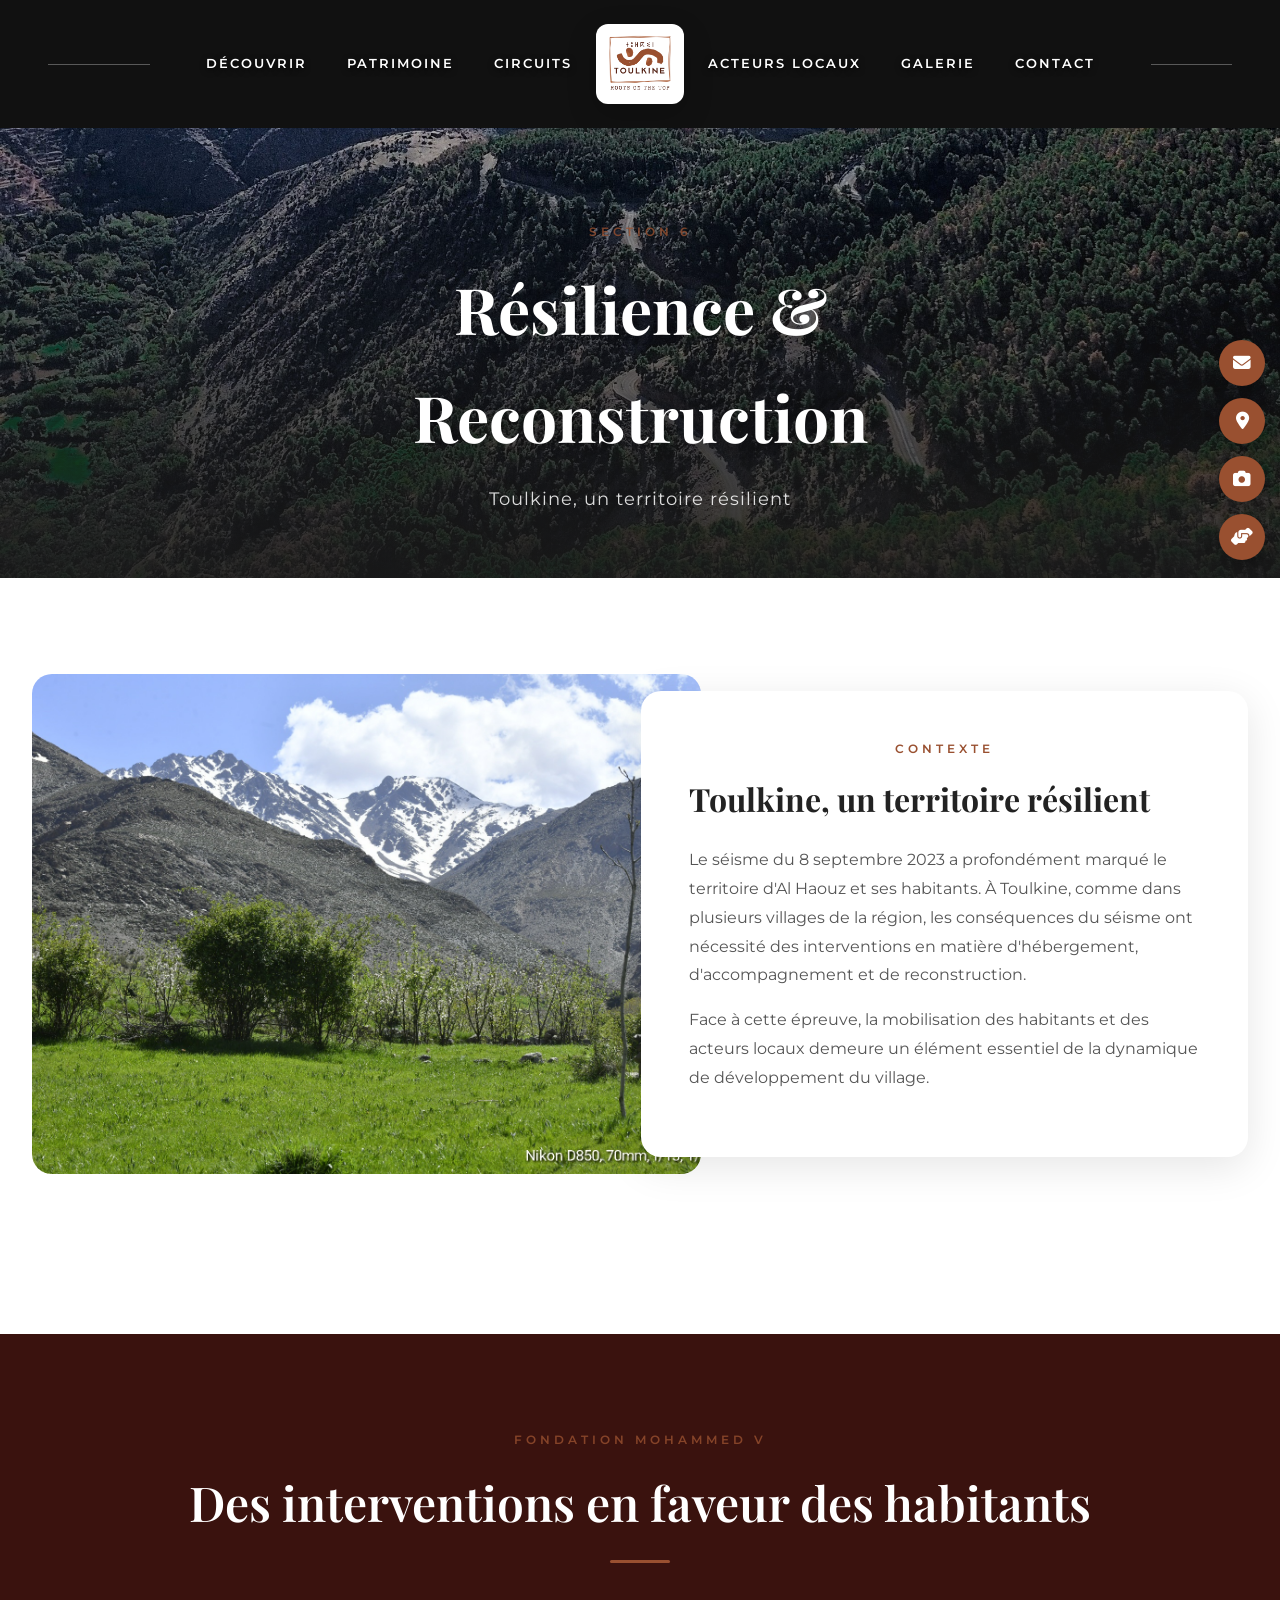
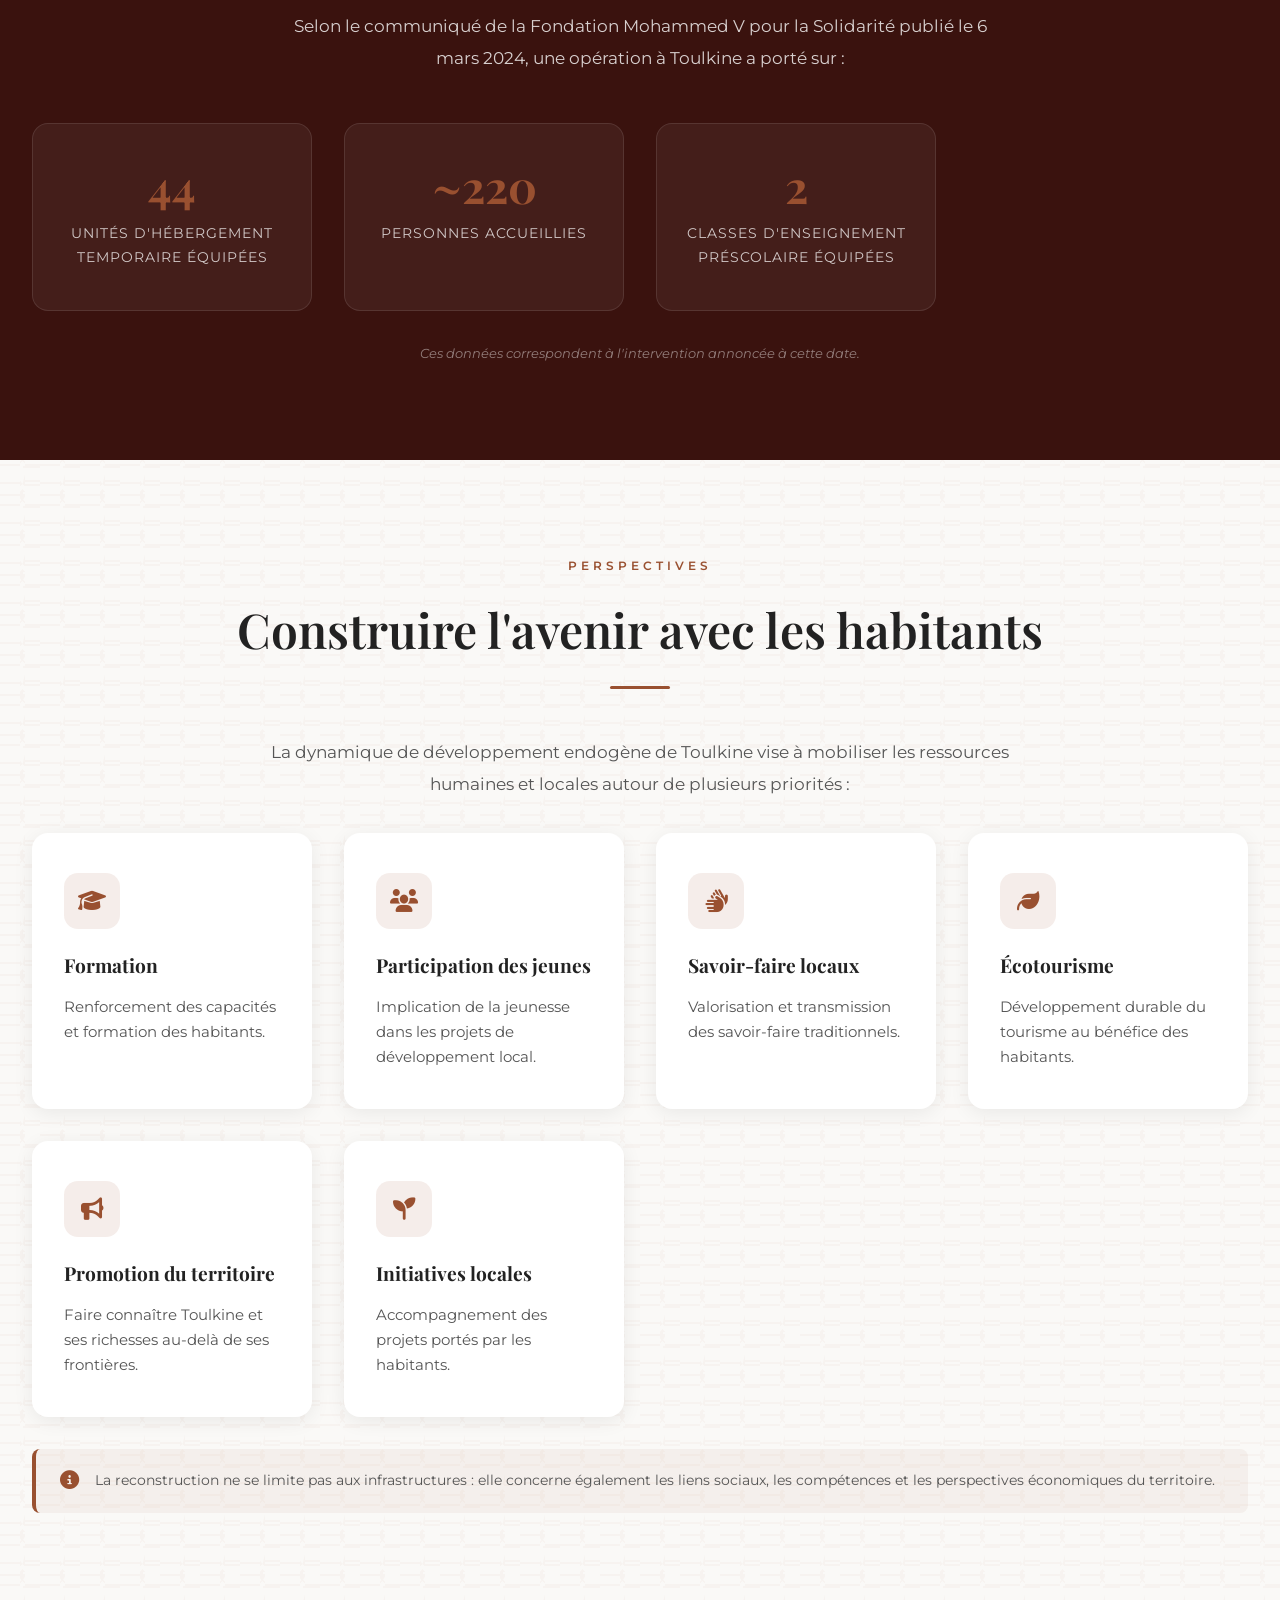
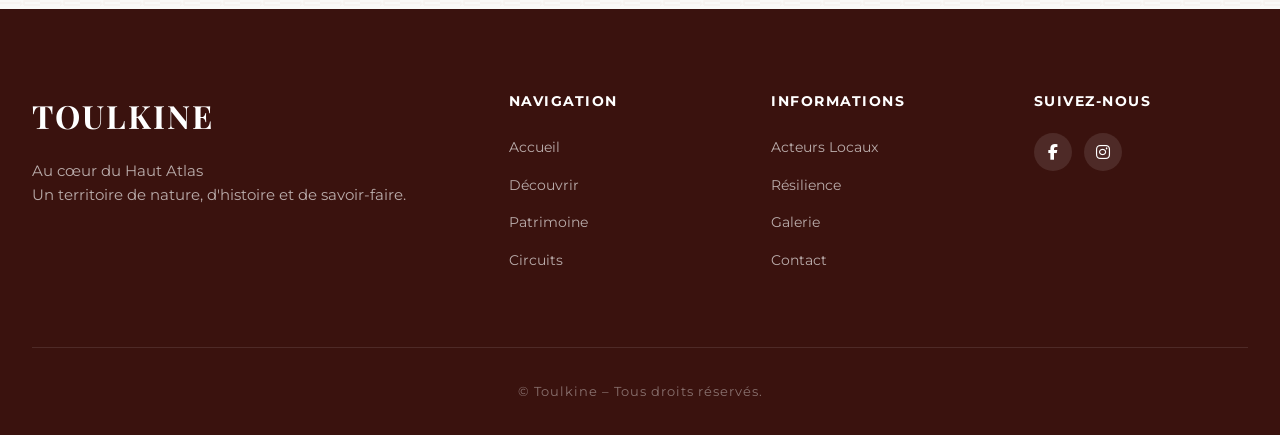
<file: resilience.html>
<!DOCTYPE html>
<html lang="fr">
<head>
    <meta charset="UTF-8">
    <meta name="viewport" content="width=device-width, initial-scale=1.0">
    <title>Résilience & Reconstruction – Toulkine</title>
    <link rel="stylesheet" href="css/style.css?v=13">
    <link rel="stylesheet" href="https://cdnjs.cloudflare.com/ajax/libs/font-awesome/6.4.0/css/all.min.css">
</head>
<body>

    <header class="solid-header" id="main-header">
        <div class="menu-toggle" id="mobile-menu"><i class="fas fa-bars"></i></div>
        <div class="header-content">
            <nav class="nav-left">
                <hr class="nav-line">
                <a href="decouvrir.html">Découvrir</a>
                <a href="patrimoine.html">Patrimoine</a>
                <a href="circuits.html">Circuits</a>
            </nav>
            <div class="logo-center">
                <a href="index.html"><img src="images/logo.png" alt="Logo Toulkine"></a>
            </div>
            <nav class="nav-right">
                <a href="acteurs.html">Acteurs Locaux</a>
                <a href="gallery.html">Galerie</a>
                <a href="contact.html">Contact</a>
                <hr class="nav-line">
            </nav>
        </div>
    </header>

    <!-- SIDE MENU -->
    <div class="side-menu">
        <a href="contact.html" title="Contact"><i class="fas fa-envelope"></i></a>
        <a href="contact.html" title="Localisation"><i class="fas fa-map-marker-alt"></i></a>
        <a href="gallery.html" title="Galerie"><i class="fas fa-camera"></i></a>
        <a href="acteurs.html" title="Coopératives"><i class="fas fa-hands-helping"></i></a>
    </div>

    <main>
        <section class="page-hero page-hero-dark" style="background-image: url('images/explore-6.jpeg');">
            <div class="page-hero-content">
                <span class="section-label light">Section 6</span>
                <h1>Résilience & Reconstruction</h1>
                <p>Toulkine, un territoire résilient</p>
            </div>
        </section>

        <!-- SÉISME -->
        <section class="section-full">
            <div class="container">
                <div class="text-image-grid">
                    <div class="grid-image">
                        <img src="images/explore-3.jpeg" alt="Village de Toulkine">
                    </div>
                    <div class="grid-text">
                        <span class="section-label">Contexte</span>
                        <h2>Toulkine, un territoire résilient</h2>
                        <p>Le séisme du 8 septembre 2023 a profondément marqué le territoire d'Al Haouz et ses habitants. À Toulkine, comme dans plusieurs villages de la région, les conséquences du séisme ont nécessité des interventions en matière d'hébergement, d'accompagnement et de reconstruction.</p>
                        <p>Face à cette épreuve, la mobilisation des habitants et des acteurs locaux demeure un élément essentiel de la dynamique de développement du village.</p>
                    </div>
                </div>
            </div>
        </section>

        <!-- INTERVENTIONS -->
        <section class="section-full section-dark">
            <div class="container">
                <span class="section-label light">Fondation Mohammed V</span>
                <h2 class="section-title light">Des interventions en faveur des habitants</h2>
                <p class="lead-text" style="color:rgba(255,255,255,0.8); text-align:center; max-width:700px; margin:0 auto 3rem;">Selon le communiqué de la Fondation Mohammed V pour la Solidarité publié le 6 mars 2024, une opération à Toulkine a porté sur :</p>
                <div class="stats-grid">
                    <div class="stat-card">
                        <span class="stat-number">44</span>
                        <span class="stat-label">unités d'hébergement temporaire équipées</span>
                    </div>
                    <div class="stat-card">
                        <span class="stat-number">~220</span>
                        <span class="stat-label">personnes accueillies</span>
                    </div>
                    <div class="stat-card">
                        <span class="stat-number">2</span>
                        <span class="stat-label">classes d'enseignement préscolaire équipées</span>
                    </div>
                </div>
                <p class="stats-note">Ces données correspondent à l'intervention annoncée à cette date.</p>
            </div>
        </section>

        <!-- AVENIR -->
        <section class="section-full pattern-bg">
            <div class="container">
                <span class="section-label">Perspectives</span>
                <h2 class="section-title">Construire l'avenir avec les habitants</h2>
                <p class="lead-text">La dynamique de développement endogène de Toulkine vise à mobiliser les ressources humaines et locales autour de plusieurs priorités :</p>
                <div class="richesses-grid">
                    <div class="richesse-card">
                        <div class="richesse-icon"><i class="fas fa-graduation-cap"></i></div>
                        <h3>Formation</h3>
                        <p>Renforcement des capacités et formation des habitants.</p>
                    </div>
                    <div class="richesse-card">
                        <div class="richesse-icon"><i class="fas fa-users"></i></div>
                        <h3>Participation des jeunes</h3>
                        <p>Implication de la jeunesse dans les projets de développement local.</p>
                    </div>
                    <div class="richesse-card">
                        <div class="richesse-icon"><i class="fas fa-hands"></i></div>
                        <h3>Savoir-faire locaux</h3>
                        <p>Valorisation et transmission des savoir-faire traditionnels.</p>
                    </div>
                    <div class="richesse-card">
                        <div class="richesse-icon"><i class="fas fa-leaf"></i></div>
                        <h3>Écotourisme</h3>
                        <p>Développement durable du tourisme au bénéfice des habitants.</p>
                    </div>
                    <div class="richesse-card">
                        <div class="richesse-icon"><i class="fas fa-bullhorn"></i></div>
                        <h3>Promotion du territoire</h3>
                        <p>Faire connaître Toulkine et ses richesses au-delà de ses frontières.</p>
                    </div>
                    <div class="richesse-card">
                        <div class="richesse-icon"><i class="fas fa-seedling"></i></div>
                        <h3>Initiatives locales</h3>
                        <p>Accompagnement des projets portés par les habitants.</p>
                    </div>
                </div>
                <div class="info-box" style="margin-top:2rem;">
                    <i class="fas fa-info-circle"></i>
                    <p>La reconstruction ne se limite pas aux infrastructures : elle concerne également les liens sociaux, les compétences et les perspectives économiques du territoire.</p>
                </div>
            </div>
        </section>

    </main>

    <footer class="site-footer">
        <div class="footer-container">
            <div class="footer-brand">
                <h2 class="footer-logo">TOULKINE</h2>
                <p>Au cœur du Haut Atlas<br>Un territoire de nature, d'histoire et de savoir-faire.</p>
            </div>
            <div class="footer-links">
                <h3>Navigation</h3>
                <ul>
                    <li><a href="index.html">Accueil</a></li>
                    <li><a href="decouvrir.html">Découvrir</a></li>
                    <li><a href="patrimoine.html">Patrimoine</a></li>
                    <li><a href="circuits.html">Circuits</a></li>
                </ul>
            </div>
            <div class="footer-links">
                <h3>Informations</h3>
                <ul>
                    <li><a href="acteurs.html">Acteurs Locaux</a></li>
                    <li><a href="resilience.html">Résilience</a></li>
                    <li><a href="gallery.html">Galerie</a></li>
                    <li><a href="contact.html">Contact</a></li>
                </ul>
            </div>
            <div class="footer-social">
                <h3>Suivez-nous</h3>
                <div class="social-icons">
                    <a href="#"><i class="fab fa-facebook-f"></i></a>
                    <a href="#"><i class="fab fa-instagram"></i></a>
                </div>
            </div>
        </div>
        <div class="footer-bottom">
            <p>&copy; Toulkine – Tous droits réservés.</p>
        </div>
    </footer>

    <script src="js/script.js"></script>
</body>
</html>
</file>
<file: css/style.css>
/* --- Toulkine Design System V3 --- */
@import url('https://fonts.googleapis.com/css2?family=Playfair+Display:wght@400;500;600;700&family=Montserrat:wght@300;400;500;600;700&display=swap');

:root {
  --color-primary: #995030;
  --color-primary-dark: #7a3f24;
  --color-bg: #FFFFFF;
  --color-surface: #F9F8F6;
  --color-text: #222222;
  --color-text-light: #555555;
  --color-white: #FFFFFF;
  --color-dark: #1a1a1a;
  --font-heading: 'Playfair Display', serif;
  --font-body: 'Montserrat', sans-serif;
}

* { margin: 0; padding: 0; box-sizing: border-box; }

body {
  font-family: var(--font-body);
  color: var(--color-text);
  background-color: var(--color-bg);
  line-height: 1.7;
  -webkit-font-smoothing: antialiased;
}

a { text-decoration: none; color: inherit; transition: all 0.3s ease; }

img { max-width: 100%; display: block; }

/* ===========================
   PATTERN BACKGROUND
=========================== */
.pattern-bg {
  background-color: #faf9f7;
  background-image: url("data:image/svg+xml,%3Csvg width='40' height='40' viewBox='0 0 40 40' xmlns='http://www.w3.org/2000/svg'%3E%3Cpath d='M20 20.5V18H0v-2h20v-2.5L22.5 16 25 13.5V8h-2V6h2V3.5L22.5 1 20 3.5V6H0V4h20V1.5L22.5 -1 25 1.5V6h15V4H25v2h15v2H25v5.5L22.5 16 20 13.5V16H0v2h20v2.5L22.5 24 25 26.5V32h-2v2h2v2.5L22.5 41 20 38.5V36H0v-2h20v-2.5L22.5 29 25 31.5V26h15v-2H25v-2h15v-2H25v-5.5L22.5 24 20 26.5V24H0v-2h20z' fill='%23995030' fill-opacity='0.03' fill-rule='evenodd'/%3E%3C/svg%3E");
}

/* ===========================
   SECTION DARK
=========================== */
.section-dark {
  background-color: #3A120E;
  color: var(--color-white);
}

/* ===========================
   HEADER
=========================== */
header {
  position: absolute;
  top: 0;
  width: 100%;
  z-index: 1000;
  background: linear-gradient(to bottom, rgba(0,0,0,0.45) 0%, transparent 100%);
  padding: 1.5rem 0;
}

header.solid-header {
  background: #111;
  position: relative;
}

.header-content {
  display: flex;
  justify-content: center;
  align-items: center;
  max-width: 1400px;
  margin: 0 auto;
  padding: 0 2rem;
  gap: 1.5rem;
}

.nav-left, .nav-right {
  display: flex;
  align-items: center;
  gap: 2.5rem;
  flex: 1;
}

.nav-left { justify-content: flex-end; }
.nav-right { justify-content: flex-start; }

.nav-line {
  flex-grow: 1;
  border: none;
  border-top: 1px solid rgba(255,255,255,0.3);
  margin: 0 1rem;
}

.nav-left a, .nav-right a {
  color: var(--color-white);
  text-transform: uppercase;
  font-size: 0.8rem;
  letter-spacing: 2px;
  font-weight: 600;
  position: relative;
  white-space: nowrap;
  text-shadow: 0 2px 6px rgba(0, 0, 0, 0.8);
}

.nav-left a:hover, .nav-right a:hover { color: var(--color-primary); }

.logo-center img {
  height: 80px;
  background: var(--color-white);
  padding: 8px 12px;
  border-radius: 12px;
  box-shadow: 0 10px 30px rgba(0,0,0,0.2);
  transition: transform 0.4s ease;
  display: block;
}

.logo-center img:hover { transform: scale(1.05); }

/* ===========================
   SIDE MENU
=========================== */
.side-menu {
  position: fixed;
  right: 15px;
  top: 50%;
  transform: translateY(-50%);
  display: flex;
  flex-direction: column;
  gap: 12px;
  z-index: 1000;
}

.side-menu a {
  background-color: var(--color-primary);
  color: var(--color-white);
  width: 46px;
  height: 46px;
  display: flex;
  align-items: center;
  justify-content: center;
  border-radius: 50%;
  font-size: 1.1rem;
  box-shadow: 0 4px 15px rgba(0,0,0,0.3);
  transition: transform 0.2s ease, background-color 0.2s;
}

.side-menu a:hover {
  transform: scale(1.1);
  background-color: var(--color-primary-dark);
}

/* ===========================
   HERO
=========================== */
.hero {
  height: 100vh;
  display: flex;
  align-items: center;
  justify-content: center;
  position: relative;
  /* Original hero: url('https://upload.wikimedia.org/wikipedia/commons/d/db/Panorama_Djebel_el_Kest.jpg') */
  background: url('../images/home.jpeg') center/cover no-repeat;
}

.hero::after {
  content: '';
  position: absolute;
  inset: 0;
  background: linear-gradient(
    to bottom,
    rgba(0, 0, 0, 0.3) 0%,
    rgba(0, 0, 0, 0.3) 35%,
    rgba(0, 0, 0, 0.45) 70%,
    rgba(0, 0, 0, 0.55) 100%
  );
}

.hero-content {
  position: relative;
  z-index: 2;
  text-align: center;
  padding: 0 1.5rem;
}

.hero-eyebrow {
  color: #FFFFFF;
  font-size: 0.95rem;
  letter-spacing: 5px;
  text-transform: uppercase;
  margin-bottom: 1.2rem;
  display: block;
  font-weight: 500;
  text-shadow: 0 2px 10px rgba(0, 0, 0, 0.6), 0 0 30px rgba(0, 0, 0, 0.3);
}

.hero h1 {
  font-size: 7rem;
  color: var(--color-white);
  font-family: var(--font-heading);
  font-weight: 700;
  letter-spacing: 8px;
  margin-bottom: 1.5rem;
  text-shadow: 0 5px 25px rgba(0, 0, 0, 0.5);
}

.hero-subtitle {
  color: #FFFFFF;
  font-size: 1.15rem;
  max-width: 700px;
  margin: 0 auto 2.5rem;
  line-height: 1.8;
  font-weight: 400;
  text-shadow: 0 2px 15px rgba(0, 0, 0, 0.6), 0 0 40px rgba(0, 0, 0, 0.3);
}

.hero-btn {
  display: inline-block;
  background-color: var(--color-primary);
  color: var(--color-white);
  padding: 1.1rem 3rem;
  border-radius: 50px;
  font-size: 0.9rem;
  text-transform: uppercase;
  font-weight: 700;
  letter-spacing: 2px;
  box-shadow: 0 10px 25px rgba(0, 0, 0, 0.5), 0 4px 15px rgba(153, 80, 48, 0.5);
  transition: all 0.3s ease;
}

.hero-btn:hover {
  transform: translateY(-3px);
  background-color: var(--color-primary-dark);
  color: var(--color-white);
}

/* ===========================
   PAGE HERO (inner pages)
=========================== */
.page-hero {
  min-height: 50vh;
  display: flex;
  align-items: flex-end;
  position: relative;
  background-size: cover;
  background-position: center;
}

.page-hero::after {
  content: '';
  position: absolute;
  inset: 0;
  background: linear-gradient(to top, rgba(0,0,0,0.75) 0%, rgba(0,0,0,0.2) 100%);
}

.page-hero-dark::after {
  background: linear-gradient(to top, rgba(26,26,26,0.9) 0%, rgba(0,0,0,0.3) 100%);
}

.page-hero-content {
  position: relative;
  z-index: 2;
  padding: 4rem 2rem;
  max-width: 900px;
  margin: 0 auto;
  width: 100%;
  text-align: center;
}

.page-hero-content h1 {
  font-family: var(--font-heading);
  font-size: 4rem;
  color: var(--color-white);
  margin-bottom: 0.75rem;
  text-shadow: 0 2px 15px rgba(0,0,0,0.4);
}

.page-hero-content p {
  color: rgba(255,255,255,0.85);
  font-size: 1.1rem;
  letter-spacing: 1px;
}

/* ===========================
   SECTION LABEL
=========================== */
.section-label {
  display: block;
  text-align: center;
  font-size: 0.75rem;
  letter-spacing: 4px;
  text-transform: uppercase;
  color: var(--color-primary);
  margin-bottom: 0.75rem;
  font-weight: 600;
}

.section-label.light {
  color: rgba(153,80,48,0.8);
}

/* ===========================
   SECTIONS & CONTAINERS
=========================== */
.section-full { padding: 6rem 2rem; }

.container {
  max-width: 1300px;
  margin: 0 auto;
}

.text-center-section {
  text-align: center;
}

.section-title {
  text-align: center;
  font-size: 3rem;
  color: var(--color-text);
  margin-bottom: 3rem;
  font-family: var(--font-heading);
  font-weight: 600;
  position: relative;
}

.section-title::after {
  content: '';
  display: block;
  width: 60px;
  height: 3px;
  background: var(--color-primary);
  margin: 1rem auto 0;
  border-radius: 2px;
}

.section-title.light { color: var(--color-white); }
.section-title.light::after { background: var(--color-primary); }

.lead-text {
  font-size: 1.05rem;
  color: var(--color-text-light);
  max-width: 780px;
  margin: 0 auto 2rem;
  line-height: 1.9;
  text-align: center;
}

.light-text { color: rgba(255,255,255,0.8); }

/* ===========================
   INTRO BLOCK (home)
=========================== */
.intro-block {
  text-align: center;
  max-width: 800px;
  margin: 0 auto;
}

.btn-outline {
  display: inline-block;
  border: 2px solid var(--color-primary);
  color: var(--color-primary);
  padding: 0.9rem 2.5rem;
  border-radius: 50px;
  font-size: 0.85rem;
  text-transform: uppercase;
  letter-spacing: 2px;
  font-weight: 600;
  margin-top: 1.5rem;
  transition: all 0.3s;
}

.btn-outline:hover {
  background: var(--color-primary);
  color: white;
}

/* ===========================
   STATS GRID
=========================== */
.stats-grid {
  display: grid;
  grid-template-columns: repeat(4, 1fr);
  gap: 2rem;
  margin-bottom: 2rem;
}

.stat-card {
  text-align: center;
  padding: 2.5rem 1.5rem;
  border: 1px solid rgba(255,255,255,0.1);
  border-radius: 16px;
  background: rgba(255,255,255,0.05);
}

.stat-number {
  display: block;
  font-family: var(--font-heading);
  font-size: 2.8rem;
  font-weight: 700;
  color: var(--color-primary);
  line-height: 1;
  margin-bottom: 0.75rem;
}

.stat-label {
  display: block;
  color: rgba(255,255,255,0.75);
  font-size: 0.9rem;
  letter-spacing: 1px;
  text-transform: uppercase;
}

.stats-note {
  text-align: center;
  color: rgba(255,255,255,0.45);
  font-size: 0.8rem;
  margin-top: 1rem;
  font-style: italic;
}

/* ===========================
   RICHESSES GRID (4-col cards)
=========================== */
.richesses-grid {
  display: grid;
  grid-template-columns: repeat(4, 1fr);
  gap: 2rem;
}

.richesse-card {
  background: var(--color-white);
  border-radius: 16px;
  padding: 2.5rem 2rem;
  box-shadow: 0 4px 20px rgba(0,0,0,0.07);
  transition: transform 0.3s, box-shadow 0.3s;
  text-decoration: none;
  color: var(--color-text);
  display: block;
}

.richesse-card:hover {
  transform: translateY(-6px);
  box-shadow: 0 12px 35px rgba(0,0,0,0.12);
  color: var(--color-text);
}

.richesse-card.dark-richesse {
  background: rgba(255,255,255,0.05);
  border: 1px solid rgba(255,255,255,0.08);
  color: var(--color-white);
}

.richesse-card.dark-richesse:hover {
  background: rgba(255,255,255,0.1);
  color: var(--color-white);
}

.richesse-icon {
  width: 56px;
  height: 56px;
  background: rgba(153,80,48,0.1);
  border-radius: 14px;
  display: flex;
  align-items: center;
  justify-content: center;
  margin-bottom: 1.25rem;
  font-size: 1.4rem;
  color: var(--color-primary);
}

.richesse-card h3 {
  font-family: var(--font-heading);
  font-size: 1.2rem;
  margin-bottom: 0.75rem;
  color: inherit;
}

.richesse-card p {
  font-size: 0.95rem;
  color: var(--color-text-light);
  line-height: 1.65;
}

.richesse-card.dark-richesse p {
  color: rgba(255,255,255,0.65);
}

/* ===========================
   TEXT-IMAGE GRID
=========================== */
.text-image-grid {
  display: flex;
  align-items: center;
  gap: 0;
  margin-bottom: 4rem;
}

.text-image-grid.reverse { flex-direction: row-reverse; }

.grid-image {
  flex: 0 0 55%;
  height: 500px;
  overflow: hidden;
  border-radius: 20px;
}

.grid-image img {
  width: 100%;
  height: 100%;
  object-fit: cover;
  transition: transform 0.6s ease;
}

.grid-image:hover img { transform: scale(1.04); }

.grid-text {
  flex: 1;
  background: var(--color-white);
  padding: 3rem;
  border-radius: 20px;
  box-shadow: 0 10px 40px rgba(0,0,0,0.1);
  margin-left: -60px;
  z-index: 2;
  position: relative;
}

.text-image-grid.reverse .grid-text {
  margin-left: 0;
  margin-right: -60px;
}

.grid-text.dark-card {
  background: #4e221b;
  color: var(--color-white);
  box-shadow: 0 15px 45px rgba(0, 0, 0, 0.45);
}

.grid-text h2 {
  font-family: var(--font-heading);
  font-size: 2rem;
  margin-bottom: 1.25rem;
  color: inherit;
}

.grid-text p {
  font-size: 1rem;
  color: var(--color-text-light);
  line-height: 1.8;
  margin-bottom: 1rem;
}

.grid-text.dark-card p { color: rgba(255,255,255,0.75); }

/* ===========================
   SOMMETS LIST
=========================== */
.sommets-list {
  display: grid;
  grid-template-columns: repeat(auto-fit, minmax(220px, 1fr));
  gap: 1.25rem;
  margin: 2.5rem 0;
}

.sommet-item {
  display: flex;
  align-items: flex-start;
  gap: 1rem;
  background: var(--color-white);
  border-radius: 12px;
  padding: 1.25rem 1.5rem;
  box-shadow: 0 2px 12px rgba(0,0,0,0.06);
}

.sommet-item i {
  color: var(--color-primary);
  font-size: 1.1rem;
  margin-top: 3px;
  flex-shrink: 0;
}

.sommet-item div { display: flex; flex-direction: column; }
.sommet-item strong { font-size: 1rem; color: var(--color-text); }
.sommet-item span { font-size: 0.85rem; color: var(--color-text-light); }

/* ===========================
   CAVE GALLERY
=========================== */
.cave-gallery {
  display: grid;
  grid-template-columns: repeat(4, 1fr);
  gap: 1rem;
  margin: 3rem 0;
}

.cave-item {
  border-radius: 12px;
  overflow: hidden;
  aspect-ratio: 1;
}

.cave-item img {
  width: 100%;
  height: 100%;
  object-fit: cover;
  transition: transform 0.4s;
}

.cave-item:hover img { transform: scale(1.06); }

/* ===========================
   INFO BOX
=========================== */
.info-box {
  display: flex;
  gap: 1rem;
  align-items: flex-start;
  background: rgba(153,80,48,0.06);
  border-left: 4px solid var(--color-primary);
  border-radius: 8px;
  padding: 1.25rem 1.5rem;
}

.info-box i {
  color: var(--color-primary);
  font-size: 1.2rem;
  flex-shrink: 0;
  margin-top: 2px;
}

.info-box p {
  font-size: 0.9rem;
  color: var(--color-text-light);
  line-height: 1.65;
  margin: 0;
}

/* ===========================
   CIRCUIT CARDS
=========================== */
.circuit-placeholder-grid {
  display: grid;
  grid-template-columns: repeat(3, 1fr);
  gap: 2rem;
  margin: 3rem 0;
}

.circuit-card {
  background: var(--color-white);
  border-radius: 20px;
  padding: 2.5rem 2rem;
  box-shadow: 0 4px 20px rgba(0,0,0,0.07);
  position: relative;
  text-align: center;
  transition: transform 0.3s;
}

.circuit-card:hover { transform: translateY(-6px); }

.circuit-badge {
  position: absolute;
  top: 1.25rem;
  right: 1.25rem;
  background: var(--color-primary);
  color: white;
  font-size: 0.72rem;
  letter-spacing: 1px;
  text-transform: uppercase;
  padding: 4px 10px;
  border-radius: 20px;
  font-weight: 600;
}

.circuit-icon {
  width: 64px;
  height: 64px;
  background: rgba(153,80,48,0.08);
  border-radius: 50%;
  display: flex;
  align-items: center;
  justify-content: center;
  font-size: 1.6rem;
  color: var(--color-primary);
  margin: 0 auto 1.5rem;
}

.circuit-card h3 {
  font-family: var(--font-heading);
  font-size: 1.3rem;
  margin-bottom: 0.75rem;
  color: var(--color-text);
}

.circuit-card p {
  font-size: 0.95rem;
  color: var(--color-text-light);
  margin-bottom: 1.5rem;
}

.circuit-meta {
  display: flex;
  flex-direction: column;
  gap: 0.5rem;
  font-size: 0.85rem;
  color: var(--color-text-light);
  text-align: left;
  border-top: 1px solid #eee;
  padding-top: 1.25rem;
}

.circuit-meta span { display: flex; align-items: center; gap: 0.6rem; }
.circuit-meta i { color: var(--color-primary); width: 14px; }

/* ===========================
   EXPERIENCES GRID
=========================== */
.experiences-grid {
  display: grid;
  grid-template-columns: repeat(2, 1fr);
  gap: 2rem;
}

.experience-item {
  border-radius: 20px;
  overflow: hidden;
  position: relative;
  display: flex;
  flex-direction: column;
}

.experience-img {
  height: 260px;
  background-size: cover;
  background-position: center;
  transition: transform 0.5s;
  flex-shrink: 0;
}

.experience-item:hover .experience-img { transform: scale(1.03); }

.experience-content {
  background: rgba(255,255,255,0.05);
  border: 1px solid rgba(255,255,255,0.08);
  border-top: none;
  padding: 2rem;
  flex: 1;
  display: flex;
  flex-direction: column;
}

.experience-content h3 {
  font-family: var(--font-heading);
  font-size: 1.3rem;
  color: var(--color-white);
  margin-bottom: 0.75rem;
}

.experience-content p {
  font-size: 0.95rem;
  color: rgba(255,255,255,0.7);
  line-height: 1.65;
}

.experience-content .richesse-icon {
  background: rgba(153,80,48,0.2);
}

/* ===========================
   PRODUCT LIST
=========================== */
.product-list {
  list-style: none;
  margin-top: 1.25rem;
  display: flex;
  flex-direction: column;
  gap: 0.6rem;
}

.product-list li {
  display: flex;
  align-items: center;
  gap: 0.75rem;
  font-size: 0.95rem;
  color: var(--color-text-light);
}

.product-list li i {
  color: var(--color-primary);
  font-size: 0.85rem;
  flex-shrink: 0;
}

.product-list.light li { color: rgba(255,255,255,0.8); }

/* ===========================
   PRODUCT GALLERY
=========================== */
.product-gallery {
  display: grid;
  grid-template-columns: repeat(5, 1fr);
  gap: 1rem;
  margin-top: 3rem;
}

.product-gallery.dark-gallery { }

.product-img {
  border-radius: 12px;
  overflow: hidden;
  aspect-ratio: 1;
}

.product-img img {
  width: 100%;
  height: 100%;
  object-fit: cover;
  transition: transform 0.4s;
}

.product-img:hover img { transform: scale(1.07); }

/* ===========================
   BENTO GALLERY
=========================== */
.bento-gallery {
  display: grid;
  grid-template-columns: repeat(3, 1fr);
  grid-auto-rows: 280px;
  grid-auto-flow: dense;
  gap: 1rem;
  margin-top: 2.5rem;
}

.bento-item {
  border-radius: 14px;
  overflow: hidden;
  position: relative;
}

.bento-item img {
  width: 100%;
  height: 100%;
  object-fit: cover;
  transition: transform 0.5s ease;
}

.bento-item:hover img { transform: scale(1.06); }

.bento-large {
  grid-column: span 2;
  grid-row: span 2;
}

.bento-wide { grid-column: span 2; }
.bento-tall { grid-row: span 2; }

/* ===========================
   CONTACT & MAP
=========================== */
.contact-map-grid {
  display: grid;
  grid-template-columns: 1fr 1fr;
  gap: 2.5rem;
  align-items: stretch;
}

.contact-box {
  background: var(--color-white);
  border-radius: 20px;
  padding: 3rem;
  box-shadow: 0 8px 40px rgba(0,0,0,0.08);
  display: flex;
  flex-direction: column;
}

.contact-form {
  display: flex;
  flex-direction: column;
  flex: 1;
}

.map-card {
  background: var(--color-white);
  border-radius: 20px;
  padding: 3rem;
  box-shadow: 0 8px 40px rgba(0,0,0,0.08);
  display: flex;
  flex-direction: column;
}

.map-card .stats-note {
  color: var(--color-text-light);
  margin-top: 1rem;
}

.contact-box-title {
  font-family: var(--font-heading);
  font-size: 2rem;
  margin-bottom: 1rem;
  color: var(--color-text);
}

.contact-box-desc {
  color: var(--color-text-light);
  font-size: 0.95rem;
  margin-bottom: 2rem;
  line-height: 1.7;
}

.form-control {
  display: block;
  width: 100%;
  padding: 1rem 1.25rem;
  border: 1.5px solid #e0e0e0;
  border-radius: 10px;
  font-family: var(--font-body);
  font-size: 0.95rem;
  color: var(--color-text);
  margin-bottom: 1.1rem;
  transition: border-color 0.3s;
  background: #fafafa;
}

.form-control:focus {
  outline: none;
  border-color: var(--color-primary);
  background: white;
}

textarea.form-control {
  min-height: 130px;
  resize: vertical;
}

.btn-submit {
  width: 100%;
  background: var(--color-primary);
  color: white;
  border: none;
  padding: 1.1rem;
  border-radius: 10px;
  font-family: var(--font-body);
  font-size: 1rem;
  font-weight: 700;
  letter-spacing: 1px;
  text-transform: uppercase;
  cursor: pointer;
  transition: background 0.3s, transform 0.2s;
  margin-top: auto;
}

.btn-submit:hover {
  background: var(--color-primary-dark);
  transform: translateY(-2px);
}

.location-info {
  display: flex;
  flex-direction: column;
  gap: 1.25rem;
  margin-bottom: 1.75rem;
}

.location-item {
  display: flex;
  gap: 1rem;
  align-items: flex-start;
}

.location-item i {
  color: var(--color-primary);
  font-size: 1.1rem;
  margin-top: 3px;
  flex-shrink: 0;
}

.location-item div {
  display: flex;
  flex-direction: column;
  gap: 2px;
}

.location-item strong {
  font-size: 0.95rem;
  color: var(--color-text);
}

.location-item span {
  font-size: 0.88rem;
  color: var(--color-text-light);
}

.map-frame {
  border-radius: 12px;
  overflow: hidden;
  margin-bottom: 1.5rem;
  flex: 1;
  min-height: 280px;
}

.map-frame iframe {
  width: 100%;
  height: 100%;
  min-height: 280px;
  display: block;
}

.map-buttons {
  display: flex;
  justify-content: center;
}

.btn-map {
  display: inline-flex;
  align-items: center;
  justify-content: center;
  gap: 0.75rem;
  width: 100%;
  background: var(--color-primary);
  color: white;
  padding: 1.1rem;
  border-radius: 10px;
  font-family: var(--font-body);
  font-size: 1rem;
  font-weight: 700;
  letter-spacing: 1px;
  text-transform: uppercase;
  transition: background 0.3s, transform 0.2s;
  cursor: pointer;
  box-sizing: border-box;
  text-align: center;
}

.btn-map:hover {
  background: var(--color-primary-dark);
  transform: translateY(-2px);
  color: white;
}

/* ===========================
   ITINERARY TIMELINE
=========================== */
.itinerary-timeline {
  position: relative;
  max-width: 700px;
  margin: 0 auto;
  padding-left: 40px;
}

.itinerary-timeline::before {
  content: '';
  position: absolute;
  left: 14px;
  top: 0;
  bottom: 0;
  width: 2px;
  background: rgba(153,80,48,0.4);
}

.timeline-step {
  position: relative;
  margin-bottom: 2.5rem;
  display: flex;
  gap: 1.5rem;
  align-items: flex-start;
}

.timeline-icon {
  position: absolute;
  left: -40px;
  width: 30px;
  height: 30px;
  background: var(--color-primary);
  border-radius: 50%;
  display: flex;
  align-items: center;
  justify-content: center;
  color: white;
  font-size: 0.8rem;
  flex-shrink: 0;
  box-shadow: 0 0 0 4px rgba(153,80,48,0.2);
}

.step-content {
  background: rgba(255,255,255,0.05);
  border: 1px solid rgba(255,255,255,0.08);
  border-radius: 12px;
  padding: 1.25rem 1.5rem;
  flex: 1;
}

.step-content h3 {
  color: var(--color-primary);
  font-size: 1.1rem;
  margin-bottom: 0.4rem;
  font-family: var(--font-heading);
  font-weight: 600;
}

.step-content p {
  font-size: 0.95rem;
  color: rgba(255,255,255,0.7);
  margin: 0;
  line-height: 1.6;
}

/* ===========================
   FOOTER
=========================== */
.site-footer {
  background: #3A120E;
  padding: 5rem 2rem 2rem;
  color: var(--color-white);
}

.footer-container {
  max-width: 1300px;
  margin: 0 auto;
  display: grid;
  grid-template-columns: 2fr 1fr 1fr 1fr;
  gap: 3rem;
  margin-bottom: 4rem;
}

.footer-brand .footer-logo {
  font-family: var(--font-heading);
  font-size: 2rem;
  color: var(--color-white);
  margin-bottom: 1rem;
  letter-spacing: 2px;
}

.footer-brand p {
  color: rgba(255,255,255,0.65);
  font-size: 0.95rem;
  line-height: 1.6;
}

.footer-links h3, .footer-social h3 {
  font-size: 0.9rem;
  margin-bottom: 1.25rem;
  color: var(--color-white);
  text-transform: uppercase;
  letter-spacing: 1.5px;
}

.footer-links ul { list-style: none; }
.footer-links li { margin-bottom: 0.65rem; }

.footer-links a {
  color: rgba(255,255,255,0.65);
  font-size: 0.9rem;
  transition: color 0.3s;
}

.footer-links a:hover { color: var(--color-white); }

.social-icons { display: flex; gap: 0.75rem; }

.social-icons a {
  display: inline-flex;
  align-items: center;
  justify-content: center;
  width: 38px;
  height: 38px;
  background: rgba(255,255,255,0.1);
  border-radius: 50%;
  color: var(--color-white);
  transition: background 0.3s, transform 0.3s;
}

.social-icons a:hover {
  background: var(--color-primary);
  transform: translateY(-3px);
}

.footer-bottom {
  text-align: center;
  padding-top: 2rem;
  border-top: 1px solid rgba(255,255,255,0.1);
  color: rgba(255,255,255,0.4);
  font-size: 0.82rem;
  letter-spacing: 1px;
  max-width: 1300px;
  margin: 0 auto;
}

/* ===========================
   MOBILE MENU TOGGLE
=========================== */
.menu-toggle {
  display: none;
  position: absolute;
  top: 20px;
  right: 20px;
  font-size: 1.6rem;
  color: var(--color-white);
  z-index: 2000;
  cursor: pointer;
}

/* ===========================
   RESPONSIVE – TABLET
=========================== */
@media (max-width: 1100px) {
  .richesses-grid { grid-template-columns: repeat(2, 1fr); }
  .stats-grid { grid-template-columns: repeat(2, 1fr); }
  .experiences-grid { grid-template-columns: 1fr; }
  .circuit-placeholder-grid { grid-template-columns: repeat(2, 1fr); }
  .product-gallery { grid-template-columns: repeat(4, 1fr); }
  .footer-container { grid-template-columns: 1fr 1fr; gap: 2rem; }
  .hero h1 { font-size: 5rem; }
  .nav-line { display: none; }
  .text-image-grid, .text-image-grid.reverse { flex-direction: column; }
  .grid-image { flex: none; width: 100%; height: 380px; }
  .grid-text { margin-left: 0 !important; margin-right: 0 !important; width: 100%; margin-top: -40px; }
  .contact-map-grid { grid-template-columns: 1fr; }
}

/* ===========================
   RESPONSIVE – MOBILE
=========================== */
@media (max-width: 768px) {
  /* Header mobile nav */
  .menu-toggle { display: block; }
  .nav-left, .nav-right { display: none; }

  header.nav-active {
    position: fixed;
    top: 0; left: 0; width: 100%; height: 100vh;
    background: rgba(17,17,17,0.98);
    display: flex;
    flex-direction: column;
    justify-content: center;
    z-index: 1500;
  }

  header.nav-active .header-content {
    flex-direction: column;
    gap: 1.25rem;
  }

  header.nav-active .logo-center { order: -1; margin-bottom: 1.5rem; }

  header.nav-active .nav-left,
  header.nav-active .nav-right {
    display: flex;
    flex-direction: column;
    gap: 1.25rem;
    align-items: center;
  }

  header.nav-active a { font-size: 1.1rem; }

  /* Sections */
  .section-full { padding: 3rem 1.2rem; }
  .hero h1 { font-size: 3rem; letter-spacing: 4px; }
  .hero-subtitle { font-size: 0.95rem; }
  .page-hero-content h1 { font-size: 2.5rem; }
  .section-title { font-size: 2rem; }

  /* Grids */
  .richesses-grid { grid-template-columns: 1fr; gap: 1.25rem; }
  .stats-grid { grid-template-columns: repeat(2, 1fr); gap: 1rem; }
  .cave-gallery { grid-template-columns: repeat(2, 1fr); }
  .product-gallery { grid-template-columns: repeat(2, 1fr); }
  .circuit-placeholder-grid { grid-template-columns: 1fr; }
  .sommets-list { grid-template-columns: 1fr; }

  /* Bento: horizontal carousel on mobile */
  .bento-gallery {
    display: flex;
    overflow-x: auto;
    scroll-snap-type: x mandatory;
    gap: 1rem;
    padding: 0.5rem 0 2rem;
    -ms-overflow-style: none;
    scrollbar-width: none;
  }
  .bento-gallery::-webkit-scrollbar { display: none; }
  .bento-item {
    flex: 0 0 82%;
    height: 320px;
    scroll-snap-align: center;
  }
  .bento-large, .bento-wide, .bento-tall { flex: 0 0 82%; height: 320px; }

  /* Side menu hidden */
  .side-menu { display: none; }

  /* Contact form */
  .contact-box, .map-card { padding: 2rem 1.25rem; }
  .contact-box-title { font-size: 1.6rem; }

  /* Footer */
  .site-footer { padding: 3rem 1.5rem 1.5rem; }
  .footer-container { grid-template-columns: 1fr; gap: 1.5rem; text-align: center; margin-bottom: 2rem; }
  .social-icons { justify-content: center; }

  .text-image-grid { margin-bottom: 2.5rem; }
  .grid-image { height: 260px; }
  .grid-text { padding: 1.75rem 1.25rem; margin-top: -30px; }
}
</file>
